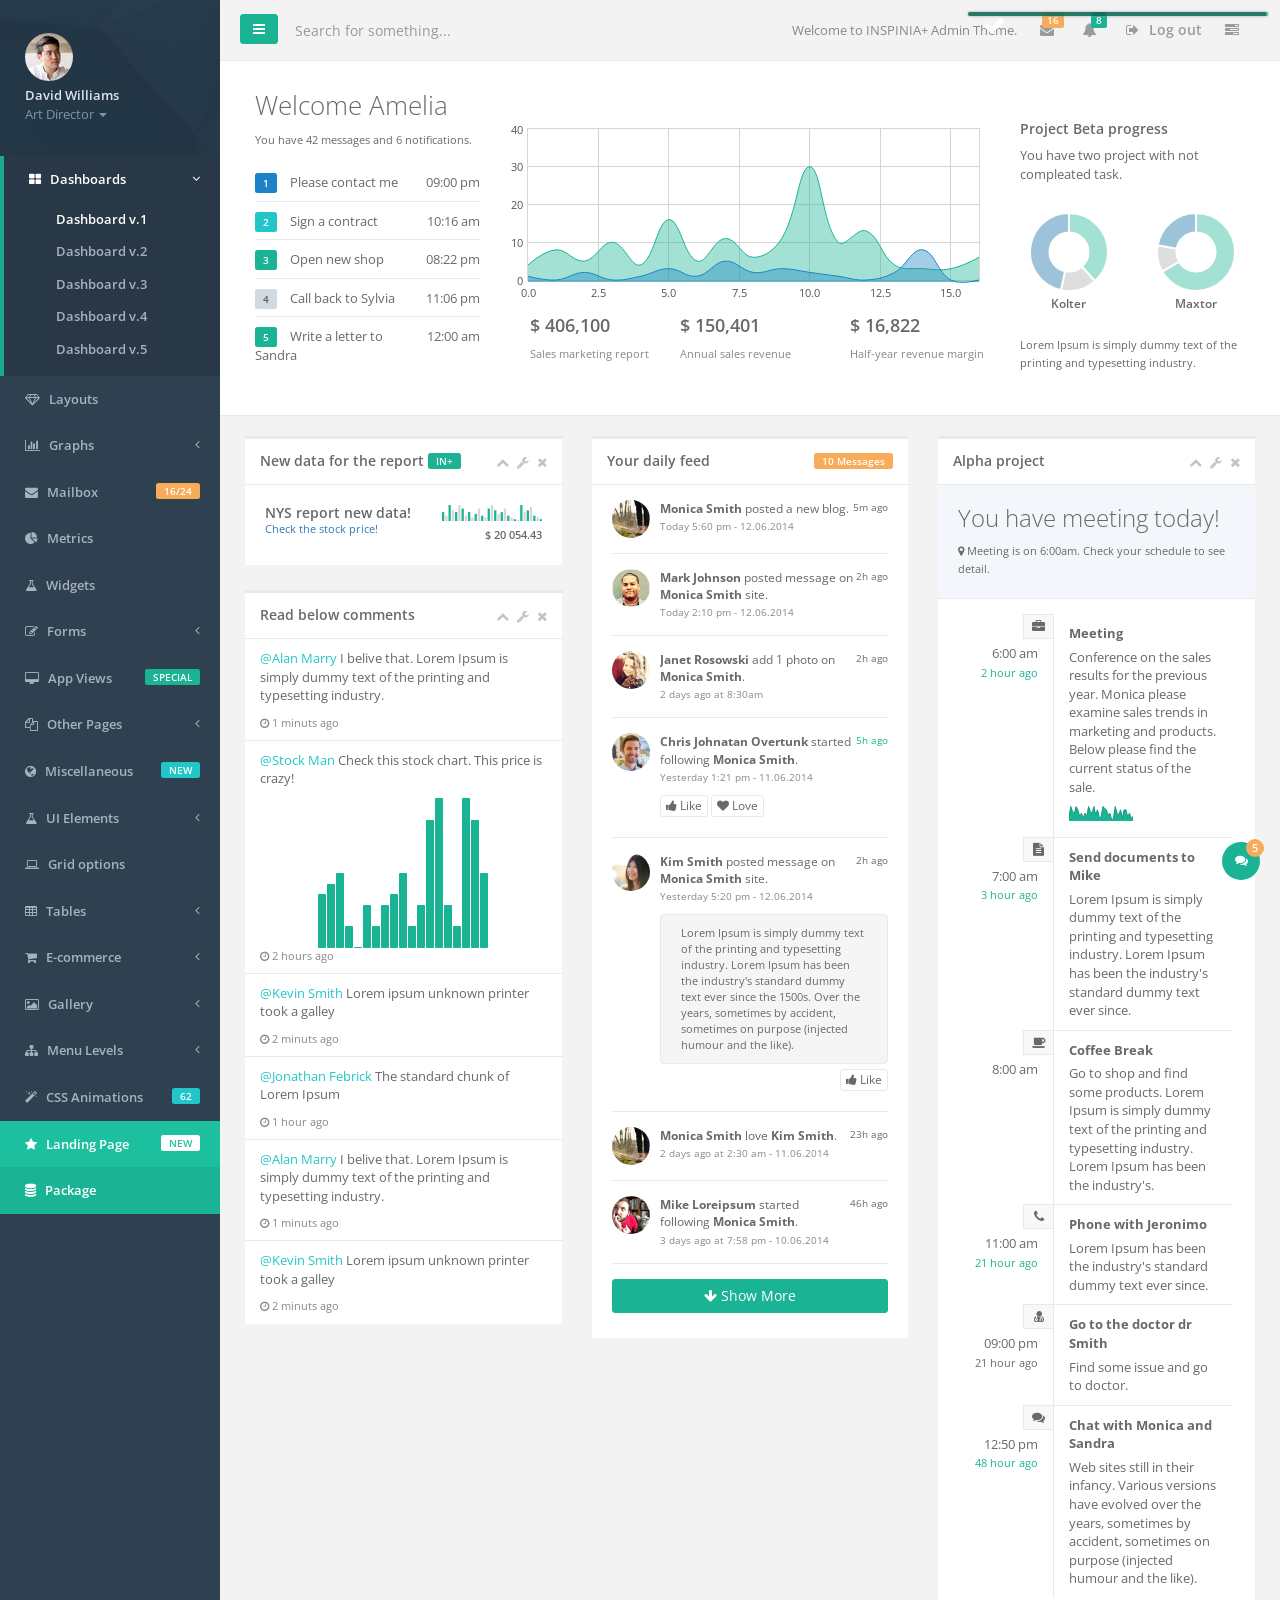
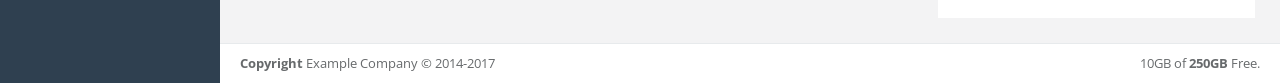
<file: src/static/index.html>
<!--
*
*  INSPINIA - Responsive Admin Theme
*  version 2.6
*
-->

<!DOCTYPE html>
<html>

<head>

    <meta charset="utf-8">
    <meta name="viewport" content="width=device-width, initial-scale=1.0">
    <meta http-equiv="X-UA-Compatible" content="IE=edge">

    <title>INSPINIA | Dashboard</title>

    <link href="css/bootstrap.min.css" rel="stylesheet">
    <link href="font-awesome/css/font-awesome.css" rel="stylesheet">

    <!-- Toastr style -->
    <link href="css/plugins/toastr/toastr.min.css" rel="stylesheet">

    <!-- Gritter -->
    <link href="js/plugins/gritter/jquery.gritter.css" rel="stylesheet">

    <link href="css/animate.css" rel="stylesheet">
    <link href="css/style.css" rel="stylesheet">

</head>

<body>
    <div id="wrapper">
        <nav class="navbar-default navbar-static-side" role="navigation">
            <div class="sidebar-collapse">
                <ul class="nav metismenu" id="side-menu">
                    <li class="nav-header">
                        <div class="dropdown profile-element"> <span>
                            <img alt="image" class="img-circle" src="img/profile_small.jpg" />
                             </span>
                            <a data-toggle="dropdown" class="dropdown-toggle" href="#">
                            <span class="clear"> <span class="block m-t-xs"> <strong class="font-bold">David Williams</strong>
                             </span> <span class="text-muted text-xs block">Art Director <b class="caret"></b></span> </span> </a>
                            <ul class="dropdown-menu animated fadeInRight m-t-xs">
                                <li><a href="profile.html">Profile</a></li>
                                <li><a href="contacts.html">Contacts</a></li>
                                <li><a href="mailbox.html">Mailbox</a></li>
                                <li class="divider"></li>
                                <li><a href="login.html">Logout</a></li>
                            </ul>
                        </div>
                        <div class="logo-element">
                            IN+
                        </div>
                    </li>
                    <li class="active">
                        <a href="index.html"><i class="fa fa-th-large"></i> <span class="nav-label">Dashboards</span> <span class="fa arrow"></span></a>
                        <ul class="nav nav-second-level">
                            <li class="active"><a href="index.html">Dashboard v.1</a></li>
                            <li><a href="dashboard_2.html">Dashboard v.2</a></li>
                            <li><a href="dashboard_3.html">Dashboard v.3</a></li>
                            <li><a href="dashboard_4_1.html">Dashboard v.4</a></li>
                            <li><a href="dashboard_5.html">Dashboard v.5 </a></li>
                        </ul>
                    </li>
                    <li>
                        <a href="layouts.html"><i class="fa fa-diamond"></i> <span class="nav-label">Layouts</span></a>
                    </li>
                    <li>
                        <a href="#"><i class="fa fa-bar-chart-o"></i> <span class="nav-label">Graphs</span><span class="fa arrow"></span></a>
                        <ul class="nav nav-second-level collapse">
                            <li><a href="graph_flot.html">Flot Charts</a></li>
                            <li><a href="graph_morris.html">Morris.js Charts</a></li>
                            <li><a href="graph_rickshaw.html">Rickshaw Charts</a></li>
                            <li><a href="graph_chartjs.html">Chart.js</a></li>
                            <li><a href="graph_chartist.html">Chartist</a></li>
                            <li><a href="c3.html">c3 charts</a></li>
                            <li><a href="graph_peity.html">Peity Charts</a></li>
                            <li><a href="graph_sparkline.html">Sparkline Charts</a></li>
                        </ul>
                    </li>
                    <li>
                        <a href="mailbox.html"><i class="fa fa-envelope"></i> <span class="nav-label">Mailbox </span><span class="label label-warning pull-right">16/24</span></a>
                        <ul class="nav nav-second-level collapse">
                            <li><a href="mailbox.html">Inbox</a></li>
                            <li><a href="mail_detail.html">Email view</a></li>
                            <li><a href="mail_compose.html">Compose email</a></li>
                            <li><a href="email_template.html">Email templates</a></li>
                        </ul>
                    </li>
                    <li>
                        <a href="metrics.html"><i class="fa fa-pie-chart"></i> <span class="nav-label">Metrics</span>  </a>
                    </li>
                    <li>
                        <a href="widgets.html"><i class="fa fa-flask"></i> <span class="nav-label">Widgets</span></a>
                    </li>
                    <li>
                        <a href="#"><i class="fa fa-edit"></i> <span class="nav-label">Forms</span><span class="fa arrow"></span></a>
                        <ul class="nav nav-second-level collapse">
                            <li><a href="form_basic.html">Basic form</a></li>
                            <li><a href="form_advanced.html">Advanced Plugins</a></li>
                            <li><a href="form_wizard.html">Wizard</a></li>
                            <li><a href="form_file_upload.html">File Upload</a></li>
                            <li><a href="form_editors.html">Text Editor</a></li>
                            <li><a href="form_autocomplete.html">Autocomplete</a></li>
                            <li><a href="form_markdown.html">Markdown</a></li>
                        </ul>
                    </li>
                    <li>
                        <a href="#"><i class="fa fa-desktop"></i> <span class="nav-label">App Views</span>  <span class="pull-right label label-primary">SPECIAL</span></a>
                        <ul class="nav nav-second-level collapse">
                            <li><a href="contacts.html">Contacts</a></li>
                            <li><a href="profile.html">Profile</a></li>
                            <li><a href="profile_2.html">Profile v.2</a></li>
                            <li><a href="contacts_2.html">Contacts v.2</a></li>
                            <li><a href="projects.html">Projects</a></li>
                            <li><a href="project_detail.html">Project detail</a></li>
                            <li><a href="teams_board.html">Teams board</a></li>
                            <li><a href="social_feed.html">Social feed</a></li>
                            <li><a href="clients.html">Clients</a></li>
                            <li><a href="full_height.html">Outlook view</a></li>
                            <li><a href="vote_list.html">Vote list</a></li>
                            <li><a href="file_manager.html">File manager</a></li>
                            <li><a href="calendar.html">Calendar</a></li>
                            <li><a href="issue_tracker.html">Issue tracker</a></li>
                            <li><a href="blog.html">Blog</a></li>
                            <li><a href="article.html">Article</a></li>
                            <li><a href="faq.html">FAQ</a></li>
                            <li><a href="timeline.html">Timeline</a></li>
                            <li><a href="pin_board.html">Pin board</a></li>
                        </ul>
                    </li>
                    <li>
                        <a href="#"><i class="fa fa-files-o"></i> <span class="nav-label">Other Pages</span><span class="fa arrow"></span></a>
                        <ul class="nav nav-second-level collapse">
                            <li><a href="search_results.html">Search results</a></li>
                            <li><a href="lockscreen.html">Lockscreen</a></li>
                            <li><a href="invoice.html">Invoice</a></li>
                            <li><a href="login.html">Login</a></li>
                            <li><a href="login_two_columns.html">Login v.2</a></li>
                            <li><a href="forgot_password.html">Forget password</a></li>
                            <li><a href="register.html">Register</a></li>
                            <li><a href="404.html">404 Page</a></li>
                            <li><a href="500.html">500 Page</a></li>
                            <li><a href="empty_page.html">Empty page</a></li>
                        </ul>
                    </li>
                    <li>
                        <a href="#"><i class="fa fa-globe"></i> <span class="nav-label">Miscellaneous</span><span class="label label-info pull-right">NEW</span></a>
                        <ul class="nav nav-second-level collapse">
                            <li><a href="toastr_notifications.html">Notification</a></li>
                            <li><a href="nestable_list.html">Nestable list</a></li>
                            <li><a href="agile_board.html">Agile board</a></li>
                            <li><a href="timeline_2.html">Timeline v.2</a></li>
                            <li><a href="diff.html">Diff</a></li>
                            <li><a href="pdf_viewer.html">PDF viewer</a></li>
                            <li><a href="i18support.html">i18 support</a></li>
                            <li><a href="sweetalert.html">Sweet alert</a></li>
                            <li><a href="idle_timer.html">Idle timer</a></li>
                            <li><a href="truncate.html">Truncate</a></li>
                            <li><a href="spinners.html">Spinners</a></li>
                            <li><a href="tinycon.html">Live favicon</a></li>
                            <li><a href="google_maps.html">Google maps</a></li>
                            <li><a href="datamaps.html">Datamaps</a></li>
                            <li><a href="social_buttons.html">Social buttons</a></li>
                            <li><a href="code_editor.html">Code editor</a></li>
                            <li><a href="modal_window.html">Modal window</a></li>
                            <li><a href="clipboard.html">Clipboard</a></li>
                            <li><a href="forum_main.html">Forum view</a></li>
                            <li><a href="validation.html">Validation</a></li>
                            <li><a href="tree_view.html">Tree view</a></li>
                            <li><a href="loading_buttons.html">Loading buttons</a></li>
                            <li><a href="chat_view.html">Chat view</a></li>
                            <li><a href="masonry.html">Masonry</a></li>
                            <li><a href="tour.html">Tour</a></li>
                        </ul>
                    </li>
                    <li>
                        <a href="#"><i class="fa fa-flask"></i> <span class="nav-label">UI Elements</span><span class="fa arrow"></span></a>
                        <ul class="nav nav-second-level collapse">
                            <li><a href="typography.html">Typography</a></li>
                            <li><a href="icons.html">Icons</a></li>
                            <li><a href="draggable_panels.html">Draggable Panels</a></li> <li><a href="resizeable_panels.html">Resizeable Panels</a></li>
                            <li><a href="buttons.html">Buttons</a></li>
                            <li><a href="video.html">Video</a></li>
                            <li><a href="tabs_panels.html">Panels</a></li>
                            <li><a href="tabs.html">Tabs</a></li>
                            <li><a href="notifications.html">Notifications & Tooltips</a></li>
                            <li><a href="helper_classes.html">Helper css classes</a></li>
                            <li><a href="badges_labels.html">Badges, Labels, Progress</a></li>
                        </ul>
                    </li>

                    <li>
                        <a href="grid_options.html"><i class="fa fa-laptop"></i> <span class="nav-label">Grid options</span></a>
                    </li>
                    <li>
                        <a href="#"><i class="fa fa-table"></i> <span class="nav-label">Tables</span><span class="fa arrow"></span></a>
                        <ul class="nav nav-second-level collapse">
                            <li><a href="table_basic.html">Static Tables</a></li>
                            <li><a href="table_data_tables.html">Data Tables</a></li>
                            <li><a href="table_foo_table.html">Foo Tables</a></li>
                            <li><a href="jq_grid.html">jqGrid</a></li>
                        </ul>
                    </li>
                    <li>
                        <a href="#"><i class="fa fa-shopping-cart"></i> <span class="nav-label">E-commerce</span><span class="fa arrow"></span></a>
                        <ul class="nav nav-second-level collapse">
                            <li><a href="ecommerce_products_grid.html">Products grid</a></li>
                            <li><a href="ecommerce_product_list.html">Products list</a></li>
                            <li><a href="ecommerce_product.html">Product edit</a></li>
                            <li><a href="ecommerce_product_detail.html">Product detail</a></li>
                            <li><a href="ecommerce-cart.html">Cart</a></li>
                            <li><a href="ecommerce-orders.html">Orders</a></li>
                            <li><a href="ecommerce_payments.html">Credit Card form</a></li>
                        </ul>
                    </li>
                    <li>
                        <a href="#"><i class="fa fa-picture-o"></i> <span class="nav-label">Gallery</span><span class="fa arrow"></span></a>
                        <ul class="nav nav-second-level collapse">
                            <li><a href="basic_gallery.html">Lightbox Gallery</a></li>
                            <li><a href="slick_carousel.html">Slick Carousel</a></li>
                            <li><a href="carousel.html">Bootstrap Carousel</a></li>

                        </ul>
                    </li>
                    <li>
                        <a href="#"><i class="fa fa-sitemap"></i> <span class="nav-label">Menu Levels </span><span class="fa arrow"></span></a>
                        <ul class="nav nav-second-level collapse">
                            <li>
                                <a href="#">Third Level <span class="fa arrow"></span></a>
                                <ul class="nav nav-third-level">
                                    <li>
                                        <a href="#">Third Level Item</a>
                                    </li>
                                    <li>
                                        <a href="#">Third Level Item</a>
                                    </li>
                                    <li>
                                        <a href="#">Third Level Item</a>
                                    </li>

                                </ul>
                            </li>
                            <li><a href="#">Second Level Item</a></li>
                            <li>
                                <a href="#">Second Level Item</a></li>
                            <li>
                                <a href="#">Second Level Item</a></li>
                        </ul>
                    </li>
                    <li>
                        <a href="css_animation.html"><i class="fa fa-magic"></i> <span class="nav-label">CSS Animations </span><span class="label label-info pull-right">62</span></a>
                    </li>
                    <li class="landing_link">
                        <a target="_blank" href="landing.html"><i class="fa fa-star"></i> <span class="nav-label">Landing Page</span> <span class="label label-warning pull-right">NEW</span></a>
                    </li>
                    <li class="special_link">
                        <a href="package.html"><i class="fa fa-database"></i> <span class="nav-label">Package</span></a>
                    </li>
                </ul>

            </div>
        </nav>

        <div id="page-wrapper" class="gray-bg dashbard-1">
        <div class="row border-bottom">
        <nav class="navbar navbar-static-top" role="navigation" style="margin-bottom: 0">
        <div class="navbar-header">
            <a class="navbar-minimalize minimalize-styl-2 btn btn-primary " href="#"><i class="fa fa-bars"></i> </a>
            <form role="search" class="navbar-form-custom" action="search_results.html">
                <div class="form-group">
                    <input type="text" placeholder="Search for something..." class="form-control" name="top-search" id="top-search">
                </div>
            </form>
        </div>
            <ul class="nav navbar-top-links navbar-right">
                <li>
                    <span class="m-r-sm text-muted welcome-message">Welcome to INSPINIA+ Admin Theme.</span>
                </li>
                <li class="dropdown">
                    <a class="dropdown-toggle count-info" data-toggle="dropdown" href="#">
                        <i class="fa fa-envelope"></i>  <span class="label label-warning">16</span>
                    </a>
                    <ul class="dropdown-menu dropdown-messages">
                        <li>
                            <div class="dropdown-messages-box">
                                <a href="profile.html" class="pull-left">
                                    <img alt="image" class="img-circle" src="img/a7.jpg">
                                </a>
                                <div class="media-body">
                                    <small class="pull-right">46h ago</small>
                                    <strong>Mike Loreipsum</strong> started following <strong>Monica Smith</strong>. <br>
                                    <small class="text-muted">3 days ago at 7:58 pm - 10.06.2014</small>
                                </div>
                            </div>
                        </li>
                        <li class="divider"></li>
                        <li>
                            <div class="dropdown-messages-box">
                                <a href="profile.html" class="pull-left">
                                    <img alt="image" class="img-circle" src="img/a4.jpg">
                                </a>
                                <div class="media-body ">
                                    <small class="pull-right text-navy">5h ago</small>
                                    <strong>Chris Johnatan Overtunk</strong> started following <strong>Monica Smith</strong>. <br>
                                    <small class="text-muted">Yesterday 1:21 pm - 11.06.2014</small>
                                </div>
                            </div>
                        </li>
                        <li class="divider"></li>
                        <li>
                            <div class="dropdown-messages-box">
                                <a href="profile.html" class="pull-left">
                                    <img alt="image" class="img-circle" src="img/profile.jpg">
                                </a>
                                <div class="media-body ">
                                    <small class="pull-right">23h ago</small>
                                    <strong>Monica Smith</strong> love <strong>Kim Smith</strong>. <br>
                                    <small class="text-muted">2 days ago at 2:30 am - 11.06.2014</small>
                                </div>
                            </div>
                        </li>
                        <li class="divider"></li>
                        <li>
                            <div class="text-center link-block">
                                <a href="mailbox.html">
                                    <i class="fa fa-envelope"></i> <strong>Read All Messages</strong>
                                </a>
                            </div>
                        </li>
                    </ul>
                </li>
                <li class="dropdown">
                    <a class="dropdown-toggle count-info" data-toggle="dropdown" href="#">
                        <i class="fa fa-bell"></i>  <span class="label label-primary">8</span>
                    </a>
                    <ul class="dropdown-menu dropdown-alerts">
                        <li>
                            <a href="mailbox.html">
                                <div>
                                    <i class="fa fa-envelope fa-fw"></i> You have 16 messages
                                    <span class="pull-right text-muted small">4 minutes ago</span>
                                </div>
                            </a>
                        </li>
                        <li class="divider"></li>
                        <li>
                            <a href="profile.html">
                                <div>
                                    <i class="fa fa-twitter fa-fw"></i> 3 New Followers
                                    <span class="pull-right text-muted small">12 minutes ago</span>
                                </div>
                            </a>
                        </li>
                        <li class="divider"></li>
                        <li>
                            <a href="grid_options.html">
                                <div>
                                    <i class="fa fa-upload fa-fw"></i> Server Rebooted
                                    <span class="pull-right text-muted small">4 minutes ago</span>
                                </div>
                            </a>
                        </li>
                        <li class="divider"></li>
                        <li>
                            <div class="text-center link-block">
                                <a href="notifications.html">
                                    <strong>See All Alerts</strong>
                                    <i class="fa fa-angle-right"></i>
                                </a>
                            </div>
                        </li>
                    </ul>
                </li>


                <li>
                    <a href="login.html">
                        <i class="fa fa-sign-out"></i> Log out
                    </a>
                </li>
                <li>
                    <a class="right-sidebar-toggle">
                        <i class="fa fa-tasks"></i>
                    </a>
                </li>
            </ul>

        </nav>
        </div>
                <div class="row  border-bottom white-bg dashboard-header">

                    <div class="col-sm-3">
                        <h2>Welcome Amelia</h2>
                        <small>You have 42 messages and 6 notifications.</small>
                        <ul class="list-group clear-list m-t">
                            <li class="list-group-item fist-item">
                                <span class="pull-right">
                                    09:00 pm
                                </span>
                                <span class="label label-success">1</span> Please contact me
                            </li>
                            <li class="list-group-item">
                                <span class="pull-right">
                                    10:16 am
                                </span>
                                <span class="label label-info">2</span> Sign a contract
                            </li>
                            <li class="list-group-item">
                                <span class="pull-right">
                                    08:22 pm
                                </span>
                                <span class="label label-primary">3</span> Open new shop
                            </li>
                            <li class="list-group-item">
                                <span class="pull-right">
                                    11:06 pm
                                </span>
                                <span class="label label-default">4</span> Call back to Sylvia
                            </li>
                            <li class="list-group-item">
                                <span class="pull-right">
                                    12:00 am
                                </span>
                                <span class="label label-primary">5</span> Write a letter to Sandra
                            </li>
                        </ul>
                    </div>
                    <div class="col-sm-6">
                        <div class="flot-chart dashboard-chart">
                            <div class="flot-chart-content" id="flot-dashboard-chart"></div>
                        </div>
                        <div class="row text-left">
                            <div class="col-xs-4">
                                <div class=" m-l-md">
                                <span class="h4 font-bold m-t block">$ 406,100</span>
                                <small class="text-muted m-b block">Sales marketing report</small>
                                </div>
                            </div>
                            <div class="col-xs-4">
                                <span class="h4 font-bold m-t block">$ 150,401</span>
                                <small class="text-muted m-b block">Annual sales revenue</small>
                            </div>
                            <div class="col-xs-4">
                                <span class="h4 font-bold m-t block">$ 16,822</span>
                                <small class="text-muted m-b block">Half-year revenue margin</small>
                            </div>

                        </div>
                    </div>
                    <div class="col-sm-3">
                        <div class="statistic-box">
                        <h4>
                            Project Beta progress
                        </h4>
                        <p>
                            You have two project with not compleated task.
                        </p>
                            <div class="row text-center">
                                <div class="col-lg-6">
                                    <canvas id="doughnutChart2" width="80" height="80" style="margin: 18px auto 0"></canvas>
                                    <h5 >Kolter</h5>
                                </div>
                                <div class="col-lg-6">
                                    <canvas id="doughnutChart" width="80" height="80" style="margin: 18px auto 0"></canvas>
                                    <h5 >Maxtor</h5>
                                </div>
                            </div>
                            <div class="m-t">
                                <small>Lorem Ipsum is simply dummy text of the printing and typesetting industry.</small>
                            </div>

                        </div>
                    </div>

            </div>
        <div class="row">
            <div class="col-lg-12">
                <div class="wrapper wrapper-content">
                        <div class="row">
                        <div class="col-lg-4">
                            <div class="ibox float-e-margins">
                                <div class="ibox-title">
                                    <h5>New data for the report</h5> <span class="label label-primary">IN+</span>
                                    <div class="ibox-tools">
                                        <a class="collapse-link">
                                            <i class="fa fa-chevron-up"></i>
                                        </a>
                                        <a class="dropdown-toggle" data-toggle="dropdown" href="#">
                                            <i class="fa fa-wrench"></i>
                                        </a>
                                        <ul class="dropdown-menu dropdown-user">
                                            <li><a href="#">Config option 1</a>
                                            </li>
                                            <li><a href="#">Config option 2</a>
                                            </li>
                                        </ul>
                                        <a class="close-link">
                                            <i class="fa fa-times"></i>
                                        </a>
                                    </div>
                                </div>
                                <div class="ibox-content">
                                    <div>

                                        <div class="pull-right text-right">

                                            <span class="bar_dashboard">5,3,9,6,5,9,7,3,5,2,4,7,3,2,7,9,6,4,5,7,3,2,1,0,9,5,6,8,3,2,1</span>
                                            <br/>
                                            <small class="font-bold">$ 20 054.43</small>
                                        </div>
                                        <h4>NYS report new data!
                                            <br/>
                                            <small class="m-r"><a href="graph_flot.html"> Check the stock price! </a> </small>
                                        </h4>
                                        </div>
                                    </div>
                                </div>
                            <div class="ibox float-e-margins">
                                <div class="ibox-title">
                                    <h5>Read below comments</h5>
                                    <div class="ibox-tools">
                                        <a class="collapse-link">
                                            <i class="fa fa-chevron-up"></i>
                                        </a>
                                        <a class="dropdown-toggle" data-toggle="dropdown" href="#">
                                            <i class="fa fa-wrench"></i>
                                        </a>
                                        <ul class="dropdown-menu dropdown-user">
                                            <li><a href="#">Config option 1</a>
                                            </li>
                                            <li><a href="#">Config option 2</a>
                                            </li>
                                        </ul>
                                        <a class="close-link">
                                            <i class="fa fa-times"></i>
                                        </a>
                                    </div>
                                </div>
                                <div class="ibox-content no-padding">
                                    <ul class="list-group">
                                        <li class="list-group-item">
                                            <p><a class="text-info" href="#">@Alan Marry</a> I belive that. Lorem Ipsum is simply dummy text of the printing and typesetting industry.</p>
                                            <small class="block text-muted"><i class="fa fa-clock-o"></i> 1 minuts ago</small>
                                        </li>
                                        <li class="list-group-item">
                                            <p><a class="text-info" href="#">@Stock Man</a> Check this stock chart. This price is crazy! </p>
                                            <div class="text-center m">
                                                <span id="sparkline8"></span>
                                            </div>
                                            <small class="block text-muted"><i class="fa fa-clock-o"></i> 2 hours ago</small>
                                        </li>
                                        <li class="list-group-item">
                                            <p><a class="text-info" href="#">@Kevin Smith</a> Lorem ipsum unknown printer took a galley </p>
                                            <small class="block text-muted"><i class="fa fa-clock-o"></i> 2 minuts ago</small>
                                        </li>
                                        <li class="list-group-item ">
                                            <p><a class="text-info" href="#">@Jonathan Febrick</a> The standard chunk of Lorem Ipsum</p>
                                            <small class="block text-muted"><i class="fa fa-clock-o"></i> 1 hour ago</small>
                                        </li>
                                        <li class="list-group-item">
                                            <p><a class="text-info" href="#">@Alan Marry</a> I belive that. Lorem Ipsum is simply dummy text of the printing and typesetting industry.</p>
                                            <small class="block text-muted"><i class="fa fa-clock-o"></i> 1 minuts ago</small>
                                        </li>
                                        <li class="list-group-item">
                                            <p><a class="text-info" href="#">@Kevin Smith</a> Lorem ipsum unknown printer took a galley </p>
                                            <small class="block text-muted"><i class="fa fa-clock-o"></i> 2 minuts ago</small>
                                        </li>
                                    </ul>
                                </div>
                            </div>
                        </div>
                            <div class="col-lg-4">
                                <div class="ibox float-e-margins">
                                    <div class="ibox-title">
                                        <h5>Your daily feed</h5>
                                        <div class="ibox-tools">
                                            <span class="label label-warning-light pull-right">10 Messages</span>
                                           </div>
                                    </div>
                                    <div class="ibox-content">

                                        <div>
                                            <div class="feed-activity-list">

                                                <div class="feed-element">
                                                    <a href="profile.html" class="pull-left">
                                                        <img alt="image" class="img-circle" src="img/profile.jpg">
                                                    </a>
                                                    <div class="media-body ">
                                                        <small class="pull-right">5m ago</small>
                                                        <strong>Monica Smith</strong> posted a new blog. <br>
                                                        <small class="text-muted">Today 5:60 pm - 12.06.2014</small>

                                                    </div>
                                                </div>

                                                <div class="feed-element">
                                                    <a href="profile.html" class="pull-left">
                                                        <img alt="image" class="img-circle" src="img/a2.jpg">
                                                    </a>
                                                    <div class="media-body ">
                                                        <small class="pull-right">2h ago</small>
                                                        <strong>Mark Johnson</strong> posted message on <strong>Monica Smith</strong> site. <br>
                                                        <small class="text-muted">Today 2:10 pm - 12.06.2014</small>
                                                    </div>
                                                </div>
                                                <div class="feed-element">
                                                    <a href="profile.html" class="pull-left">
                                                        <img alt="image" class="img-circle" src="img/a3.jpg">
                                                    </a>
                                                    <div class="media-body ">
                                                        <small class="pull-right">2h ago</small>
                                                        <strong>Janet Rosowski</strong> add 1 photo on <strong>Monica Smith</strong>. <br>
                                                        <small class="text-muted">2 days ago at 8:30am</small>
                                                    </div>
                                                </div>
                                                <div class="feed-element">
                                                    <a href="profile.html" class="pull-left">
                                                        <img alt="image" class="img-circle" src="img/a4.jpg">
                                                    </a>
                                                    <div class="media-body ">
                                                        <small class="pull-right text-navy">5h ago</small>
                                                        <strong>Chris Johnatan Overtunk</strong> started following <strong>Monica Smith</strong>. <br>
                                                        <small class="text-muted">Yesterday 1:21 pm - 11.06.2014</small>
                                                        <div class="actions">
                                                            <a class="btn btn-xs btn-white"><i class="fa fa-thumbs-up"></i> Like </a>
                                                            <a class="btn btn-xs btn-white"><i class="fa fa-heart"></i> Love</a>
                                                        </div>
                                                    </div>
                                                </div>
                                                <div class="feed-element">
                                                    <a href="profile.html" class="pull-left">
                                                        <img alt="image" class="img-circle" src="img/a5.jpg">
                                                    </a>
                                                    <div class="media-body ">
                                                        <small class="pull-right">2h ago</small>
                                                        <strong>Kim Smith</strong> posted message on <strong>Monica Smith</strong> site. <br>
                                                        <small class="text-muted">Yesterday 5:20 pm - 12.06.2014</small>
                                                        <div class="well">
                                                            Lorem Ipsum is simply dummy text of the printing and typesetting industry. Lorem Ipsum has been the industry's standard dummy text ever since the 1500s.
                                                            Over the years, sometimes by accident, sometimes on purpose (injected humour and the like).
                                                        </div>
                                                        <div class="pull-right">
                                                            <a class="btn btn-xs btn-white"><i class="fa fa-thumbs-up"></i> Like </a>
                                                        </div>
                                                    </div>
                                                </div>
                                                <div class="feed-element">
                                                    <a href="profile.html" class="pull-left">
                                                        <img alt="image" class="img-circle" src="img/profile.jpg">
                                                    </a>
                                                    <div class="media-body ">
                                                        <small class="pull-right">23h ago</small>
                                                        <strong>Monica Smith</strong> love <strong>Kim Smith</strong>. <br>
                                                        <small class="text-muted">2 days ago at 2:30 am - 11.06.2014</small>
                                                    </div>
                                                </div>
                                                <div class="feed-element">
                                                    <a href="profile.html" class="pull-left">
                                                        <img alt="image" class="img-circle" src="img/a7.jpg">
                                                    </a>
                                                    <div class="media-body ">
                                                        <small class="pull-right">46h ago</small>
                                                        <strong>Mike Loreipsum</strong> started following <strong>Monica Smith</strong>. <br>
                                                        <small class="text-muted">3 days ago at 7:58 pm - 10.06.2014</small>
                                                    </div>
                                                </div>
                                            </div>

                                            <button class="btn btn-primary btn-block m-t"><i class="fa fa-arrow-down"></i> Show More</button>

                                        </div>

                                    </div>
                                </div>

                            </div>
                        <div class="col-lg-4">
                            <div class="ibox float-e-margins">
                                <div class="ibox-title">
                                    <h5>Alpha project</h5>
                                    <div class="ibox-tools">
                                        <a class="collapse-link">
                                            <i class="fa fa-chevron-up"></i>
                                        </a>
                                        <a class="dropdown-toggle" data-toggle="dropdown" href="#">
                                            <i class="fa fa-wrench"></i>
                                        </a>
                                        <ul class="dropdown-menu dropdown-user">
                                            <li><a href="#">Config option 1</a>
                                            </li>
                                            <li><a href="#">Config option 2</a>
                                            </li>
                                        </ul>
                                        <a class="close-link">
                                            <i class="fa fa-times"></i>
                                        </a>
                                    </div>
                                </div>
                                <div class="ibox-content ibox-heading">
                                    <h3>You have meeting today!</h3>
                                    <small><i class="fa fa-map-marker"></i> Meeting is on 6:00am. Check your schedule to see detail.</small>
                                </div>
                                <div class="ibox-content inspinia-timeline">

                                    <div class="timeline-item">
                                        <div class="row">
                                            <div class="col-xs-3 date">
                                                <i class="fa fa-briefcase"></i>
                                                6:00 am
                                                <br/>
                                                <small class="text-navy">2 hour ago</small>
                                            </div>
                                            <div class="col-xs-7 content no-top-border">
                                                <p class="m-b-xs"><strong>Meeting</strong></p>

                                                <p>Conference on the sales results for the previous year. Monica please examine sales trends in marketing and products. Below please find the current status of the
                                                    sale.</p>

                                                <p><span data-diameter="40" class="updating-chart">5,3,9,6,5,9,7,3,5,2,5,3,9,6,5,9,4,7,3,2,9,8,7,4,5,1,2,9,5,4,7,2,7,7,3,5,2</span></p>
                                            </div>
                                        </div>
                                    </div>
                                    <div class="timeline-item">
                                        <div class="row">
                                            <div class="col-xs-3 date">
                                                <i class="fa fa-file-text"></i>
                                                7:00 am
                                                <br/>
                                                <small class="text-navy">3 hour ago</small>
                                            </div>
                                            <div class="col-xs-7 content">
                                                <p class="m-b-xs"><strong>Send documents to Mike</strong></p>
                                                <p>Lorem Ipsum is simply dummy text of the printing and typesetting industry. Lorem Ipsum has been the industry's standard dummy text ever since.</p>
                                            </div>
                                        </div>
                                    </div>
                                    <div class="timeline-item">
                                        <div class="row">
                                            <div class="col-xs-3 date">
                                                <i class="fa fa-coffee"></i>
                                                8:00 am
                                                <br/>
                                            </div>
                                            <div class="col-xs-7 content">
                                                <p class="m-b-xs"><strong>Coffee Break</strong></p>
                                                <p>
                                                    Go to shop and find some products.
                                                    Lorem Ipsum is simply dummy text of the printing and typesetting industry. Lorem Ipsum has been the industry's.
                                                </p>
                                            </div>
                                        </div>
                                    </div>
                                    <div class="timeline-item">
                                        <div class="row">
                                            <div class="col-xs-3 date">
                                                <i class="fa fa-phone"></i>
                                                11:00 am
                                                <br/>
                                                <small class="text-navy">21 hour ago</small>
                                            </div>
                                            <div class="col-xs-7 content">
                                                <p class="m-b-xs"><strong>Phone with Jeronimo</strong></p>
                                                <p>
                                                    Lorem Ipsum has been the industry's standard dummy text ever since.
                                                </p>
                                            </div>
                                        </div>
                                    </div>
                                    <div class="timeline-item">
                                        <div class="row">
                                            <div class="col-xs-3 date">
                                                <i class="fa fa-user-md"></i>
                                                09:00 pm
                                                <br/>
                                                <small>21 hour ago</small>
                                            </div>
                                            <div class="col-xs-7 content">
                                                <p class="m-b-xs"><strong>Go to the doctor dr Smith</strong></p>
                                                <p>
                                                    Find some issue and go to doctor.
                                                </p>
                                            </div>
                                        </div>
                                    </div>
                                    <div class="timeline-item">
                                        <div class="row">
                                            <div class="col-xs-3 date">
                                                <i class="fa fa-comments"></i>
                                                12:50 pm
                                                <br/>
                                                <small class="text-navy">48 hour ago</small>
                                            </div>
                                            <div class="col-xs-7 content">
                                                <p class="m-b-xs"><strong>Chat with Monica and Sandra</strong></p>
                                                <p>
                                                    Web sites still in their infancy. Various versions have evolved over the years, sometimes by accident, sometimes on purpose (injected humour and the like).
                                                </p>
                                            </div>
                                        </div>
                                    </div>

                                </div>
                            </div>
                        </div>

                        </div>
                </div>
                <div class="footer">
                    <div class="pull-right">
                        10GB of <strong>250GB</strong> Free.
                    </div>
                    <div>
                        <strong>Copyright</strong> Example Company &copy; 2014-2017
                    </div>
                </div>
            </div>
        </div>

        </div>
        <div class="small-chat-box fadeInRight animated">

            <div class="heading" draggable="true">
                <small class="chat-date pull-right">
                    02.19.2015
                </small>
                Small chat
            </div>

            <div class="content">

                <div class="left">
                    <div class="author-name">
                        Monica Jackson <small class="chat-date">
                        10:02 am
                    </small>
                    </div>
                    <div class="chat-message active">
                        Lorem Ipsum is simply dummy text input.
                    </div>

                </div>
                <div class="right">
                    <div class="author-name">
                        Mick Smith
                        <small class="chat-date">
                            11:24 am
                        </small>
                    </div>
                    <div class="chat-message">
                        Lorem Ipsum is simpl.
                    </div>
                </div>
                <div class="left">
                    <div class="author-name">
                        Alice Novak
                        <small class="chat-date">
                            08:45 pm
                        </small>
                    </div>
                    <div class="chat-message active">
                        Check this stock char.
                    </div>
                </div>
                <div class="right">
                    <div class="author-name">
                        Anna Lamson
                        <small class="chat-date">
                            11:24 am
                        </small>
                    </div>
                    <div class="chat-message">
                        The standard chunk of Lorem Ipsum
                    </div>
                </div>
                <div class="left">
                    <div class="author-name">
                        Mick Lane
                        <small class="chat-date">
                            08:45 pm
                        </small>
                    </div>
                    <div class="chat-message active">
                        I belive that. Lorem Ipsum is simply dummy text.
                    </div>
                </div>


            </div>
            <div class="form-chat">
                <div class="input-group input-group-sm">
                    <input type="text" class="form-control">
                    <span class="input-group-btn"> <button
                        class="btn btn-primary" type="button">Send
                </button> </span></div>
            </div>

        </div>
        <div id="small-chat">

            <span class="badge badge-warning pull-right">5</span>
            <a class="open-small-chat">
                <i class="fa fa-comments"></i>

            </a>
        </div>
        <div id="right-sidebar" class="animated">
            <div class="sidebar-container">

                <ul class="nav nav-tabs navs-3">

                    <li class="active"><a data-toggle="tab" href="#tab-1">
                        Notes
                    </a></li>
                    <li><a data-toggle="tab" href="#tab-2">
                        Projects
                    </a></li>
                    <li class=""><a data-toggle="tab" href="#tab-3">
                        <i class="fa fa-gear"></i>
                    </a></li>
                </ul>

                <div class="tab-content">


                    <div id="tab-1" class="tab-pane active">

                        <div class="sidebar-title">
                            <h3> <i class="fa fa-comments-o"></i> Latest Notes</h3>
                            <small><i class="fa fa-tim"></i> You have 10 new message.</small>
                        </div>

                        <div>

                            <div class="sidebar-message">
                                <a href="#">
                                    <div class="pull-left text-center">
                                        <img alt="image" class="img-circle message-avatar" src="img/a1.jpg">

                                        <div class="m-t-xs">
                                            <i class="fa fa-star text-warning"></i>
                                            <i class="fa fa-star text-warning"></i>
                                        </div>
                                    </div>
                                    <div class="media-body">

                                        There are many variations of passages of Lorem Ipsum available.
                                        <br>
                                        <small class="text-muted">Today 4:21 pm</small>
                                    </div>
                                </a>
                            </div>
                            <div class="sidebar-message">
                                <a href="#">
                                    <div class="pull-left text-center">
                                        <img alt="image" class="img-circle message-avatar" src="img/a2.jpg">
                                    </div>
                                    <div class="media-body">
                                        The point of using Lorem Ipsum is that it has a more-or-less normal.
                                        <br>
                                        <small class="text-muted">Yesterday 2:45 pm</small>
                                    </div>
                                </a>
                            </div>
                            <div class="sidebar-message">
                                <a href="#">
                                    <div class="pull-left text-center">
                                        <img alt="image" class="img-circle message-avatar" src="img/a3.jpg">

                                        <div class="m-t-xs">
                                            <i class="fa fa-star text-warning"></i>
                                            <i class="fa fa-star text-warning"></i>
                                            <i class="fa fa-star text-warning"></i>
                                        </div>
                                    </div>
                                    <div class="media-body">
                                        Mevolved over the years, sometimes by accident, sometimes on purpose (injected humour and the like).
                                        <br>
                                        <small class="text-muted">Yesterday 1:10 pm</small>
                                    </div>
                                </a>
                            </div>
                            <div class="sidebar-message">
                                <a href="#">
                                    <div class="pull-left text-center">
                                        <img alt="image" class="img-circle message-avatar" src="img/a4.jpg">
                                    </div>

                                    <div class="media-body">
                                        Lorem Ipsum, you need to be sure there isn't anything embarrassing hidden in the
                                        <br>
                                        <small class="text-muted">Monday 8:37 pm</small>
                                    </div>
                                </a>
                            </div>
                            <div class="sidebar-message">
                                <a href="#">
                                    <div class="pull-left text-center">
                                        <img alt="image" class="img-circle message-avatar" src="img/a8.jpg">
                                    </div>
                                    <div class="media-body">

                                        All the Lorem Ipsum generators on the Internet tend to repeat.
                                        <br>
                                        <small class="text-muted">Today 4:21 pm</small>
                                    </div>
                                </a>
                            </div>
                            <div class="sidebar-message">
                                <a href="#">
                                    <div class="pull-left text-center">
                                        <img alt="image" class="img-circle message-avatar" src="img/a7.jpg">
                                    </div>
                                    <div class="media-body">
                                        Renaissance. The first line of Lorem Ipsum, "Lorem ipsum dolor sit amet..", comes from a line in section 1.10.32.
                                        <br>
                                        <small class="text-muted">Yesterday 2:45 pm</small>
                                    </div>
                                </a>
                            </div>
                            <div class="sidebar-message">
                                <a href="#">
                                    <div class="pull-left text-center">
                                        <img alt="image" class="img-circle message-avatar" src="img/a3.jpg">

                                        <div class="m-t-xs">
                                            <i class="fa fa-star text-warning"></i>
                                            <i class="fa fa-star text-warning"></i>
                                            <i class="fa fa-star text-warning"></i>
                                        </div>
                                    </div>
                                    <div class="media-body">
                                        The standard chunk of Lorem Ipsum used since the 1500s is reproduced below.
                                        <br>
                                        <small class="text-muted">Yesterday 1:10 pm</small>
                                    </div>
                                </a>
                            </div>
                            <div class="sidebar-message">
                                <a href="#">
                                    <div class="pull-left text-center">
                                        <img alt="image" class="img-circle message-avatar" src="img/a4.jpg">
                                    </div>
                                    <div class="media-body">
                                        Uncover many web sites still in their infancy. Various versions have.
                                        <br>
                                        <small class="text-muted">Monday 8:37 pm</small>
                                    </div>
                                </a>
                            </div>
                        </div>

                    </div>

                    <div id="tab-2" class="tab-pane">

                        <div class="sidebar-title">
                            <h3> <i class="fa fa-cube"></i> Latest projects</h3>
                            <small><i class="fa fa-tim"></i> You have 14 projects. 10 not completed.</small>
                        </div>

                        <ul class="sidebar-list">
                            <li>
                                <a href="#">
                                    <div class="small pull-right m-t-xs">9 hours ago</div>
                                    <h4>Business valuation</h4>
                                    It is a long established fact that a reader will be distracted.

                                    <div class="small">Completion with: 22%</div>
                                    <div class="progress progress-mini">
                                        <div style="width: 22%;" class="progress-bar progress-bar-warning"></div>
                                    </div>
                                    <div class="small text-muted m-t-xs">Project end: 4:00 pm - 12.06.2014</div>
                                </a>
                            </li>
                            <li>
                                <a href="#">
                                    <div class="small pull-right m-t-xs">9 hours ago</div>
                                    <h4>Contract with Company </h4>
                                    Many desktop publishing packages and web page editors.

                                    <div class="small">Completion with: 48%</div>
                                    <div class="progress progress-mini">
                                        <div style="width: 48%;" class="progress-bar"></div>
                                    </div>
                                </a>
                            </li>
                            <li>
                                <a href="#">
                                    <div class="small pull-right m-t-xs">9 hours ago</div>
                                    <h4>Meeting</h4>
                                    By the readable content of a page when looking at its layout.

                                    <div class="small">Completion with: 14%</div>
                                    <div class="progress progress-mini">
                                        <div style="width: 14%;" class="progress-bar progress-bar-info"></div>
                                    </div>
                                </a>
                            </li>
                            <li>
                                <a href="#">
                                    <span class="label label-primary pull-right">NEW</span>
                                    <h4>The generated</h4>
                                    There are many variations of passages of Lorem Ipsum available.
                                    <div class="small">Completion with: 22%</div>
                                    <div class="small text-muted m-t-xs">Project end: 4:00 pm - 12.06.2014</div>
                                </a>
                            </li>
                            <li>
                                <a href="#">
                                    <div class="small pull-right m-t-xs">9 hours ago</div>
                                    <h4>Business valuation</h4>
                                    It is a long established fact that a reader will be distracted.

                                    <div class="small">Completion with: 22%</div>
                                    <div class="progress progress-mini">
                                        <div style="width: 22%;" class="progress-bar progress-bar-warning"></div>
                                    </div>
                                    <div class="small text-muted m-t-xs">Project end: 4:00 pm - 12.06.2014</div>
                                </a>
                            </li>
                            <li>
                                <a href="#">
                                    <div class="small pull-right m-t-xs">9 hours ago</div>
                                    <h4>Contract with Company </h4>
                                    Many desktop publishing packages and web page editors.

                                    <div class="small">Completion with: 48%</div>
                                    <div class="progress progress-mini">
                                        <div style="width: 48%;" class="progress-bar"></div>
                                    </div>
                                </a>
                            </li>
                            <li>
                                <a href="#">
                                    <div class="small pull-right m-t-xs">9 hours ago</div>
                                    <h4>Meeting</h4>
                                    By the readable content of a page when looking at its layout.

                                    <div class="small">Completion with: 14%</div>
                                    <div class="progress progress-mini">
                                        <div style="width: 14%;" class="progress-bar progress-bar-info"></div>
                                    </div>
                                </a>
                            </li>
                            <li>
                                <a href="#">
                                    <span class="label label-primary pull-right">NEW</span>
                                    <h4>The generated</h4>
                                    <!--<div class="small pull-right m-t-xs">9 hours ago</div>-->
                                    There are many variations of passages of Lorem Ipsum available.
                                    <div class="small">Completion with: 22%</div>
                                    <div class="small text-muted m-t-xs">Project end: 4:00 pm - 12.06.2014</div>
                                </a>
                            </li>

                        </ul>

                    </div>

                    <div id="tab-3" class="tab-pane">

                        <div class="sidebar-title">
                            <h3><i class="fa fa-gears"></i> Settings</h3>
                            <small><i class="fa fa-tim"></i> You have 14 projects. 10 not completed.</small>
                        </div>

                        <div class="setings-item">
                    <span>
                        Show notifications
                    </span>
                            <div class="switch">
                                <div class="onoffswitch">
                                    <input type="checkbox" name="collapsemenu" class="onoffswitch-checkbox" id="example">
                                    <label class="onoffswitch-label" for="example">
                                        <span class="onoffswitch-inner"></span>
                                        <span class="onoffswitch-switch"></span>
                                    </label>
                                </div>
                            </div>
                        </div>
                        <div class="setings-item">
                    <span>
                        Disable Chat
                    </span>
                            <div class="switch">
                                <div class="onoffswitch">
                                    <input type="checkbox" name="collapsemenu" checked class="onoffswitch-checkbox" id="example2">
                                    <label class="onoffswitch-label" for="example2">
                                        <span class="onoffswitch-inner"></span>
                                        <span class="onoffswitch-switch"></span>
                                    </label>
                                </div>
                            </div>
                        </div>
                        <div class="setings-item">
                    <span>
                        Enable history
                    </span>
                            <div class="switch">
                                <div class="onoffswitch">
                                    <input type="checkbox" name="collapsemenu" class="onoffswitch-checkbox" id="example3">
                                    <label class="onoffswitch-label" for="example3">
                                        <span class="onoffswitch-inner"></span>
                                        <span class="onoffswitch-switch"></span>
                                    </label>
                                </div>
                            </div>
                        </div>
                        <div class="setings-item">
                    <span>
                        Show charts
                    </span>
                            <div class="switch">
                                <div class="onoffswitch">
                                    <input type="checkbox" name="collapsemenu" class="onoffswitch-checkbox" id="example4">
                                    <label class="onoffswitch-label" for="example4">
                                        <span class="onoffswitch-inner"></span>
                                        <span class="onoffswitch-switch"></span>
                                    </label>
                                </div>
                            </div>
                        </div>
                        <div class="setings-item">
                    <span>
                        Offline users
                    </span>
                            <div class="switch">
                                <div class="onoffswitch">
                                    <input type="checkbox" checked name="collapsemenu" class="onoffswitch-checkbox" id="example5">
                                    <label class="onoffswitch-label" for="example5">
                                        <span class="onoffswitch-inner"></span>
                                        <span class="onoffswitch-switch"></span>
                                    </label>
                                </div>
                            </div>
                        </div>
                        <div class="setings-item">
                    <span>
                        Global search
                    </span>
                            <div class="switch">
                                <div class="onoffswitch">
                                    <input type="checkbox" checked name="collapsemenu" class="onoffswitch-checkbox" id="example6">
                                    <label class="onoffswitch-label" for="example6">
                                        <span class="onoffswitch-inner"></span>
                                        <span class="onoffswitch-switch"></span>
                                    </label>
                                </div>
                            </div>
                        </div>
                        <div class="setings-item">
                    <span>
                        Update everyday
                    </span>
                            <div class="switch">
                                <div class="onoffswitch">
                                    <input type="checkbox" name="collapsemenu" class="onoffswitch-checkbox" id="example7">
                                    <label class="onoffswitch-label" for="example7">
                                        <span class="onoffswitch-inner"></span>
                                        <span class="onoffswitch-switch"></span>
                                    </label>
                                </div>
                            </div>
                        </div>

                        <div class="sidebar-content">
                            <h4>Settings</h4>
                            <div class="small">
                                I belive that. Lorem Ipsum is simply dummy text of the printing and typesetting industry.
                                And typesetting industry. Lorem Ipsum has been the industry's standard dummy text ever since the 1500s.
                                Over the years, sometimes by accident, sometimes on purpose (injected humour and the like).
                            </div>
                        </div>

                    </div>
                </div>

            </div>



        </div>
    </div>

    <!-- Mainly scripts -->
    <script src="js/jquery-2.1.1.js"></script>
    <script src="js/bootstrap.min.js"></script>
    <script src="js/plugins/metisMenu/jquery.metisMenu.js"></script>
    <script src="js/plugins/slimscroll/jquery.slimscroll.min.js"></script>

    <!-- Flot -->
    <script src="js/plugins/flot/jquery.flot.js"></script>
    <script src="js/plugins/flot/jquery.flot.tooltip.min.js"></script>
    <script src="js/plugins/flot/jquery.flot.spline.js"></script>
    <script src="js/plugins/flot/jquery.flot.resize.js"></script>
    <script src="js/plugins/flot/jquery.flot.pie.js"></script>

    <!-- Peity -->
    <script src="js/plugins/peity/jquery.peity.min.js"></script>
    <script src="js/demo/peity-demo.js"></script>

    <!-- Custom and plugin javascript -->
    <script src="js/inspinia.js"></script>
    <script src="js/plugins/pace/pace.min.js"></script>

    <!-- jQuery UI -->
    <script src="js/plugins/jquery-ui/jquery-ui.min.js"></script>

    <!-- GITTER -->
    <script src="js/plugins/gritter/jquery.gritter.min.js"></script>

    <!-- Sparkline -->
    <script src="js/plugins/sparkline/jquery.sparkline.min.js"></script>

    <!-- Sparkline demo data  -->
    <script src="js/demo/sparkline-demo.js"></script>

    <!-- ChartJS-->
    <script src="js/plugins/chartJs/Chart.min.js"></script>

    <!-- Toastr -->
    <script src="js/plugins/toastr/toastr.min.js"></script>


    <script>
        $(document).ready(function() {
            setTimeout(function() {
                toastr.options = {
                    closeButton: true,
                    progressBar: true,
                    showMethod: 'slideDown',
                    timeOut: 4000
                };
                toastr.success('Responsive Admin Theme', 'Welcome to INSPINIA');

            }, 1300);


            var data1 = [
                [0,4],[1,8],[2,5],[3,10],[4,4],[5,16],[6,5],[7,11],[8,6],[9,11],[10,30],[11,10],[12,13],[13,4],[14,3],[15,3],[16,6]
            ];
            var data2 = [
                [0,1],[1,0],[2,2],[3,0],[4,1],[5,3],[6,1],[7,5],[8,2],[9,3],[10,2],[11,1],[12,0],[13,2],[14,8],[15,0],[16,0]
            ];
            $("#flot-dashboard-chart").length && $.plot($("#flot-dashboard-chart"), [
                data1, data2
            ],
                    {
                        series: {
                            lines: {
                                show: false,
                                fill: true
                            },
                            splines: {
                                show: true,
                                tension: 0.4,
                                lineWidth: 1,
                                fill: 0.4
                            },
                            points: {
                                radius: 0,
                                show: true
                            },
                            shadowSize: 2
                        },
                        grid: {
                            hoverable: true,
                            clickable: true,
                            tickColor: "#d5d5d5",
                            borderWidth: 1,
                            color: '#d5d5d5'
                        },
                        colors: ["#1ab394", "#1C84C6"],
                        xaxis:{
                        },
                        yaxis: {
                            ticks: 4
                        },
                        tooltip: false
                    }
            );

            var doughnutData = {
                labels: ["App","Software","Laptop" ],
                datasets: [{
                    data: [300,50,100],
                    backgroundColor: ["#a3e1d4","#dedede","#9CC3DA"]
                }]
            } ;


            var doughnutOptions = {
                responsive: false,
                legend: {
                    display: false
                }
            };


            var ctx4 = document.getElementById("doughnutChart").getContext("2d");
            new Chart(ctx4, {type: 'doughnut', data: doughnutData, options:doughnutOptions});

            var doughnutData = {
                labels: ["App","Software","Laptop" ],
                datasets: [{
                    data: [70,27,85],
                    backgroundColor: ["#a3e1d4","#dedede","#9CC3DA"]
                }]
            } ;


            var doughnutOptions = {
                responsive: false,
                legend: {
                    display: false
                }
            };


            var ctx4 = document.getElementById("doughnutChart2").getContext("2d");
            new Chart(ctx4, {type: 'doughnut', data: doughnutData, options:doughnutOptions});

        });
    </script>
</body>
</html>
</file>
<file: src/static/css/style.css>
@import url("https://fonts.googleapis.com/css?family=Open+Sans:300,400,600,700");
@import url("https://fonts.googleapis.com/css?family=Roboto:400,300,500,700");
/*
 *
 *   INSPINIA - Responsive Admin Theme
 *   version 2.6
 *
*/
h1,
h2,
h3,
h4,
h5,
h6 {
  font-weight: 100;
}
h1 {
  font-size: 30px;
}
h2 {
  font-size: 24px;
}
h3 {
  font-size: 16px;
}
h4 {
  font-size: 14px;
}
h5 {
  font-size: 12px;
}
h6 {
  font-size: 10px;
}
h3,
h4,
h5 {
  margin-top: 5px;
  font-weight: 600;
}
.nav > li > a {
  color: #a7b1c2;
  font-weight: 600;
  padding: 14px 20px 14px 25px;
}
.nav.navbar-right > li > a {
  color: #999c9e;
}
.nav > li.active > a {
  color: #ffffff;
}
.navbar-default .nav > li > a:hover,
.navbar-default .nav > li > a:focus {
  background-color: #293846;
  color: white;
}
.nav .open > a,
.nav .open > a:hover,
.nav .open > a:focus {
  background: #fff;
}
.nav.navbar-top-links > li > a:hover,
.nav.navbar-top-links > li > a:focus {
  background-color: transparent;
}
.nav > li > a i {
  margin-right: 6px;
}
.navbar {
  border: 0;
}
.navbar-default {
  background-color: transparent;
  border-color: #2f4050;
}
.navbar-top-links li {
  display: inline-block;
}
.navbar-top-links li:last-child {
  margin-right: 40px;
}
.body-small .navbar-top-links li:last-child {
  margin-right: 0;
}
.navbar-top-links li a {
  padding: 20px 10px;
  min-height: 50px;
}
.dropdown-menu {
  border: medium none;
  border-radius: 3px;
  box-shadow: 0 0 3px rgba(86, 96, 117, 0.7);
  display: none;
  float: left;
  font-size: 12px;
  left: 0;
  list-style: none outside none;
  padding: 0;
  position: absolute;
  text-shadow: none;
  top: 100%;
  z-index: 1000;
}
.dropdown-menu > li > a {
  border-radius: 3px;
  color: inherit;
  line-height: 25px;
  margin: 4px;
  text-align: left;
  font-weight: normal;
}
.dropdown-menu > .active > a,
.dropdown-menu > .active > a:focus,
.dropdown-menu > .active > a:hover {
  color: #fff;
  text-decoration: none;
  background-color: #1ab394;
  outline: 0;
}
.dropdown-menu > li > a.font-bold {
  font-weight: 600;
}
.navbar-top-links .dropdown-menu li {
  display: block;
}
.navbar-top-links .dropdown-menu li:last-child {
  margin-right: 0;
}
.navbar-top-links .dropdown-menu li a {
  padding: 3px 20px;
  min-height: 0;
}
.navbar-top-links .dropdown-menu li a div {
  white-space: normal;
}
.navbar-top-links .dropdown-messages,
.navbar-top-links .dropdown-tasks,
.navbar-top-links .dropdown-alerts {
  width: 310px;
  min-width: 0;
}
.navbar-top-links .dropdown-messages {
  margin-left: 5px;
}
.navbar-top-links .dropdown-tasks {
  margin-left: -59px;
}
.navbar-top-links .dropdown-alerts {
  margin-left: -123px;
}
.navbar-top-links .dropdown-user {
  right: 0;
  left: auto;
}
.dropdown-messages,
.dropdown-alerts {
  padding: 10px 10px 10px 10px;
}
.dropdown-messages li a,
.dropdown-alerts li a {
  font-size: 12px;
}
.dropdown-messages li em,
.dropdown-alerts li em {
  font-size: 10px;
}
.nav.navbar-top-links .dropdown-alerts a {
  font-size: 12px;
}
.nav-header {
  padding: 33px 25px;
  background-color: #2f4050;
  background-image: url("patterns/header-profile.png");
}
.pace-done .nav-header {
  transition: all 0.4s;
}
.nav > li.active {
  border-left: 4px solid #19aa8d;
  background: #293846;
}
.nav.nav-second-level > li.active {
  border: none;
}
.nav.nav-second-level.collapse[style] {
  height: auto !important;
}
.nav-header a {
  color: #DFE4ED;
}
.nav-header .text-muted {
  color: #8095a8;
}
.minimalize-styl-2 {
  padding: 4px 12px;
  margin: 14px 5px 5px 20px;
  font-size: 14px;
  float: left;
}
.navbar-form-custom {
  float: left;
  height: 50px;
  padding: 0;
  width: 200px;
  display: inline-table;
}
.navbar-form-custom .form-group {
  margin-bottom: 0;
}
.nav.navbar-top-links a {
  font-size: 14px;
}
.navbar-form-custom .form-control {
  background: none repeat scroll 0 0 rgba(0, 0, 0, 0);
  border: medium none;
  font-size: 14px;
  height: 60px;
  margin: 0;
  z-index: 2000;
}
.count-info .label {
  line-height: 12px;
  padding: 2px 5px;
  position: absolute;
  right: 6px;
  top: 12px;
}
.arrow {
  float: right;
}
.fa.arrow:before {
  content: "\f104";
}
.active > a > .fa.arrow:before {
  content: "\f107";
}
.nav-second-level li,
.nav-third-level li {
  border-bottom: none !important;
}
.nav-second-level li a {
  padding: 7px 10px 7px 10px;
  padding-left: 52px;
}
.nav-third-level li a {
  padding-left: 62px;
}
.nav-second-level li:last-child {
  margin-bottom: 10px;
}
body:not(.fixed-sidebar):not(.canvas-menu).mini-navbar .nav li:hover > .nav-second-level,
.mini-navbar .nav li:focus > .nav-second-level {
  display: block;
  border-radius: 0 2px 2px 0;
  min-width: 140px;
  height: auto;
}
body.mini-navbar .navbar-default .nav > li > .nav-second-level li a {
  font-size: 12px;
  border-radius: 3px;
}
.fixed-nav .slimScrollDiv #side-menu {
  padding-bottom: 60px;
}
.mini-navbar .nav-second-level li a {
  padding: 10px 10px 10px 15px;
}
.mini-navbar .nav .nav-second-level {
  position: absolute;
  left: 70px;
  top: 0;
  background-color: #2f4050;
  padding: 10px 10px 10px 10px;
  font-size: 12px;
}
.canvas-menu.mini-navbar .nav-second-level {
  background: #293846;
}
.mini-navbar li.active .nav-second-level {
  left: 65px;
}
.navbar-default .special_link a {
  background: #1ab394;
  color: white;
}
.navbar-default .special_link a:hover {
  background: #17987e !important;
  color: white;
}
.navbar-default .special_link a span.label {
  background: #fff;
  color: #1ab394;
}
.navbar-default .landing_link a {
  background: #1cc09f;
  color: white;
}
.navbar-default .landing_link a:hover {
  background: #1ab394 !important;
  color: white;
}
.navbar-default .landing_link a span.label {
  background: #fff;
  color: #1cc09f;
}
.logo-element {
  text-align: center;
  font-size: 18px;
  font-weight: 600;
  color: white;
  display: none;
  padding: 18px 0;
}
.pace-done .navbar-static-side,
.pace-done .nav-header,
.pace-done li.active,
.pace-done #page-wrapper,
.pace-done .footer {
  -webkit-transition: all 0.4s;
  -moz-transition: all 0.4s;
  -o-transition: all 0.4s;
  transition: all 0.4s;
}
.navbar-fixed-top {
  background: #fff;
  transition-duration: 0.4s;
  border-bottom: 1px solid #e7eaec !important;
  z-index: 2030;
}
.navbar-fixed-top,
.navbar-static-top {
  background: #f3f3f4;
}
.fixed-nav #wrapper {
  margin-top: 0;
}
.nav-tabs > li.active > a,
.nav-tabs > li.active > a:hover,
.nav-tabs > li.active > a:focus {
  -moz-border-bottom-colors: none;
  -moz-border-left-colors: none;
  -moz-border-right-colors: none;
  -moz-border-top-colors: none;
  background: none;
  border-color: #dddddd #dddddd rgba(0, 0, 0, 0);
  border-bottom: #f3f3f4;
  border-image: none;
  border-style: solid;
  border-width: 1px;
  color: #555555;
  cursor: default;
}
.nav.nav-tabs li {
  background: none;
  border: none;
}
body.fixed-nav #wrapper .navbar-static-side,
body.fixed-nav #wrapper #page-wrapper {
  margin-top: 60px;
}
body.top-navigation.fixed-nav #wrapper #page-wrapper {
  margin-top: 0;
}
body.fixed-nav.fixed-nav-basic .navbar-fixed-top {
  left: 220px;
}
body.fixed-nav.fixed-nav-basic.mini-navbar .navbar-fixed-top {
  left: 70px;
}
body.fixed-nav.fixed-nav-basic.fixed-sidebar.mini-navbar .navbar-fixed-top {
  left: 0;
}
body.fixed-nav.fixed-nav-basic #wrapper .navbar-static-side {
  margin-top: 0;
}
body.fixed-nav.fixed-nav-basic.body-small .navbar-fixed-top {
  left: 0;
}
body.fixed-nav.fixed-nav-basic.fixed-sidebar.mini-navbar.body-small .navbar-fixed-top {
  left: 220px;
}
.fixed-nav .minimalize-styl-2 {
  margin: 14px 5px 5px 15px;
}
.body-small .navbar-fixed-top {
  margin-left: 0;
}
body.mini-navbar .navbar-static-side {
  width: 70px;
}
body.mini-navbar .profile-element,
body.mini-navbar .nav-label,
body.mini-navbar .navbar-default .nav li a span {
  display: none;
}
body.canvas-menu .profile-element {
  display: block;
}
body:not(.fixed-sidebar):not(.canvas-menu).mini-navbar .nav-second-level {
  display: none;
}
body.mini-navbar .navbar-default .nav > li > a {
  font-size: 16px;
}
body.mini-navbar .logo-element {
  display: block;
}
body.canvas-menu .logo-element {
  display: none;
}
body.mini-navbar .nav-header {
  padding: 0;
  background-color: #1ab394;
}
body.canvas-menu .nav-header {
  padding: 33px 25px;
}
body.mini-navbar #page-wrapper {
  margin: 0 0 0 70px;
}
body.fixed-sidebar.mini-navbar .footer,
body.canvas-menu.mini-navbar .footer {
  margin: 0 0 0 0 !important;
}
body.canvas-menu.mini-navbar #page-wrapper,
body.canvas-menu.mini-navbar .footer {
  margin: 0 0 0 0;
}
body.fixed-sidebar .navbar-static-side,
body.canvas-menu .navbar-static-side {
  position: fixed;
  width: 220px;
  z-index: 2001;
  height: 100%;
}
body.fixed-sidebar.mini-navbar .navbar-static-side {
  width: 0;
}
body.fixed-sidebar.mini-navbar #page-wrapper {
  margin: 0 0 0 0;
}
body.body-small.fixed-sidebar.mini-navbar #page-wrapper {
  margin: 0 0 0 220px;
}
body.body-small.fixed-sidebar.mini-navbar .navbar-static-side {
  width: 220px;
}
.fixed-sidebar.mini-navbar .nav li:focus > .nav-second-level,
.canvas-menu.mini-navbar .nav li:focus > .nav-second-level {
  display: block;
  height: auto;
}
body.fixed-sidebar.mini-navbar .navbar-default .nav > li > .nav-second-level li a {
  font-size: 12px;
  border-radius: 3px;
}
body.canvas-menu.mini-navbar .navbar-default .nav > li > .nav-second-level li a {
  font-size: 13px;
  border-radius: 3px;
}
.fixed-sidebar.mini-navbar .nav-second-level li a,
.canvas-menu.mini-navbar .nav-second-level li a {
  padding: 10px 10px 10px 15px;
}
.fixed-sidebar.mini-navbar .nav-second-level,
.canvas-menu.mini-navbar .nav-second-level {
  position: relative;
  padding: 0;
  font-size: 13px;
}
.fixed-sidebar.mini-navbar li.active .nav-second-level,
.canvas-menu.mini-navbar li.active .nav-second-level {
  left: 0;
}
body.fixed-sidebar.mini-navbar .navbar-default .nav > li > a,
body.canvas-menu.mini-navbar .navbar-default .nav > li > a {
  font-size: 13px;
}
body.fixed-sidebar.mini-navbar .nav-label,
body.fixed-sidebar.mini-navbar .navbar-default .nav li a span,
body.canvas-menu.mini-navbar .nav-label,
body.canvas-menu.mini-navbar .navbar-default .nav li a span {
  display: inline;
}
body.canvas-menu.mini-navbar .navbar-default .nav li .profile-element a span {
  display: block;
}
.canvas-menu.mini-navbar .nav-second-level li a,
.fixed-sidebar.mini-navbar .nav-second-level li a {
  padding: 7px 10px 7px 52px;
}
.fixed-sidebar.mini-navbar .nav-second-level,
.canvas-menu.mini-navbar .nav-second-level {
  left: 0;
}
body.canvas-menu nav.navbar-static-side {
  z-index: 2001;
  background: #2f4050;
  height: 100%;
  position: fixed;
  display: none;
}
body.canvas-menu.mini-navbar nav.navbar-static-side {
  display: block;
  width: 220px;
}
.top-navigation #page-wrapper {
  margin-left: 0;
}
.top-navigation .navbar-nav .dropdown-menu > .active > a {
  background: white;
  color: #1ab394;
  font-weight: bold;
}
.white-bg .navbar-fixed-top,
.white-bg .navbar-static-top {
  background: #fff;
}
.top-navigation .navbar {
  margin-bottom: 0;
}
.top-navigation .nav > li > a {
  padding: 15px 20px;
  color: #676a6c;
}
.top-navigation .nav > li a:hover,
.top-navigation .nav > li a:focus {
  background: #fff;
  color: #1ab394;
}
.top-navigation .nav > li.active {
  background: #fff;
  border: none;
}
.top-navigation .nav > li.active > a {
  color: #1ab394;
}
.top-navigation .navbar-right {
  margin-right: 10px;
}
.top-navigation .navbar-nav .dropdown-menu {
  box-shadow: none;
  border: 1px solid #e7eaec;
}
.top-navigation .dropdown-menu > li > a {
  margin: 0;
  padding: 7px 20px;
}
.navbar .dropdown-menu {
  margin-top: 0;
}
.top-navigation .navbar-brand {
  background: #1ab394;
  color: #fff;
  padding: 15px 25px;
}
.top-navigation .navbar-top-links li:last-child {
  margin-right: 0;
}
.top-navigation.mini-navbar #page-wrapper,
.top-navigation.body-small.fixed-sidebar.mini-navbar #page-wrapper,
.mini-navbar .top-navigation #page-wrapper,
.body-small.fixed-sidebar.mini-navbar .top-navigation #page-wrapper,
.canvas-menu #page-wrapper {
  margin: 0;
}
.top-navigation.fixed-nav #wrapper,
.fixed-nav #wrapper.top-navigation {
  margin-top: 50px;
}
.top-navigation .footer.fixed {
  margin-left: 0 !important;
}
.top-navigation .wrapper.wrapper-content {
  padding: 40px;
}
.top-navigation.body-small .wrapper.wrapper-content,
.body-small .top-navigation .wrapper.wrapper-content {
  padding: 40px 0 40px 0;
}
.navbar-toggle {
  background-color: #1ab394;
  color: #fff;
  padding: 6px 12px;
  font-size: 14px;
}
.top-navigation .navbar-nav .open .dropdown-menu > li > a,
.top-navigation .navbar-nav .open .dropdown-menu .dropdown-header {
  padding: 10px 15px 10px 20px;
}
@media (max-width: 768px) {
  .top-navigation .navbar-header {
    display: block;
    float: none;
  }
}
.menu-visible-lg,
.menu-visible-md {
  display: none !important;
}
@media (min-width: 1200px) {
  .menu-visible-lg {
    display: block !important;
  }
}
@media (min-width: 992px) {
  .menu-visible-md {
    display: block !important;
  }
}
@media (max-width: 767px) {
  .menu-visible-md {
    display: block !important;
  }
  .menu-visible-lg {
    display: block !important;
  }
}
.btn {
  border-radius: 3px;
}
.float-e-margins .btn {
  margin-bottom: 5px;
}
.btn-w-m {
  min-width: 120px;
}
.btn-primary.btn-outline {
  color: #1ab394;
}
.btn-success.btn-outline {
  color: #1c84c6;
}
.btn-info.btn-outline {
  color: #23c6c8;
}
.btn-warning.btn-outline {
  color: #f8ac59;
}
.btn-danger.btn-outline {
  color: #ed5565;
}
.btn-primary.btn-outline:hover,
.btn-success.btn-outline:hover,
.btn-info.btn-outline:hover,
.btn-warning.btn-outline:hover,
.btn-danger.btn-outline:hover {
  color: #fff;
}
.btn-primary {
  background-color: #1ab394;
  border-color: #1ab394;
  color: #FFFFFF;
}
.btn-primary:hover,
.btn-primary:focus,
.btn-primary:active,
.btn-primary.active,
.open .dropdown-toggle.btn-primary,
.btn-primary:active:focus,
.btn-primary:active:hover,
.btn-primary.active:hover,
.btn-primary.active:focus {
  background-color: #18a689;
  border-color: #18a689;
  color: #FFFFFF;
}
.btn-primary:active,
.btn-primary.active,
.open .dropdown-toggle.btn-primary {
  background-image: none;
}
.btn-primary.disabled,
.btn-primary.disabled:hover,
.btn-primary.disabled:focus,
.btn-primary.disabled:active,
.btn-primary.disabled.active,
.btn-primary[disabled],
.btn-primary[disabled]:hover,
.btn-primary[disabled]:focus,
.btn-primary[disabled]:active,
.btn-primary.active[disabled],
fieldset[disabled] .btn-primary,
fieldset[disabled] .btn-primary:hover,
fieldset[disabled] .btn-primary:focus,
fieldset[disabled] .btn-primary:active,
fieldset[disabled] .btn-primary.active {
  background-color: #1dc5a3;
  border-color: #1dc5a3;
}
.btn-success {
  background-color: #1c84c6;
  border-color: #1c84c6;
  color: #FFFFFF;
}
.btn-success:hover,
.btn-success:focus,
.btn-success:active,
.btn-success.active,
.open .dropdown-toggle.btn-success,
.btn-success:active:focus,
.btn-success:active:hover,
.btn-success.active:hover,
.btn-success.active:focus {
  background-color: #1a7bb9;
  border-color: #1a7bb9;
  color: #FFFFFF;
}
.btn-success:active,
.btn-success.active,
.open .dropdown-toggle.btn-success {
  background-image: none;
}
.btn-success.disabled,
.btn-success.disabled:hover,
.btn-success.disabled:focus,
.btn-success.disabled:active,
.btn-success.disabled.active,
.btn-success[disabled],
.btn-success[disabled]:hover,
.btn-success[disabled]:focus,
.btn-success[disabled]:active,
.btn-success.active[disabled],
fieldset[disabled] .btn-success,
fieldset[disabled] .btn-success:hover,
fieldset[disabled] .btn-success:focus,
fieldset[disabled] .btn-success:active,
fieldset[disabled] .btn-success.active {
  background-color: #1f90d8;
  border-color: #1f90d8;
}
.btn-info {
  background-color: #23c6c8;
  border-color: #23c6c8;
  color: #FFFFFF;
}
.btn-info:hover,
.btn-info:focus,
.btn-info:active,
.btn-info.active,
.open .dropdown-toggle.btn-info,
.btn-info:active:focus,
.btn-info:active:hover,
.btn-info.active:hover,
.btn-info.active:focus {
  background-color: #21b9bb;
  border-color: #21b9bb;
  color: #FFFFFF;
}
.btn-info:active,
.btn-info.active,
.open .dropdown-toggle.btn-info {
  background-image: none;
}
.btn-info.disabled,
.btn-info.disabled:hover,
.btn-info.disabled:focus,
.btn-info.disabled:active,
.btn-info.disabled.active,
.btn-info[disabled],
.btn-info[disabled]:hover,
.btn-info[disabled]:focus,
.btn-info[disabled]:active,
.btn-info.active[disabled],
fieldset[disabled] .btn-info,
fieldset[disabled] .btn-info:hover,
fieldset[disabled] .btn-info:focus,
fieldset[disabled] .btn-info:active,
fieldset[disabled] .btn-info.active {
  background-color: #26d7d9;
  border-color: #26d7d9;
}
.btn-default {
  color: inherit;
  background: white;
  border: 1px solid #e7eaec;
}
.btn-default:hover,
.btn-default:focus,
.btn-default:active,
.btn-default.active,
.open .dropdown-toggle.btn-default,
.btn-default:active:focus,
.btn-default:active:hover,
.btn-default.active:hover,
.btn-default.active:focus {
  color: inherit;
  border: 1px solid #d2d2d2;
}
.btn-default:active,
.btn-default.active,
.open .dropdown-toggle.btn-default {
  box-shadow: 0 2px 5px rgba(0, 0, 0, 0.15) inset;
}
.btn-default.disabled,
.btn-default.disabled:hover,
.btn-default.disabled:focus,
.btn-default.disabled:active,
.btn-default.disabled.active,
.btn-default[disabled],
.btn-default[disabled]:hover,
.btn-default[disabled]:focus,
.btn-default[disabled]:active,
.btn-default.active[disabled],
fieldset[disabled] .btn-default,
fieldset[disabled] .btn-default:hover,
fieldset[disabled] .btn-default:focus,
fieldset[disabled] .btn-default:active,
fieldset[disabled] .btn-default.active {
  color: #cacaca;
}
.btn-warning {
  background-color: #f8ac59;
  border-color: #f8ac59;
  color: #FFFFFF;
}
.btn-warning:hover,
.btn-warning:focus,
.btn-warning:active,
.btn-warning.active,
.open .dropdown-toggle.btn-warning,
.btn-warning:active:focus,
.btn-warning:active:hover,
.btn-warning.active:hover,
.btn-warning.active:focus {
  background-color: #f7a54a;
  border-color: #f7a54a;
  color: #FFFFFF;
}
.btn-warning:active,
.btn-warning.active,
.open .dropdown-toggle.btn-warning {
  background-image: none;
}
.btn-warning.disabled,
.btn-warning.disabled:hover,
.btn-warning.disabled:focus,
.btn-warning.disabled:active,
.btn-warning.disabled.active,
.btn-warning[disabled],
.btn-warning[disabled]:hover,
.btn-warning[disabled]:focus,
.btn-warning[disabled]:active,
.btn-warning.active[disabled],
fieldset[disabled] .btn-warning,
fieldset[disabled] .btn-warning:hover,
fieldset[disabled] .btn-warning:focus,
fieldset[disabled] .btn-warning:active,
fieldset[disabled] .btn-warning.active {
  background-color: #f9b66d;
  border-color: #f9b66d;
}
.btn-danger {
  background-color: #ed5565;
  border-color: #ed5565;
  color: #FFFFFF;
}
.btn-danger:hover,
.btn-danger:focus,
.btn-danger:active,
.btn-danger.active,
.open .dropdown-toggle.btn-danger,
.btn-danger:active:focus,
.btn-danger:active:hover,
.btn-danger.active:hover,
.btn-danger.active:focus {
  background-color: #ec4758;
  border-color: #ec4758;
  color: #FFFFFF;
}
.btn-danger:active,
.btn-danger.active,
.open .dropdown-toggle.btn-danger {
  background-image: none;
}
.btn-danger.disabled,
.btn-danger.disabled:hover,
.btn-danger.disabled:focus,
.btn-danger.disabled:active,
.btn-danger.disabled.active,
.btn-danger[disabled],
.btn-danger[disabled]:hover,
.btn-danger[disabled]:focus,
.btn-danger[disabled]:active,
.btn-danger.active[disabled],
fieldset[disabled] .btn-danger,
fieldset[disabled] .btn-danger:hover,
fieldset[disabled] .btn-danger:focus,
fieldset[disabled] .btn-danger:active,
fieldset[disabled] .btn-danger.active {
  background-color: #ef6776;
  border-color: #ef6776;
}
.btn-link {
  color: inherit;
}
.btn-link:hover,
.btn-link:focus,
.btn-link:active,
.btn-link.active,
.open .dropdown-toggle.btn-link {
  color: #1ab394;
  text-decoration: none;
}
.btn-link:active,
.btn-link.active,
.open .dropdown-toggle.btn-link {
  background-image: none;
}
.btn-link.disabled,
.btn-link.disabled:hover,
.btn-link.disabled:focus,
.btn-link.disabled:active,
.btn-link.disabled.active,
.btn-link[disabled],
.btn-link[disabled]:hover,
.btn-link[disabled]:focus,
.btn-link[disabled]:active,
.btn-link.active[disabled],
fieldset[disabled] .btn-link,
fieldset[disabled] .btn-link:hover,
fieldset[disabled] .btn-link:focus,
fieldset[disabled] .btn-link:active,
fieldset[disabled] .btn-link.active {
  color: #cacaca;
}
.btn-white {
  color: inherit;
  background: white;
  border: 1px solid #e7eaec;
}
.btn-white:hover,
.btn-white:focus,
.btn-white:active,
.btn-white.active,
.open .dropdown-toggle.btn-white,
.btn-white:active:focus,
.btn-white:active:hover,
.btn-white.active:hover,
.btn-white.active:focus {
  color: inherit;
  border: 1px solid #d2d2d2;
}
.btn-white:active,
.btn-white.active {
  box-shadow: 0 2px 5px rgba(0, 0, 0, 0.15) inset;
}
.btn-white:active,
.btn-white.active,
.open .dropdown-toggle.btn-white {
  background-image: none;
}
.btn-white.disabled,
.btn-white.disabled:hover,
.btn-white.disabled:focus,
.btn-white.disabled:active,
.btn-white.disabled.active,
.btn-white[disabled],
.btn-white[disabled]:hover,
.btn-white[disabled]:focus,
.btn-white[disabled]:active,
.btn-white.active[disabled],
fieldset[disabled] .btn-white,
fieldset[disabled] .btn-white:hover,
fieldset[disabled] .btn-white:focus,
fieldset[disabled] .btn-white:active,
fieldset[disabled] .btn-white.active {
  color: #cacaca;
}
.form-control,
.form-control:focus,
.has-error .form-control:focus,
.has-success .form-control:focus,
.has-warning .form-control:focus,
.navbar-collapse,
.navbar-form,
.navbar-form-custom .form-control:focus,
.navbar-form-custom .form-control:hover,
.open .btn.dropdown-toggle,
.panel,
.popover,
.progress,
.progress-bar {
  box-shadow: none;
}
.btn-outline {
  color: inherit;
  background-color: transparent;
  transition: all .5s;
}
.btn-rounded {
  border-radius: 50px;
}
.btn-large-dim {
  width: 90px;
  height: 90px;
  font-size: 42px;
}
button.dim {
  display: inline-block;
  text-decoration: none;
  text-transform: uppercase;
  text-align: center;
  padding-top: 6px;
  margin-right: 10px;
  position: relative;
  cursor: pointer;
  border-radius: 5px;
  font-weight: 600;
  margin-bottom: 20px !important;
}
button.dim:active {
  top: 3px;
}
button.btn-primary.dim {
  box-shadow: inset 0 0 0 #16987e, 0 5px 0 0 #16987e, 0 10px 5px #999999;
}
button.btn-primary.dim:active {
  box-shadow: inset 0 0 0 #16987e, 0 2px 0 0 #16987e, 0 5px 3px #999999;
}
button.btn-default.dim {
  box-shadow: inset 0 0 0 #b3b3b3, 0 5px 0 0 #b3b3b3, 0 10px 5px #999999;
}
button.btn-default.dim:active {
  box-shadow: inset 0 0 0 #b3b3b3, 0 2px 0 0 #b3b3b3, 0 5px 3px #999999;
}
button.btn-warning.dim {
  box-shadow: inset 0 0 0 #f79d3c, 0 5px 0 0 #f79d3c, 0 10px 5px #999999;
}
button.btn-warning.dim:active {
  box-shadow: inset 0 0 0 #f79d3c, 0 2px 0 0 #f79d3c, 0 5px 3px #999999;
}
button.btn-info.dim {
  box-shadow: inset 0 0 0 #1eacae, 0 5px 0 0 #1eacae, 0 10px 5px #999999;
}
button.btn-info.dim:active {
  box-shadow: inset 0 0 0 #1eacae, 0 2px 0 0 #1eacae, 0 5px 3px #999999;
}
button.btn-success.dim {
  box-shadow: inset 0 0 0 #1872ab, 0 5px 0 0 #1872ab, 0 10px 5px #999999;
}
button.btn-success.dim:active {
  box-shadow: inset 0 0 0 #1872ab, 0 2px 0 0 #1872ab, 0 5px 3px #999999;
}
button.btn-danger.dim {
  box-shadow: inset 0 0 0 #ea394c, 0 5px 0 0 #ea394c, 0 10px 5px #999999;
}
button.btn-danger.dim:active {
  box-shadow: inset 0 0 0 #ea394c, 0 2px 0 0 #ea394c, 0 5px 3px #999999;
}
button.dim:before {
  font-size: 50px;
  line-height: 1em;
  font-weight: normal;
  color: #fff;
  display: block;
  padding-top: 10px;
}
button.dim:active:before {
  top: 7px;
  font-size: 50px;
}
.btn:focus {
  outline: none !important;
}
.label {
  background-color: #d1dade;
  color: #5e5e5e;
  font-family: 'Open Sans', 'Helvetica Neue', Helvetica, Arial, sans-serif;
  font-size: 10px;
  font-weight: 600;
  padding: 3px 8px;
  text-shadow: none;
}
.badge {
  background-color: #d1dade;
  color: #5e5e5e;
  font-family: 'Open Sans', 'Helvetica Neue', Helvetica, Arial, sans-serif;
  font-size: 11px;
  font-weight: 600;
  padding-bottom: 4px;
  padding-left: 6px;
  padding-right: 6px;
  text-shadow: none;
}
.label-primary,
.badge-primary {
  background-color: #1ab394;
  color: #FFFFFF;
}
.label-success,
.badge-success {
  background-color: #1c84c6;
  color: #FFFFFF;
}
.label-warning,
.badge-warning {
  background-color: #f8ac59;
  color: #FFFFFF;
}
.label-warning-light,
.badge-warning-light {
  background-color: #f8ac59;
  color: #ffffff;
}
.label-danger,
.badge-danger {
  background-color: #ed5565;
  color: #FFFFFF;
}
.label-info,
.badge-info {
  background-color: #23c6c8;
  color: #FFFFFF;
}
.label-inverse,
.badge-inverse {
  background-color: #262626;
  color: #FFFFFF;
}
.label-white,
.badge-white {
  background-color: #FFFFFF;
  color: #5E5E5E;
}
.label-white,
.badge-disable {
  background-color: #2A2E36;
  color: #8B91A0;
}
/* TOOGLE SWICH */
.onoffswitch {
  position: relative;
  width: 64px;
  -webkit-user-select: none;
  -moz-user-select: none;
  -ms-user-select: none;
}
.onoffswitch-checkbox {
  display: none;
}
.onoffswitch-label {
  display: block;
  overflow: hidden;
  cursor: pointer;
  border: 2px solid #1ab394;
  border-radius: 2px;
}
.onoffswitch-inner {
  width: 200%;
  margin-left: -100%;
  -moz-transition: margin 0.3s ease-in 0s;
  -webkit-transition: margin 0.3s ease-in 0s;
  -o-transition: margin 0.3s ease-in 0s;
  transition: margin 0.3s ease-in 0s;
}
.onoffswitch-inner:before,
.onoffswitch-inner:after {
  float: left;
  width: 50%;
  height: 20px;
  padding: 0;
  line-height: 20px;
  font-size: 12px;
  color: white;
  font-family: Trebuchet, Arial, sans-serif;
  font-weight: bold;
  -moz-box-sizing: border-box;
  -webkit-box-sizing: border-box;
  box-sizing: border-box;
}
.onoffswitch-inner:before {
  content: "ON";
  padding-left: 10px;
  background-color: #1ab394;
  color: #FFFFFF;
}
.onoffswitch-inner:after {
  content: "OFF";
  padding-right: 10px;
  background-color: #FFFFFF;
  color: #999999;
  text-align: right;
}
.onoffswitch-switch {
  width: 20px;
  margin: 0;
  background: #FFFFFF;
  border: 2px solid #1ab394;
  border-radius: 2px;
  position: absolute;
  top: 0;
  bottom: 0;
  right: 44px;
  -moz-transition: all 0.3s ease-in 0s;
  -webkit-transition: all 0.3s ease-in 0s;
  -o-transition: all 0.3s ease-in 0s;
  transition: all 0.3s ease-in 0s;
}
.onoffswitch-checkbox:checked + .onoffswitch-label .onoffswitch-inner {
  margin-left: 0;
}
.onoffswitch-checkbox:checked + .onoffswitch-label .onoffswitch-switch {
  right: 0;
}
.onoffswitch-checkbox:disabled + .onoffswitch-label .onoffswitch-inner:before {
  background-color: #919191;
}
.onoffswitch-checkbox:disabled + .onoffswitch-label,
.onoffswitch-checkbox:disabled + .onoffswitch-label .onoffswitch-switch {
  border-color: #919191;
}
/* CHOSEN PLUGIN */
.chosen-container-single .chosen-single {
  background: #ffffff;
  box-shadow: none;
  -moz-box-sizing: border-box;
  border-radius: 2px;
  cursor: text;
  height: auto !important;
  margin: 0;
  min-height: 30px;
  overflow: hidden;
  padding: 4px 12px;
  position: relative;
  width: 100%;
}
.chosen-container-multi .chosen-choices li.search-choice {
  background: #f1f1f1;
  border: 1px solid #e5e6e7;
  border-radius: 2px;
  box-shadow: none;
  color: #333333;
  cursor: default;
  line-height: 13px;
  margin: 3px 0 3px 5px;
  padding: 3px 20px 3px 5px;
  position: relative;
}
/* Tags Input Plugin */
.bootstrap-tagsinput {
  border: 1px solid #e5e6e7;
  box-shadow: none;
}
/* PAGINATIN */
.pagination > .active > a,
.pagination > .active > span,
.pagination > .active > a:hover,
.pagination > .active > span:hover,
.pagination > .active > a:focus,
.pagination > .active > span:focus {
  background-color: #f4f4f4;
  border-color: #DDDDDD;
  color: inherit;
  cursor: default;
  z-index: 2;
}
.pagination > li > a,
.pagination > li > span {
  background-color: #FFFFFF;
  border: 1px solid #DDDDDD;
  color: inherit;
  float: left;
  line-height: 1.42857;
  margin-left: -1px;
  padding: 4px 10px;
  position: relative;
  text-decoration: none;
}
/* TOOLTIPS */
.tooltip-inner {
  background-color: #2F4050;
}
.tooltip.top .tooltip-arrow {
  border-top-color: #2F4050;
}
.tooltip.right .tooltip-arrow {
  border-right-color: #2F4050;
}
.tooltip.bottom .tooltip-arrow {
  border-bottom-color: #2F4050;
}
.tooltip.left .tooltip-arrow {
  border-left-color: #2F4050;
}
/* EASY PIE CHART*/
.easypiechart {
  position: relative;
  text-align: center;
}
.easypiechart .h2 {
  margin-left: 10px;
  margin-top: 10px;
  display: inline-block;
}
.easypiechart canvas {
  top: 0;
  left: 0;
}
.easypiechart .easypie-text {
  line-height: 1;
  position: absolute;
  top: 33px;
  width: 100%;
  z-index: 1;
}
.easypiechart img {
  margin-top: -4px;
}
.jqstooltip {
  -webkit-box-sizing: content-box;
  -moz-box-sizing: content-box;
  box-sizing: content-box;
}
/* FULLCALENDAR */
.fc-state-default {
  background-color: #ffffff;
  background-image: none;
  background-repeat: repeat-x;
  box-shadow: none;
  color: #333333;
  text-shadow: none;
}
.fc-state-default {
  border: 1px solid;
}
.fc-button {
  color: inherit;
  border: 1px solid #e7eaec;
  cursor: pointer;
  display: inline-block;
  height: 1.9em;
  line-height: 1.9em;
  overflow: hidden;
  padding: 0 0.6em;
  position: relative;
  white-space: nowrap;
}
.fc-state-active {
  background-color: #1ab394;
  border-color: #1ab394;
  color: #ffffff;
}
.fc-header-title h2 {
  font-size: 16px;
  font-weight: 600;
  color: inherit;
}
.fc-content .fc-widget-header,
.fc-content .fc-widget-content {
  border-color: #e7eaec;
  font-weight: normal;
}
.fc-border-separate tbody {
  background-color: #F8F8F8;
}
.fc-state-highlight {
  background: none repeat scroll 0 0 #FCF8E3;
}
.external-event {
  padding: 5px 10px;
  border-radius: 2px;
  cursor: pointer;
  margin-bottom: 5px;
}
.fc-ltr .fc-event-hori.fc-event-end,
.fc-rtl .fc-event-hori.fc-event-start {
  border-radius: 2px;
}
.fc-event,
.fc-agenda .fc-event-time,
.fc-event a {
  padding: 4px 6px;
  background-color: #1ab394;
  /* background color */
  border-color: #1ab394;
  /* border color */
}
.fc-event-time,
.fc-event-title {
  color: #717171;
  padding: 0 1px;
}
.ui-calendar .fc-event-time,
.ui-calendar .fc-event-title {
  color: #fff;
}
/* Chat */
.chat-activity-list .chat-element {
  border-bottom: 1px solid #e7eaec;
}
.chat-element:first-child {
  margin-top: 0;
}
.chat-element {
  padding-bottom: 15px;
}
.chat-element,
.chat-element .media {
  margin-top: 15px;
}
.chat-element,
.media-body {
  overflow: hidden;
}
.media-body {
  display: block;
  width: auto;
}
.chat-element > .pull-left {
  margin-right: 10px;
}
.chat-element img.img-circle,
.dropdown-messages-box img.img-circle {
  width: 38px;
  height: 38px;
}
.chat-element .well {
  border: 1px solid #e7eaec;
  box-shadow: none;
  margin-top: 10px;
  margin-bottom: 5px;
  padding: 10px 20px;
  font-size: 11px;
  line-height: 16px;
}
.chat-element .actions {
  margin-top: 10px;
}
.chat-element .photos {
  margin: 10px 0;
}
.right.chat-element > .pull-right {
  margin-left: 10px;
}
.chat-photo {
  max-height: 180px;
  border-radius: 4px;
  overflow: hidden;
  margin-right: 10px;
  margin-bottom: 10px;
}
.chat {
  margin: 0;
  padding: 0;
  list-style: none;
}
.chat li {
  margin-bottom: 10px;
  padding-bottom: 5px;
  border-bottom: 1px dotted #B3A9A9;
}
.chat li.left .chat-body {
  margin-left: 60px;
}
.chat li.right .chat-body {
  margin-right: 60px;
}
.chat li .chat-body p {
  margin: 0;
  color: #777777;
}
.panel .slidedown .glyphicon,
.chat .glyphicon {
  margin-right: 5px;
}
.chat-panel .panel-body {
  height: 350px;
  overflow-y: scroll;
}
/* LIST GROUP */
a.list-group-item.active,
a.list-group-item.active:hover,
a.list-group-item.active:focus {
  background-color: #1ab394;
  border-color: #1ab394;
  color: #FFFFFF;
  z-index: 2;
}
.list-group-item-heading {
  margin-top: 10px;
}
.list-group-item-text {
  margin: 0 0 10px;
  color: inherit;
  font-size: 12px;
  line-height: inherit;
}
.no-padding .list-group-item {
  border-left: none;
  border-right: none;
  border-bottom: none;
}
.no-padding .list-group-item:first-child {
  border-left: none;
  border-right: none;
  border-bottom: none;
  border-top: none;
}
.no-padding .list-group {
  margin-bottom: 0;
}
.list-group-item {
  background-color: inherit;
  border: 1px solid #e7eaec;
  display: block;
  margin-bottom: -1px;
  padding: 10px 15px;
  position: relative;
}
.elements-list .list-group-item {
  border-left: none;
  border-right: none;
  padding: 15px 25px;
}
.elements-list .list-group-item:first-child {
  border-left: none;
  border-right: none;
  border-top: none !important;
}
.elements-list .list-group {
  margin-bottom: 0;
}
.elements-list a {
  color: inherit;
}
.elements-list .list-group-item.active,
.elements-list .list-group-item:hover {
  background: #f3f3f4;
  color: inherit;
  border-color: #e7eaec;
  /*border-bottom: 1px solid #e7eaec;*/
  /*border-top: 1px solid #e7eaec;*/
  border-radius: 0;
}
.elements-list li.active {
  transition: none;
}
.element-detail-box {
  padding: 25px;
}
/* FLOT CHART  */
.flot-chart {
  display: block;
  height: 200px;
}
.widget .flot-chart.dashboard-chart {
  display: block;
  height: 120px;
  margin-top: 40px;
}
.flot-chart.dashboard-chart {
  display: block;
  height: 180px;
  margin-top: 40px;
}
.flot-chart-content {
  width: 100%;
  height: 100%;
}
.flot-chart-pie-content {
  width: 200px;
  height: 200px;
  margin: auto;
}
.jqstooltip {
  position: absolute;
  display: block;
  left: 0;
  top: 0;
  visibility: hidden;
  background: #2b303a;
  background-color: rgba(43, 48, 58, 0.8);
  color: white;
  text-align: left;
  white-space: nowrap;
  z-index: 10000;
  padding: 5px 5px 5px 5px;
  min-height: 22px;
  border-radius: 3px;
}
.jqsfield {
  color: white;
  text-align: left;
}
.fh-150 {
  height: 150px;
}
.fh-200 {
  height: 200px;
}
.h-150 {
  min-height: 150px;
}
.h-200 {
  min-height: 200px;
}
.h-300 {
  min-height: 300px;
}
.w-150 {
  min-height: 150px;
}
.w-200 {
  min-height: 200px;
}
.w-300 {
  min-height: 300px;
}
.legendLabel {
  padding-left: 5px;
}
.stat-list li:first-child {
  margin-top: 0;
}
.stat-list {
  list-style: none;
  padding: 0;
  margin: 0;
}
.stat-percent {
  float: right;
}
.stat-list li {
  margin-top: 15px;
  position: relative;
}
/* DATATABLES */
table.dataTable thead .sorting,
table.dataTable thead .sorting_asc:after,
table.dataTable thead .sorting_desc,
table.dataTable thead .sorting_asc_disabled,
table.dataTable thead .sorting_desc_disabled {
  background: transparent;
}
.dataTables_wrapper {
  padding-bottom: 30px;
}
.dataTables_length {
  float: left;
}
.dataTables_filter label {
  margin-right: 5px;
}
.html5buttons {
  float: right;
}
.html5buttons a {
  border: 1px solid #e7eaec;
  background: #fff;
  color: #676a6c;
  box-shadow: none;
  padding: 6px 8px;
  font-size: 12px;
}
.html5buttons a:hover,
.html5buttons a:focus:active {
  background-color: #eee;
  color: inherit;
  border-color: #d2d2d2;
}
div.dt-button-info {
  z-index: 100;
}
@media (max-width: 768px) {
  .html5buttons {
    float: none;
    margin-top: 10px;
  }
  .dataTables_length {
    float: none;
  }
}
/* CIRCLE */
.img-circle {
  border-radius: 50%;
}
.btn-circle {
  width: 30px;
  height: 30px;
  padding: 6px 0;
  border-radius: 15px;
  text-align: center;
  font-size: 12px;
  line-height: 1.428571429;
}
.btn-circle.btn-lg {
  width: 50px;
  height: 50px;
  padding: 10px 16px;
  border-radius: 25px;
  font-size: 18px;
  line-height: 1.33;
}
.btn-circle.btn-xl {
  width: 70px;
  height: 70px;
  padding: 10px 16px;
  border-radius: 35px;
  font-size: 24px;
  line-height: 1.33;
}
.show-grid [class^="col-"] {
  padding-top: 10px;
  padding-bottom: 10px;
  border: 1px solid #ddd;
  background-color: #eee !important;
}
.show-grid {
  margin: 15px 0;
}
/* ANIMATION */
.css-animation-box h1 {
  font-size: 44px;
}
.animation-efect-links a {
  padding: 4px 6px;
  font-size: 12px;
}
#animation_box {
  background-color: #f9f8f8;
  border-radius: 16px;
  width: 80%;
  margin: 0 auto;
  padding-top: 80px;
}
.animation-text-box {
  position: absolute;
  margin-top: 40px;
  left: 50%;
  margin-left: -100px;
  width: 200px;
}
.animation-text-info {
  position: absolute;
  margin-top: -60px;
  left: 50%;
  margin-left: -100px;
  width: 200px;
  font-size: 10px;
}
.animation-text-box h2 {
  font-size: 54px;
  font-weight: 600;
  margin-bottom: 5px;
}
.animation-text-box p {
  font-size: 12px;
  text-transform: uppercase;
}
/* PEACE */
.pace {
  -webkit-pointer-events: none;
  pointer-events: none;
  -webkit-user-select: none;
  -moz-user-select: none;
  user-select: none;
}
.pace-inactive {
  display: none;
}
.pace .pace-progress {
  background: #1ab394;
  position: fixed;
  z-index: 2040;
  top: 0;
  right: 100%;
  width: 100%;
  height: 2px;
}
.pace-inactive {
  display: none;
}
/* WIDGETS */
.widget {
  border-radius: 5px;
  padding: 15px 20px;
  margin-bottom: 10px;
  margin-top: 10px;
}
.widget.style1 h2 {
  font-size: 30px;
}
.widget h2,
.widget h3 {
  margin-top: 5px;
  margin-bottom: 0;
}
.widget-text-box {
  padding: 20px;
  border: 1px solid #e7eaec;
  background: #ffffff;
}
.widget-head-color-box {
  border-radius: 5px 5px 0 0;
  margin-top: 10px;
}
.widget .flot-chart {
  height: 100px;
}
.vertical-align div {
  display: inline-block;
  vertical-align: middle;
}
.vertical-align h2,
.vertical-align h3 {
  margin: 0;
}
.todo-list {
  list-style: none outside none;
  margin: 0;
  padding: 0;
  font-size: 14px;
}
.todo-list.small-list {
  font-size: 12px;
}
.todo-list.small-list > li {
  background: #f3f3f4;
  border-left: none;
  border-right: none;
  border-radius: 4px;
  color: inherit;
  margin-bottom: 2px;
  padding: 6px 6px 6px 12px;
}
.todo-list.small-list .btn-xs,
.todo-list.small-list .btn-group-xs > .btn {
  border-radius: 5px;
  font-size: 10px;
  line-height: 1.5;
  padding: 1px 2px 1px 5px;
}
.todo-list > li {
  background: #f3f3f4;
  border-left: 6px solid #e7eaec;
  border-right: 6px solid #e7eaec;
  border-radius: 4px;
  color: inherit;
  margin-bottom: 2px;
  padding: 10px;
}
.todo-list .handle {
  cursor: move;
  display: inline-block;
  font-size: 16px;
  margin: 0 5px;
}
.todo-list > li .label {
  font-size: 9px;
  margin-left: 10px;
}
.check-link {
  font-size: 16px;
}
.todo-completed {
  text-decoration: line-through;
}
.geo-statistic h1 {
  font-size: 36px;
  margin-bottom: 0;
}
.glyphicon.fa {
  font-family: "FontAwesome";
}
/* INPUTS */
.inline {
  display: inline-block !important;
}
.input-s-sm {
  width: 120px;
}
.input-s {
  width: 200px;
}
.input-s-lg {
  width: 250px;
}
.i-checks {
  padding-left: 0;
}
.form-control,
.single-line {
  background-color: #FFFFFF;
  background-image: none;
  border: 1px solid #e5e6e7;
  border-radius: 1px;
  color: inherit;
  display: block;
  padding: 6px 12px;
  transition: border-color 0.15s ease-in-out 0s, box-shadow 0.15s ease-in-out 0s;
  width: 100%;
  font-size: 14px;
}
.form-control:focus,
.single-line:focus {
  border-color: #1ab394 !important;
}
.has-success .form-control {
  border-color: #1ab394;
}
.has-warning .form-control {
  border-color: #f8ac59;
}
.has-error .form-control {
  border-color: #ed5565;
}
.has-success .control-label {
  color: #1ab394;
}
.has-warning .control-label {
  color: #f8ac59;
}
.has-error .control-label {
  color: #ed5565;
}
.input-group-addon {
  background-color: #fff;
  border: 1px solid #E5E6E7;
  border-radius: 1px;
  color: inherit;
  font-size: 14px;
  font-weight: 400;
  line-height: 1;
  padding: 6px 12px;
  text-align: center;
}
.spinner-buttons.input-group-btn .btn-xs {
  line-height: 1.13;
}
.spinner-buttons.input-group-btn {
  width: 20%;
}
.noUi-connect {
  background: none repeat scroll 0 0 #1ab394;
  box-shadow: none;
}
.slider_red .noUi-connect {
  background: none repeat scroll 0 0 #ed5565;
  box-shadow: none;
}
/* UI Sortable */
.ui-sortable .ibox-title {
  cursor: move;
}
.ui-sortable-placeholder {
  border: 1px dashed #cecece !important;
  visibility: visible !important;
  background: #e7eaec;
}
.ibox.ui-sortable-placeholder {
  margin: 0 0 23px !important;
}
/* SWITCHES */
.onoffswitch {
  position: relative;
  width: 54px;
  -webkit-user-select: none;
  -moz-user-select: none;
  -ms-user-select: none;
}
.onoffswitch-checkbox {
  display: none;
}
.onoffswitch-label {
  display: block;
  overflow: hidden;
  cursor: pointer;
  border: 2px solid #1AB394;
  border-radius: 3px;
}
.onoffswitch-inner {
  display: block;
  width: 200%;
  margin-left: -100%;
  -moz-transition: margin 0.3s ease-in 0s;
  -webkit-transition: margin 0.3s ease-in 0s;
  -o-transition: margin 0.3s ease-in 0s;
  transition: margin 0.3s ease-in 0s;
}
.onoffswitch-inner:before,
.onoffswitch-inner:after {
  display: block;
  float: left;
  width: 50%;
  height: 16px;
  padding: 0;
  line-height: 16px;
  font-size: 10px;
  color: white;
  font-family: Trebuchet, Arial, sans-serif;
  font-weight: bold;
  -moz-box-sizing: border-box;
  -webkit-box-sizing: border-box;
  box-sizing: border-box;
}
.onoffswitch-inner:before {
  content: "ON";
  padding-left: 7px;
  background-color: #1AB394;
  color: #FFFFFF;
}
.onoffswitch-inner:after {
  content: "OFF";
  padding-right: 7px;
  background-color: #FFFFFF;
  color: #919191;
  text-align: right;
}
.onoffswitch-switch {
  display: block;
  width: 18px;
  margin: 0;
  background: #FFFFFF;
  border: 2px solid #1AB394;
  border-radius: 3px;
  position: absolute;
  top: 0;
  bottom: 0;
  right: 36px;
  -moz-transition: all 0.3s ease-in 0s;
  -webkit-transition: all 0.3s ease-in 0s;
  -o-transition: all 0.3s ease-in 0s;
  transition: all 0.3s ease-in 0s;
}
.onoffswitch-checkbox:checked + .onoffswitch-label .onoffswitch-inner {
  margin-left: 0;
}
.onoffswitch-checkbox:checked + .onoffswitch-label .onoffswitch-switch {
  right: 0;
}
/* jqGrid */
.ui-jqgrid {
  -moz-box-sizing: content-box;
}
.ui-jqgrid-btable {
  border-collapse: separate;
}
.ui-jqgrid-htable {
  border-collapse: separate;
}
.ui-jqgrid-titlebar {
  height: 40px;
  line-height: 15px;
  color: #676a6c;
  background-color: #F9F9F9;
  text-shadow: 0 1px 0 rgba(255, 255, 255, 0.5);
}
.ui-jqgrid .ui-jqgrid-title {
  float: left;
  margin: 1.1em 1em 0.2em;
}
.ui-jqgrid .ui-jqgrid-titlebar {
  position: relative;
  border-left: 0 solid;
  border-right: 0 solid;
  border-top: 0 solid;
}
.ui-widget-header {
  background: none;
  background-image: none;
  background-color: #f5f5f6;
  text-transform: uppercase;
  border-top-left-radius: 0;
  border-top-right-radius: 0;
}
.ui-jqgrid tr.ui-row-ltr td {
  border-right-color: inherit;
  border-right-style: solid;
  border-right-width: 1px;
  text-align: left;
  border-color: #DDDDDD;
  background-color: inherit;
}
.ui-search-toolbar input[type="text"] {
  font-size: 12px;
  height: 15px;
  border: 1px solid #CCCCCC;
  border-radius: 0;
}
.ui-state-default,
.ui-widget-content .ui-state-default,
.ui-widget-header .ui-state-default {
  background: #F9F9F9;
  border: 1px solid #DDDDDD;
  line-height: 15px;
  font-weight: bold;
  color: #676a6c;
  text-shadow: 0 1px 0 rgba(255, 255, 255, 0.5);
}
.ui-widget-content {
  box-sizing: content-box;
}
.ui-icon-triangle-1-n {
  background-position: 1px -16px;
}
.ui-jqgrid tr.ui-search-toolbar th {
  border-top-width: 0 !important;
  border-top-color: inherit !important;
  border-top-style: ridge !important;
}
.ui-state-hover,
.ui-widget-content .ui-state-hover,
.ui-state-focus,
.ui-widget-content .ui-state-focus,
.ui-widget-header .ui-state-focus {
  background: #f5f5f5;
  border-collapse: separate;
}
.ui-state-highlight,
.ui-widget-content .ui-state-highlight,
.ui-widget-header .ui-state-highlight {
  background: #f2fbff;
}
.ui-state-active,
.ui-widget-content .ui-state-active,
.ui-widget-header .ui-state-active {
  border: 1px solid #dddddd;
  background: #ffffff;
  font-weight: normal;
  color: #212121;
}
.ui-jqgrid .ui-pg-input {
  font-size: inherit;
  width: 50px;
  border: 1px solid #CCCCCC;
  height: 15px;
}
.ui-jqgrid .ui-pg-selbox {
  display: block;
  font-size: 1em;
  height: 25px;
  line-height: 18px;
  margin: 0;
  width: auto;
}
.ui-jqgrid .ui-pager-control {
  position: relative;
}
.ui-jqgrid .ui-jqgrid-pager {
  height: 32px;
  position: relative;
}
.ui-pg-table .navtable .ui-corner-all {
  border-radius: 0;
}
.ui-jqgrid .ui-pg-button:hover {
  padding: 1px;
  border: 0;
}
.ui-jqgrid .loading {
  position: absolute;
  top: 45%;
  left: 45%;
  width: auto;
  height: auto;
  z-index: 101;
  padding: 6px;
  margin: 5px;
  text-align: center;
  font-weight: bold;
  display: none;
  border-width: 2px !important;
  font-size: 11px;
}
.ui-jqgrid .form-control {
  height: 10px;
  width: auto;
  display: inline;
  padding: 10px 12px;
}
.ui-jqgrid-pager {
  height: 32px;
}
.ui-corner-all,
.ui-corner-top,
.ui-corner-left,
.ui-corner-tl {
  border-top-left-radius: 0;
}
.ui-corner-all,
.ui-corner-top,
.ui-corner-right,
.ui-corner-tr {
  border-top-right-radius: 0;
}
.ui-corner-all,
.ui-corner-bottom,
.ui-corner-left,
.ui-corner-bl {
  border-bottom-left-radius: 0;
}
.ui-corner-all,
.ui-corner-bottom,
.ui-corner-right,
.ui-corner-br {
  border-bottom-right-radius: 0;
}
.ui-widget-content {
  border: 1px solid #ddd;
}
.ui-jqgrid .ui-jqgrid-titlebar {
  padding: 0;
}
.ui-jqgrid .ui-jqgrid-titlebar {
  border-bottom: 1px solid #ddd;
}
.ui-jqgrid tr.jqgrow td {
  padding: 6px;
}
.ui-jqdialog .ui-jqdialog-titlebar {
  padding: 10px 10px;
}
.ui-jqdialog .ui-jqdialog-title {
  float: none !important;
}
.ui-jqdialog > .ui-resizable-se {
  position: absolute;
}
/* Nestable list */
.dd {
  position: relative;
  display: block;
  margin: 0;
  padding: 0;
  list-style: none;
  font-size: 13px;
  line-height: 20px;
}
.dd-list {
  display: block;
  position: relative;
  margin: 0;
  padding: 0;
  list-style: none;
}
.dd-list .dd-list {
  padding-left: 30px;
}
.dd-collapsed .dd-list {
  display: none;
}
.dd-item,
.dd-empty,
.dd-placeholder {
  display: block;
  position: relative;
  margin: 0;
  padding: 0;
  min-height: 20px;
  font-size: 13px;
  line-height: 20px;
}
.dd-handle {
  display: block;
  margin: 5px 0;
  padding: 5px 10px;
  color: #333;
  text-decoration: none;
  border: 1px solid #e7eaec;
  background: #f5f5f5;
  -webkit-border-radius: 3px;
  border-radius: 3px;
  box-sizing: border-box;
  -moz-box-sizing: border-box;
}
.dd-handle span {
  font-weight: bold;
}
.dd-handle:hover {
  background: #f0f0f0;
  cursor: pointer;
  font-weight: bold;
}
.dd-item > button {
  display: block;
  position: relative;
  cursor: pointer;
  float: left;
  width: 25px;
  height: 20px;
  margin: 5px 0;
  padding: 0;
  text-indent: 100%;
  white-space: nowrap;
  overflow: hidden;
  border: 0;
  background: transparent;
  font-size: 12px;
  line-height: 1;
  text-align: center;
  font-weight: bold;
}
.dd-item > button:before {
  content: '+';
  display: block;
  position: absolute;
  width: 100%;
  text-align: center;
  text-indent: 0;
}
.dd-item > button[data-action="collapse"]:before {
  content: '-';
}
#nestable2 .dd-item > button {
  font-family: FontAwesome;
  height: 34px;
  width: 33px;
  color: #c1c1c1;
}
#nestable2 .dd-item > button:before {
  content: "\f067";
}
#nestable2 .dd-item > button[data-action="collapse"]:before {
  content: "\f068";
}
.dd-placeholder,
.dd-empty {
  margin: 5px 0;
  padding: 0;
  min-height: 30px;
  background: #f2fbff;
  border: 1px dashed #b6bcbf;
  box-sizing: border-box;
  -moz-box-sizing: border-box;
}
.dd-empty {
  border: 1px dashed #bbb;
  min-height: 100px;
  background-color: #e5e5e5;
  background-image: -webkit-linear-gradient(45deg, #ffffff 25%, transparent 25%, transparent 75%, #ffffff 75%, #ffffff), -webkit-linear-gradient(45deg, #ffffff 25%, transparent 25%, transparent 75%, #ffffff 75%, #ffffff);
  background-image: -moz-linear-gradient(45deg, #ffffff 25%, transparent 25%, transparent 75%, #ffffff 75%, #ffffff), -moz-linear-gradient(45deg, #ffffff 25%, transparent 25%, transparent 75%, #ffffff 75%, #ffffff);
  background-image: linear-gradient(45deg, #ffffff 25%, transparent 25%, transparent 75%, #ffffff 75%, #ffffff), linear-gradient(45deg, #ffffff 25%, transparent 25%, transparent 75%, #ffffff 75%, #ffffff);
  background-size: 60px 60px;
  background-position: 0 0, 30px 30px;
}
.dd-dragel {
  position: absolute;
  z-index: 9999;
  pointer-events: none;
}
.dd-dragel > .dd-item .dd-handle {
  margin-top: 0;
}
.dd-dragel .dd-handle {
  -webkit-box-shadow: 2px 4px 6px 0 rgba(0, 0, 0, 0.1);
  box-shadow: 2px 4px 6px 0 rgba(0, 0, 0, 0.1);
}
/**
* Nestable Extras
*/
.nestable-lists {
  display: block;
  clear: both;
  padding: 30px 0;
  width: 100%;
  border: 0;
  border-top: 2px solid #ddd;
  border-bottom: 2px solid #ddd;
}
#nestable-menu {
  padding: 0;
  margin: 10px 0 20px 0;
}
#nestable-output,
#nestable2-output {
  width: 100%;
  font-size: 0.75em;
  line-height: 1.333333em;
  font-family: open sans, lucida grande, lucida sans unicode, helvetica, arial, sans-serif;
  padding: 5px;
  box-sizing: border-box;
  -moz-box-sizing: border-box;
}
#nestable2 .dd-handle {
  color: inherit;
  border: 1px dashed #e7eaec;
  background: #f3f3f4;
  padding: 10px;
}
#nestable2 .dd-handle:hover {
  /*background: #bbb;*/
}
#nestable2 span.label {
  margin-right: 10px;
}
#nestable-output,
#nestable2-output {
  font-size: 12px;
  padding: 25px;
  box-sizing: border-box;
  -moz-box-sizing: border-box;
}
/* CodeMirror */
.CodeMirror {
  border: 1px solid #eee;
  height: auto;
}
.CodeMirror-scroll {
  overflow-y: hidden;
  overflow-x: auto;
}
/* Google Maps */
.google-map {
  height: 300px;
}
/* Validation */
label.error {
  color: #cc5965;
  display: inline-block;
  margin-left: 5px;
}
.form-control.error {
  border: 1px dotted #cc5965;
}
/* ngGrid */
.gridStyle {
  border: 1px solid #d4d4d4;
  width: 100%;
  height: 400px;
}
.gridStyle2 {
  border: 1px solid #d4d4d4;
  width: 500px;
  height: 300px;
}
.ngH eaderCell {
  border-right: none;
  border-bottom: 1px solid #e7eaec;
}
.ngCell {
  border-right: none;
}
.ngTopPanel {
  background: #F5F5F6;
}
.ngRow.even {
  background: #f9f9f9;
}
.ngRow.selected {
  background: #EBF2F1;
}
.ngRow {
  border-bottom: 1px solid #e7eaec;
}
.ngCell {
  background-color: transparent;
}
.ngHeaderCell {
  border-right: none;
}
/* Toastr custom style */
#toast-container > .toast {
  background-image: none !important;
}
#toast-container > .toast:before {
  position: fixed;
  font-family: FontAwesome;
  font-size: 24px;
  line-height: 24px;
  float: left;
  color: #FFF;
  padding-right: 0.5em;
  margin: auto 0.5em auto -1.5em;
}
#toast-container > .toast-warning:before {
  content: "\f0e7";
}
#toast-container > .toast-error:before {
  content: "\f071";
}
#toast-container > .toast-info:before {
  content: "\f005";
}
#toast-container > .toast-success:before {
  content: "\f00C";
}
#toast-container > div {
  -moz-box-shadow: 0 0 3px #999;
  -webkit-box-shadow: 0 0 3px #999;
  box-shadow: 0 0 3px #999;
  opacity: .9;
  -ms-filter: alpha(opacity=90);
  filter: alpha(opacity=90);
}
#toast-container > :hover {
  -moz-box-shadow: 0 0 4px #999;
  -webkit-box-shadow: 0 0 4px #999;
  box-shadow: 0 0 4px #999;
  opacity: 1;
  -ms-filter: alpha(opacity=100);
  filter: alpha(opacity=100);
  cursor: pointer;
}
.toast {
  background-color: #1ab394;
}
.toast-success {
  background-color: #1ab394;
}
.toast-error {
  background-color: #ed5565;
}
.toast-info {
  background-color: #23c6c8;
}
.toast-warning {
  background-color: #f8ac59;
}
.toast-top-full-width {
  margin-top: 20px;
}
.toast-bottom-full-width {
  margin-bottom: 20px;
}
/* Notifie */
.cg-notify-message.inspinia-notify {
  background: #fff;
  padding: 0;
  box-shadow: 0 0 1px rgba(0, 0, 0, 0.1), 0 2px 4px rgba(0, 0, 0, 0.2);
  -webkit-box-shadow: 0 0 1px rgba(0, 0, 0, 0.1), 0 2px 4px rgba(0, 0, 0, 0.2);
  -moz-box-shadow: 0 0 1px rgba(0, 0, 0, 0.1), 0 2px 4px rgba(0, 0, 0, 0.2);
  border: none;
  margin-top: 30px;
  color: inherit;
}
.inspinia-notify.alert-warning {
  border-left: 6px solid #f8ac59;
}
.inspinia-notify.alert-success {
  border-left: 6px solid #1c84c6;
}
.inspinia-notify.alert-danger {
  border-left: 6px solid #ed5565;
}
.inspinia-notify.alert-info {
  border-left: 6px solid #1ab394;
}
/* Image cropper style */
.img-container,
.img-preview {
  overflow: hidden;
  text-align: center;
  width: 100%;
}
.img-preview-sm {
  height: 130px;
  width: 200px;
}
/* Forum styles  */
.forum-post-container .media {
  margin: 10px 10px 10px 10px;
  padding: 20px 10px 20px 10px;
  border-bottom: 1px solid #f1f1f1;
}
.forum-avatar {
  float: left;
  margin-right: 20px;
  text-align: center;
  width: 110px;
}
.forum-avatar .img-circle {
  height: 48px;
  width: 48px;
}
.author-info {
  color: #676a6c;
  font-size: 11px;
  margin-top: 5px;
  text-align: center;
}
.forum-post-info {
  padding: 9px 12px 6px 12px;
  background: #f9f9f9;
  border: 1px solid #f1f1f1;
}
.media-body > .media {
  background: #f9f9f9;
  border-radius: 3px;
  border: 1px solid #f1f1f1;
}
.forum-post-container .media-body .photos {
  margin: 10px 0;
}
.forum-photo {
  max-width: 140px;
  border-radius: 3px;
}
.media-body > .media .forum-avatar {
  width: 70px;
  margin-right: 10px;
}
.media-body > .media .forum-avatar .img-circle {
  height: 38px;
  width: 38px;
}
.mid-icon {
  font-size: 66px;
}
.forum-item {
  margin: 10px 0;
  padding: 10px 0 20px;
  border-bottom: 1px solid #f1f1f1;
}
.views-number {
  font-size: 24px;
  line-height: 18px;
  font-weight: 400;
}
.forum-container,
.forum-post-container {
  padding: 30px !important;
}
.forum-item small {
  color: #999;
}
.forum-item .forum-sub-title {
  color: #999;
  margin-left: 50px;
}
.forum-title {
  margin: 15px 0 15px 0;
}
.forum-info {
  text-align: center;
}
.forum-desc {
  color: #999;
}
.forum-icon {
  float: left;
  width: 30px;
  margin-right: 20px;
  text-align: center;
}
a.forum-item-title {
  color: inherit;
  display: block;
  font-size: 18px;
  font-weight: 600;
}
a.forum-item-title:hover {
  color: inherit;
}
.forum-icon .fa {
  font-size: 30px;
  margin-top: 8px;
  color: #9b9b9b;
}
.forum-item.active .fa {
  color: #1ab394;
}
.forum-item.active a.forum-item-title {
  color: #1ab394;
}
@media (max-width: 992px) {
  .forum-info {
    margin: 15px 0 10px 0;
    /* Comment this is you want to show forum info in small devices */
    display: none;
  }
  .forum-desc {
    float: none !important;
  }
}
/* New Timeline style */
.vertical-container {
  /* this class is used to give a max-width to the element it is applied to, and center it horizontally when it reaches that max-width */
  width: 90%;
  max-width: 1170px;
  margin: 0 auto;
}
.vertical-container::after {
  /* clearfix */
  content: '';
  display: table;
  clear: both;
}
#vertical-timeline {
  position: relative;
  padding: 0;
  margin-top: 2em;
  margin-bottom: 2em;
}
#vertical-timeline::before {
  content: '';
  position: absolute;
  top: 0;
  left: 18px;
  height: 100%;
  width: 4px;
  background: #f1f1f1;
}
.vertical-timeline-content .btn {
  float: right;
}
#vertical-timeline.light-timeline:before {
  background: #e7eaec;
}
.dark-timeline .vertical-timeline-content:before {
  border-color: transparent #f5f5f5 transparent transparent;
}
.dark-timeline.center-orientation .vertical-timeline-content:before {
  border-color: transparent transparent transparent #f5f5f5;
}
.dark-timeline .vertical-timeline-block:nth-child(2n) .vertical-timeline-content:before,
.dark-timeline.center-orientation .vertical-timeline-block:nth-child(2n) .vertical-timeline-content:before {
  border-color: transparent #f5f5f5 transparent transparent;
}
.dark-timeline .vertical-timeline-content,
.dark-timeline.center-orientation .vertical-timeline-content {
  background: #f5f5f5;
}
@media only screen and (min-width: 1170px) {
  #vertical-timeline.center-orientation {
    margin-top: 3em;
    margin-bottom: 3em;
  }
  #vertical-timeline.center-orientation:before {
    left: 50%;
    margin-left: -2px;
  }
}
@media only screen and (max-width: 1170px) {
  .center-orientation.dark-timeline .vertical-timeline-content:before {
    border-color: transparent #f5f5f5 transparent transparent;
  }
}
.vertical-timeline-block {
  position: relative;
  margin: 2em 0;
}
.vertical-timeline-block:after {
  content: "";
  display: table;
  clear: both;
}
.vertical-timeline-block:first-child {
  margin-top: 0;
}
.vertical-timeline-block:last-child {
  margin-bottom: 0;
}
@media only screen and (min-width: 1170px) {
  .center-orientation .vertical-timeline-block {
    margin: 4em 0;
  }
  .center-orientation .vertical-timeline-block:first-child {
    margin-top: 0;
  }
  .center-orientation .vertical-timeline-block:last-child {
    margin-bottom: 0;
  }
}
.vertical-timeline-icon {
  position: absolute;
  top: 0;
  left: 0;
  width: 40px;
  height: 40px;
  border-radius: 50%;
  font-size: 16px;
  border: 3px solid #f1f1f1;
  text-align: center;
}
.vertical-timeline-icon i {
  display: block;
  width: 24px;
  height: 24px;
  position: relative;
  left: 50%;
  top: 50%;
  margin-left: -12px;
  margin-top: -9px;
}
@media only screen and (min-width: 1170px) {
  .center-orientation .vertical-timeline-icon {
    width: 50px;
    height: 50px;
    left: 50%;
    margin-left: -25px;
    -webkit-transform: translateZ(0);
    -webkit-backface-visibility: hidden;
    font-size: 19px;
  }
  .center-orientation .vertical-timeline-icon i {
    margin-left: -12px;
    margin-top: -10px;
  }
  .center-orientation .cssanimations .vertical-timeline-icon.is-hidden {
    visibility: hidden;
  }
}
.vertical-timeline-content {
  position: relative;
  margin-left: 60px;
  background: white;
  border-radius: 0.25em;
  padding: 1em;
}
.vertical-timeline-content:after {
  content: "";
  display: table;
  clear: both;
}
.vertical-timeline-content h2 {
  font-weight: 400;
  margin-top: 4px;
}
.vertical-timeline-content p {
  margin: 1em 0;
  line-height: 1.6;
}
.vertical-timeline-content .vertical-date {
  float: left;
  font-weight: 500;
}
.vertical-date small {
  color: #1ab394;
  font-weight: 400;
}
.vertical-timeline-content::before {
  content: '';
  position: absolute;
  top: 16px;
  right: 100%;
  height: 0;
  width: 0;
  border: 7px solid transparent;
  border-right: 7px solid white;
}
@media only screen and (min-width: 768px) {
  .vertical-timeline-content h2 {
    font-size: 18px;
  }
  .vertical-timeline-content p {
    font-size: 13px;
  }
}
@media only screen and (min-width: 1170px) {
  .center-orientation .vertical-timeline-content {
    margin-left: 0;
    padding: 1.6em;
    width: 45%;
  }
  .center-orientation .vertical-timeline-content::before {
    top: 24px;
    left: 100%;
    border-color: transparent;
    border-left-color: white;
  }
  .center-orientation .vertical-timeline-content .btn {
    float: left;
  }
  .center-orientation .vertical-timeline-content .vertical-date {
    position: absolute;
    width: 100%;
    left: 122%;
    top: 2px;
    font-size: 14px;
  }
  .center-orientation .vertical-timeline-block:nth-child(even) .vertical-timeline-content {
    float: right;
  }
  .center-orientation .vertical-timeline-block:nth-child(even) .vertical-timeline-content::before {
    top: 24px;
    left: auto;
    right: 100%;
    border-color: transparent;
    border-right-color: white;
  }
  .center-orientation .vertical-timeline-block:nth-child(even) .vertical-timeline-content .btn {
    float: right;
  }
  .center-orientation .vertical-timeline-block:nth-child(even) .vertical-timeline-content .vertical-date {
    left: auto;
    right: 122%;
    text-align: right;
  }
  .center-orientation .cssanimations .vertical-timeline-content.is-hidden {
    visibility: hidden;
  }
}
/* Tabs */
.tabs-container .panel-body {
  background: #fff;
  border: 1px solid #e7eaec;
  border-radius: 2px;
  padding: 20px;
  position: relative;
}
.tabs-container .nav-tabs > li.active > a,
.tabs-container .nav-tabs > li.active > a:hover,
.tabs-container .nav-tabs > li.active > a:focus {
  border: 1px solid #e7eaec;
  border-bottom-color: transparent;
  background-color: #fff;
}
.tabs-container .nav-tabs > li {
  float: left;
  margin-bottom: -1px;
}
.tabs-container .tab-pane .panel-body {
  border-top: none;
}
.tabs-container .nav-tabs > li.active > a,
.tabs-container .nav-tabs > li.active > a:hover,
.tabs-container .nav-tabs > li.active > a:focus {
  border: 1px solid #e7eaec;
  border-bottom-color: transparent;
}
.tabs-container .nav-tabs {
  border-bottom: 1px solid #e7eaec;
}
.tabs-container .tab-pane .panel-body {
  border-top: none;
}
.tabs-container .tabs-left .tab-pane .panel-body,
.tabs-container .tabs-right .tab-pane .panel-body {
  border-top: 1px solid #e7eaec;
}
.tabs-container .nav-tabs > li a:hover {
  background: transparent;
  border-color: transparent;
}
.tabs-container .tabs-below > .nav-tabs,
.tabs-container .tabs-right > .nav-tabs,
.tabs-container .tabs-left > .nav-tabs {
  border-bottom: 0;
}
.tabs-container .tabs-left .panel-body {
  position: static;
}
.tabs-container .tabs-left > .nav-tabs,
.tabs-container .tabs-right > .nav-tabs {
  width: 20%;
}
.tabs-container .tabs-left .panel-body {
  width: 80%;
  margin-left: 20%;
}
.tabs-container .tabs-right .panel-body {
  width: 80%;
  margin-right: 20%;
}
.tabs-container .tab-content > .tab-pane,
.tabs-container .pill-content > .pill-pane {
  display: none;
}
.tabs-container .tab-content > .active,
.tabs-container .pill-content > .active {
  display: block;
}
.tabs-container .tabs-below > .nav-tabs {
  border-top: 1px solid #e7eaec;
}
.tabs-container .tabs-below > .nav-tabs > li {
  margin-top: -1px;
  margin-bottom: 0;
}
.tabs-container .tabs-below > .nav-tabs > li > a {
  -webkit-border-radius: 0 0 4px 4px;
  -moz-border-radius: 0 0 4px 4px;
  border-radius: 0 0 4px 4px;
}
.tabs-container .tabs-below > .nav-tabs > li > a:hover,
.tabs-container .tabs-below > .nav-tabs > li > a:focus {
  border-top-color: #e7eaec;
  border-bottom-color: transparent;
}
.tabs-container .tabs-left > .nav-tabs > li,
.tabs-container .tabs-right > .nav-tabs > li {
  float: none;
}
.tabs-container .tabs-left > .nav-tabs > li > a,
.tabs-container .tabs-right > .nav-tabs > li > a {
  min-width: 74px;
  margin-right: 0;
  margin-bottom: 3px;
}
.tabs-container .tabs-left > .nav-tabs {
  float: left;
  margin-right: 19px;
}
.tabs-container .tabs-left > .nav-tabs > li > a {
  margin-right: -1px;
  -webkit-border-radius: 4px 0 0 4px;
  -moz-border-radius: 4px 0 0 4px;
  border-radius: 4px 0 0 4px;
}
.tabs-container .tabs-left > .nav-tabs .active > a,
.tabs-container .tabs-left > .nav-tabs .active > a:hover,
.tabs-container .tabs-left > .nav-tabs .active > a:focus {
  border-color: #e7eaec transparent #e7eaec #e7eaec;
  *border-right-color: #ffffff;
}
.tabs-container .tabs-right > .nav-tabs {
  float: right;
  margin-left: 19px;
}
.tabs-container .tabs-right > .nav-tabs > li > a {
  margin-left: -1px;
  -webkit-border-radius: 0 4px 4px 0;
  -moz-border-radius: 0 4px 4px 0;
  border-radius: 0 4px 4px 0;
}
.tabs-container .tabs-right > .nav-tabs .active > a,
.tabs-container .tabs-right > .nav-tabs .active > a:hover,
.tabs-container .tabs-right > .nav-tabs .active > a:focus {
  border-color: #e7eaec #e7eaec #e7eaec transparent;
  *border-left-color: #ffffff;
  z-index: 1;
}
@media (max-width: 767px) {
  .tabs-container .nav-tabs > li {
    float: none !important;
  }
  .tabs-container .nav-tabs > li.active > a {
    border-bottom: 1px solid #e7eaec !important;
    margin: 0;
  }
}
/* jsvectormap */
.jvectormap-container {
  width: 100%;
  height: 100%;
  position: relative;
  overflow: hidden;
}
.jvectormap-tip {
  position: absolute;
  display: none;
  border: solid 1px #CDCDCD;
  border-radius: 3px;
  background: #292929;
  color: white;
  font-family: sans-serif, Verdana;
  font-size: smaller;
  padding: 5px;
}
.jvectormap-zoomin,
.jvectormap-zoomout,
.jvectormap-goback {
  position: absolute;
  left: 10px;
  border-radius: 3px;
  background: #1ab394;
  padding: 3px;
  color: white;
  cursor: pointer;
  line-height: 10px;
  text-align: center;
  box-sizing: content-box;
}
.jvectormap-zoomin,
.jvectormap-zoomout {
  width: 10px;
  height: 10px;
}
.jvectormap-zoomin {
  top: 10px;
}
.jvectormap-zoomout {
  top: 30px;
}
.jvectormap-goback {
  bottom: 10px;
  z-index: 1000;
  padding: 6px;
}
.jvectormap-spinner {
  position: absolute;
  left: 0;
  top: 0;
  right: 0;
  bottom: 0;
  background: center no-repeat url([data-uri]);
}
.jvectormap-legend-title {
  font-weight: bold;
  font-size: 14px;
  text-align: center;
}
.jvectormap-legend-cnt {
  position: absolute;
}
.jvectormap-legend-cnt-h {
  bottom: 0;
  right: 0;
}
.jvectormap-legend-cnt-v {
  top: 0;
  right: 0;
}
.jvectormap-legend {
  background: black;
  color: white;
  border-radius: 3px;
}
.jvectormap-legend-cnt-h .jvectormap-legend {
  float: left;
  margin: 0 10px 10px 0;
  padding: 3px 3px 1px 3px;
}
.jvectormap-legend-cnt-h .jvectormap-legend .jvectormap-legend-tick {
  float: left;
}
.jvectormap-legend-cnt-v .jvectormap-legend {
  margin: 10px 10px 0 0;
  padding: 3px;
}
.jvectormap-legend-cnt-h .jvectormap-legend-tick {
  width: 40px;
}
.jvectormap-legend-cnt-h .jvectormap-legend-tick-sample {
  height: 15px;
}
.jvectormap-legend-cnt-v .jvectormap-legend-tick-sample {
  height: 20px;
  width: 20px;
  display: inline-block;
  vertical-align: middle;
}
.jvectormap-legend-tick-text {
  font-size: 12px;
}
.jvectormap-legend-cnt-h .jvectormap-legend-tick-text {
  text-align: center;
}
.jvectormap-legend-cnt-v .jvectormap-legend-tick-text {
  display: inline-block;
  vertical-align: middle;
  line-height: 20px;
  padding-left: 3px;
}
/*Slick Carousel */
.slick-prev:before,
.slick-next:before {
  color: #1ab394 !important;
}
/* Payments */
.payment-card {
  background: #ffffff;
  padding: 20px;
  margin-bottom: 25px;
  border: 1px solid #e7eaec;
}
.payment-icon-big {
  font-size: 60px;
  color: #d1dade;
}
.payments-method.panel-group .panel + .panel {
  margin-top: -1px;
}
.payments-method .panel-heading {
  padding: 15px;
}
.payments-method .panel {
  border-radius: 0;
}
.payments-method .panel-heading h5 {
  margin-bottom: 5px;
}
.payments-method .panel-heading i {
  font-size: 26px;
}
/* Select2 custom styles */
.select2-container--default .select2-selection--single,
.select2-container--default .select2-selection--multiple {
  border-color: #e7eaec;
}
/* Tour */
.tour-tour .btn.btn-default {
  background-color: #ffffff;
  border: 1px solid #d2d2d2;
  color: inherit;
}
.tour-step-backdrop {
  z-index: 2101;
}
.tour-backdrop {
  z-index: 2100;
  opacity: .7;
}
.popover[class*=tour-] {
  z-index: 2100;
}
body.tour-open .animated {
  animation-fill-mode: initial;
}
/* Resizable */
.resizable-panels .ibox {
  clear: none;
  margin: 10px;
  float: left;
  overflow: hidden;
  min-height: 150px;
  min-width: 150px;
}
.resizable-panels .ibox .ibox-content {
  height: calc(100% - 49px);
}
.ui-resizable-helper {
  background: rgba(211, 211, 211, 0.4);
}
/* Wizard step fix */
.wizard > .content > .body {
  position: relative;
}
/* PDF js style */
.pdf-toolbar {
  max-width: 600px;
  margin: 0 auto;
}
/* Dropzone */
.dropzone {
  min-height: 140px;
  border: 1px dashed #1ab394;
  background: white;
  padding: 20px 20px;
}
.dropzone .dz-message {
  font-size: 16px;
}
.sidebard-panel {
  width: 220px;
  background: #ebebed;
  padding: 10px 20px;
  position: absolute;
  right: 0;
}
.sidebard-panel .feed-element img.img-circle {
  width: 32px;
  height: 32px;
}
.sidebard-panel .feed-element,
.media-body,
.sidebard-panel p {
  font-size: 12px;
}
.sidebard-panel .feed-element {
  margin-top: 20px;
  padding-bottom: 0;
}
.sidebard-panel .list-group {
  margin-bottom: 10px;
}
.sidebard-panel .list-group .list-group-item {
  padding: 5px 0;
  font-size: 12px;
  border: 0;
}
.sidebar-content .wrapper,
.wrapper.sidebar-content {
  padding-right: 230px !important;
}
.body-small .sidebar-content .wrapper,
.body-small .wrapper.sidebar-content {
  padding-right: 20px !important;
}
#right-sidebar {
  background-color: #fff;
  border-left: 1px solid #e7eaec;
  border-top: 1px solid #e7eaec;
  overflow: hidden;
  position: fixed;
  top: 60px;
  width: 260px !important;
  z-index: 1009;
  bottom: 0;
  right: -260px;
}
#right-sidebar.sidebar-open {
  right: 0;
}
#right-sidebar.sidebar-open.sidebar-top {
  top: 0;
  border-top: none;
}
.sidebar-container ul.nav-tabs {
  border: none;
}
.sidebar-container ul.nav-tabs.navs-4 li {
  width: 25%;
}
.sidebar-container ul.nav-tabs.navs-3 li {
  width: 33.3333%;
}
.sidebar-container ul.nav-tabs.navs-2 li {
  width: 50%;
}
.sidebar-container ul.nav-tabs li {
  border: none;
}
.sidebar-container ul.nav-tabs li a {
  border: none;
  padding: 12px 10px;
  margin: 0;
  border-radius: 0;
  background: #2f4050;
  color: #fff;
  text-align: center;
  border-right: 1px solid #334556;
}
.sidebar-container ul.nav-tabs li.active a {
  border: none;
  background: #f9f9f9;
  color: #676a6c;
  font-weight: bold;
}
.sidebar-container .nav-tabs > li.active > a:hover,
.sidebar-container .nav-tabs > li.active > a:focus {
  border: none;
}
.sidebar-container ul.sidebar-list {
  margin: 0;
  padding: 0;
}
.sidebar-container ul.sidebar-list li {
  border-bottom: 1px solid #e7eaec;
  padding: 15px 20px;
  list-style: none;
  font-size: 12px;
}
.sidebar-container .sidebar-message:nth-child(2n+2) {
  background: #f9f9f9;
}
.sidebar-container ul.sidebar-list li a {
  text-decoration: none;
  color: inherit;
}
.sidebar-container .sidebar-content {
  padding: 15px 20px;
  font-size: 12px;
}
.sidebar-container .sidebar-title {
  background: #f9f9f9;
  padding: 20px;
  border-bottom: 1px solid #e7eaec;
}
.sidebar-container .sidebar-title h3 {
  margin-bottom: 3px;
  padding-left: 2px;
}
.sidebar-container .tab-content h4 {
  margin-bottom: 5px;
}
.sidebar-container .sidebar-message > a > .pull-left {
  margin-right: 10px;
}
.sidebar-container .sidebar-message > a {
  text-decoration: none;
  color: inherit;
}
.sidebar-container .sidebar-message {
  padding: 15px 20px;
}
.sidebar-container .sidebar-message .message-avatar {
  height: 38px;
  width: 38px;
  border-radius: 50%;
}
.sidebar-container .setings-item {
  padding: 15px 20px;
  border-bottom: 1px solid #e7eaec;
}
body {
  font-family: "open sans", "Helvetica Neue", Helvetica, Arial, sans-serif;
  background-color: #2f4050;
  font-size: 13px;
  color: #676a6c;
  overflow-x: hidden;
}
html,
body {
  height: 100%;
}
body.full-height-layout #wrapper,
body.full-height-layout #page-wrapper {
  height: 100%;
}
#page-wrapper {
  min-height: auto;
}
body.boxed-layout {
  background: url('patterns/shattered.png');
}
body.boxed-layout #wrapper {
  background-color: #2f4050;
  max-width: 1200px;
  margin: 0 auto;
  -webkit-box-shadow: 0 0 5px 0 rgba(0, 0, 0, 0.75);
  -moz-box-shadow: 0 0 5px 0 rgba(0, 0, 0, 0.75);
  box-shadow: 0 0 5px 0 rgba(0, 0, 0, 0.75);
}
.top-navigation.boxed-layout #wrapper,
.boxed-layout #wrapper.top-navigation {
  max-width: 1300px !important;
}
.block {
  display: block;
}
.clear {
  display: block;
  overflow: hidden;
}
a {
  cursor: pointer;
}
a:hover,
a:focus {
  text-decoration: none;
}
.border-bottom {
  border-bottom: 1px solid #e7eaec !important;
}
.font-bold {
  font-weight: 600;
}
.font-noraml {
  font-weight: 400;
}
.text-uppercase {
  text-transform: uppercase;
}
.font-italic {
  font-style: italic;
}
.b-r {
  border-right: 1px solid #e7eaec;
}
.hr-line-dashed {
  border-top: 1px dashed #e7eaec;
  color: #ffffff;
  background-color: #ffffff;
  height: 1px;
  margin: 20px 0;
}
.hr-line-solid {
  border-bottom: 1px solid #e7eaec;
  background-color: rgba(0, 0, 0, 0);
  border-style: solid !important;
  margin-top: 15px;
  margin-bottom: 15px;
}
video {
  width: 100% !important;
  height: auto !important;
}
/* GALLERY */
.gallery > .row > div {
  margin-bottom: 15px;
}
.fancybox img {
  margin-bottom: 5px;
  /* Only for demo */
  width: 24%;
}
/* Summernote text editor  */
.note-editor {
  height: auto !important;
}
.note-editor.fullscreen {
  z-index: 2050;
}
.note-editor.note-frame {
  border: none;
}
.note-editor.panel {
  margin-bottom: 0;
}
/* MODAL */
.modal-content {
  background-clip: padding-box;
  background-color: #FFFFFF;
  border: 1px solid rgba(0, 0, 0, 0);
  border-radius: 4px;
  box-shadow: 0 1px 3px rgba(0, 0, 0, 0.3);
  outline: 0 none;
  position: relative;
}
.modal-dialog {
  z-index: 2200;
}
.modal-body {
  padding: 20px 30px 30px 30px;
}
.inmodal .modal-body {
  background: #f8fafb;
}
.inmodal .modal-header {
  padding: 30px 15px;
  text-align: center;
}
.animated.modal.fade .modal-dialog {
  -webkit-transform: none;
  -ms-transform: none;
  -o-transform: none;
  transform: none;
}
.inmodal .modal-title {
  font-size: 26px;
}
.inmodal .modal-icon {
  font-size: 84px;
  color: #e2e3e3;
}
.modal-footer {
  margin-top: 0;
}
/* WRAPPERS */
#wrapper {
  width: 100%;
  overflow-x: hidden;
}
.wrapper {
  padding: 0 20px;
}
.wrapper-content {
  padding: 20px 10px 40px;
}
#page-wrapper {
  padding: 0 15px;
  min-height: 568px;
  position: relative !important;
}
@media (min-width: 768px) {
  #page-wrapper {
    position: inherit;
    margin: 0 0 0 240px;
    min-height: 2002px;
  }
}
.title-action {
  text-align: right;
  padding-top: 30px;
}
.ibox-content h1,
.ibox-content h2,
.ibox-content h3,
.ibox-content h4,
.ibox-content h5,
.ibox-title h1,
.ibox-title h2,
.ibox-title h3,
.ibox-title h4,
.ibox-title h5 {
  margin-top: 5px;
}
ul.unstyled,
ol.unstyled {
  list-style: none outside none;
  margin-left: 0;
}
.big-icon {
  font-size: 160px !important;
  color: #e5e6e7;
}
/* FOOTER */
.footer {
  background: none repeat scroll 0 0 white;
  border-top: 1px solid #e7eaec;
  bottom: 0;
  left: 0;
  padding: 10px 20px;
  position: absolute;
  right: 0;
}
.footer.fixed_full {
  position: fixed;
  bottom: 0;
  left: 0;
  right: 0;
  z-index: 1000;
  padding: 10px 20px;
  background: white;
  border-top: 1px solid #e7eaec;
}
.footer.fixed {
  position: fixed;
  bottom: 0;
  left: 0;
  right: 0;
  z-index: 1000;
  padding: 10px 20px;
  background: white;
  border-top: 1px solid #e7eaec;
  margin-left: 220px;
}
body.mini-navbar .footer.fixed,
body.body-small.mini-navbar .footer.fixed {
  margin: 0 0 0 70px;
}
body.mini-navbar.canvas-menu .footer.fixed,
body.canvas-menu .footer.fixed {
  margin: 0 !important;
}
body.fixed-sidebar.body-small.mini-navbar .footer.fixed {
  margin: 0 0 0 220px;
}
body.body-small .footer.fixed {
  margin-left: 0;
}
/* PANELS */
.page-heading {
  border-top: 0;
  padding: 0 10px 20px 10px;
}
.panel-heading h1,
.panel-heading h2 {
  margin-bottom: 5px;
}
/* TABLES */
.table-bordered {
  border: 1px solid #EBEBEB;
}
.table-bordered > thead > tr > th,
.table-bordered > thead > tr > td {
  background-color: #F5F5F6;
  border-bottom-width: 1px;
}
.table-bordered > thead > tr > th,
.table-bordered > tbody > tr > th,
.table-bordered > tfoot > tr > th,
.table-bordered > thead > tr > td,
.table-bordered > tbody > tr > td,
.table-bordered > tfoot > tr > td {
  border: 1px solid #e7e7e7;
}
.table > thead > tr > th {
  border-bottom: 1px solid #DDDDDD;
  vertical-align: bottom;
}
.table > thead > tr > th,
.table > tbody > tr > th,
.table > tfoot > tr > th,
.table > thead > tr > td,
.table > tbody > tr > td,
.table > tfoot > tr > td {
  border-top: 1px solid #e7eaec;
  line-height: 1.42857;
  padding: 8px;
  vertical-align: top;
}
/* PANELS */
.panel.blank-panel {
  background: none;
  margin: 0;
}
.blank-panel .panel-heading {
  padding-bottom: 0;
}
.nav-tabs > li > a {
  color: #A7B1C2;
  font-weight: 600;
  padding: 10px 20px 10px 25px;
}
.nav-tabs > li > a:hover,
.nav-tabs > li > a:focus {
  background-color: #e6e6e6;
  color: #676a6c;
}
.ui-tab .tab-content {
  padding: 20px 0;
}
/* GLOBAL  */
.no-padding {
  padding: 0 !important;
}
.no-borders {
  border: none !important;
}
.no-margins {
  margin: 0 !important;
}
.no-top-border {
  border-top: 0 !important;
}
.ibox-content.text-box {
  padding-bottom: 0;
  padding-top: 15px;
}
.border-left-right {
  border-left: 1px solid #e7eaec;
  border-right: 1px solid #e7eaec;
}
.border-top-bottom {
  border-top: 1px solid #e7eaec;
  border-bottom: 1px solid #e7eaec;
}
.border-left {
  border-left: 1px solid #e7eaec;
}
.border-right {
  border-right: 1px solid #e7eaec;
}
.border-top {
  border-top: 1px solid #e7eaec;
}
.border-bottom {
  border-bottom: 1px solid #e7eaec;
}
.border-size-sm {
  border-width: 3px;
}
.border-size-md {
  border-width: 6px;
}
.border-size-lg {
  border-width: 9px;
}
.border-size-xl {
  border-width: 12px;
}
.full-width {
  width: 100% !important;
}
.link-block {
  font-size: 12px;
  padding: 10px;
}
.nav.navbar-top-links .link-block a {
  font-size: 12px;
}
.link-block a {
  font-size: 10px;
  color: inherit;
}
body.mini-navbar .branding {
  display: none;
}
img.circle-border {
  border: 6px solid #FFFFFF;
  border-radius: 50%;
}
.branding {
  float: left;
  color: #FFFFFF;
  font-size: 18px;
  font-weight: 600;
  padding: 17px 20px;
  text-align: center;
  background-color: #1ab394;
}
.login-panel {
  margin-top: 25%;
}
.icons-box h3 {
  margin-top: 10px;
  margin-bottom: 10px;
}
.icons-box .infont a i {
  font-size: 25px;
  display: block;
  color: #676a6c;
}
.icons-box .infont a {
  color: #a6a8a9;
}
.icons-box .infont a {
  padding: 10px;
  margin: 1px;
  display: block;
}
.ui-draggable .ibox-title {
  cursor: move;
}
.breadcrumb {
  background-color: #ffffff;
  padding: 0;
  margin-bottom: 0;
}
.breadcrumb > li a {
  color: inherit;
}
.breadcrumb > .active {
  color: inherit;
}
code {
  background-color: #F9F2F4;
  border-radius: 4px;
  color: #ca4440;
  font-size: 90%;
  padding: 2px 4px;
  white-space: nowrap;
}
.ibox {
  clear: both;
  margin-bottom: 25px;
  margin-top: 0;
  padding: 0;
}
.ibox.collapsed .ibox-content {
  display: none;
}
.ibox.collapsed .fa.fa-chevron-up:before {
  content: "\f078";
}
.ibox.collapsed .fa.fa-chevron-down:before {
  content: "\f077";
}
.ibox:after,
.ibox:before {
  display: table;
}
.ibox-title {
  -moz-border-bottom-colors: none;
  -moz-border-left-colors: none;
  -moz-border-right-colors: none;
  -moz-border-top-colors: none;
  background-color: #ffffff;
  border-color: #e7eaec;
  border-image: none;
  border-style: solid solid none;
  border-width: 3px 0 0;
  color: inherit;
  margin-bottom: 0;
  padding: 14px 15px 7px;
  min-height: 48px;
}
.ibox-content {
  background-color: #ffffff;
  color: inherit;
  padding: 15px 20px 20px 20px;
  border-color: #e7eaec;
  border-image: none;
  border-style: solid solid none;
  border-width: 1px 0;
}
.ibox-footer {
  color: inherit;
  border-top: 1px solid #e7eaec;
  font-size: 90%;
  background: #ffffff;
  padding: 10px 15px;
}
table.table-mail tr td {
  padding: 12px;
}
.table-mail .check-mail {
  padding-left: 20px;
}
.table-mail .mail-date {
  padding-right: 20px;
}
.star-mail,
.check-mail {
  width: 40px;
}
.unread td a,
.unread td {
  font-weight: 600;
  color: inherit;
}
.read td a,
.read td {
  font-weight: normal;
  color: inherit;
}
.unread td {
  background-color: #f9f8f8;
}
.ibox-content {
  clear: both;
}
.ibox-heading {
  background-color: #f3f6fb;
  border-bottom: none;
}
.ibox-heading h3 {
  font-weight: 200;
  font-size: 24px;
}
.ibox-title h5 {
  display: inline-block;
  font-size: 14px;
  margin: 0 0 7px;
  padding: 0;
  text-overflow: ellipsis;
  float: left;
}
.ibox-title .label {
  float: left;
  margin-left: 4px;
}
.ibox-tools {
  display: block;
  float: none;
  margin-top: 0;
  position: relative;
  padding: 0;
  text-align: right;
}
.ibox-tools a {
  cursor: pointer;
  margin-left: 5px;
  color: #c4c4c4;
}
.ibox-tools a.btn-primary {
  color: #fff;
}
.ibox-tools .dropdown-menu > li > a {
  padding: 4px 10px;
  font-size: 12px;
}
.ibox .ibox-tools.open > .dropdown-menu {
  left: auto;
  right: 0;
}
/* BACKGROUNDS */
.gray-bg,
.bg-muted {
  background-color: #f3f3f4;
}
.white-bg {
  background-color: #ffffff;
}
.navy-bg,
.bg-success {
  background-color: #1ab394;
  color: #ffffff;
}
.blue-bg,
.bg-primary {
  background-color: #1c84c6;
  color: #ffffff;
}
.lazur-bg,
.bg-info {
  background-color: #23c6c8;
  color: #ffffff;
}
.yellow-bg,
.bg-warning {
  background-color: #f8ac59;
  color: #ffffff;
}
.red-bg,
.bg-danger {
  background-color: #ed5565;
  color: #ffffff;
}
.black-bg {
  background-color: #262626;
}
.panel-primary {
  border-color: #1ab394;
}
.panel-primary > .panel-heading {
  background-color: #1ab394;
  border-color: #1ab394;
}
.panel-success {
  border-color: #1c84c6;
}
.panel-success > .panel-heading {
  background-color: #1c84c6;
  border-color: #1c84c6;
  color: #ffffff;
}
.panel-info {
  border-color: #23c6c8;
}
.panel-info > .panel-heading {
  background-color: #23c6c8;
  border-color: #23c6c8;
  color: #ffffff;
}
.panel-warning {
  border-color: #f8ac59;
}
.panel-warning > .panel-heading {
  background-color: #f8ac59;
  border-color: #f8ac59;
  color: #ffffff;
}
.panel-danger {
  border-color: #ed5565;
}
.panel-danger > .panel-heading {
  background-color: #ed5565;
  border-color: #ed5565;
  color: #ffffff;
}
.progress-bar {
  background-color: #1ab394;
}
.progress-small,
.progress-small .progress-bar {
  height: 10px;
}
.progress-small,
.progress-mini {
  margin-top: 5px;
}
.progress-mini,
.progress-mini .progress-bar {
  height: 5px;
  margin-bottom: 0;
}
.progress-bar-navy-light {
  background-color: #3dc7ab;
}
.progress-bar-success {
  background-color: #1c84c6;
}
.progress-bar-info {
  background-color: #23c6c8;
}
.progress-bar-warning {
  background-color: #f8ac59;
}
.progress-bar-danger {
  background-color: #ed5565;
}
.panel-title {
  font-size: inherit;
}
.jumbotron {
  border-radius: 6px;
  padding: 40px;
}
.jumbotron h1 {
  margin-top: 0;
}
/* COLORS */
.text-navy {
  color: #1ab394;
}
.text-primary {
  color: inherit;
}
.text-success {
  color: #1c84c6;
}
.text-info {
  color: #23c6c8;
}
.text-warning {
  color: #f8ac59;
}
.text-danger {
  color: #ed5565;
}
.text-muted {
  color: #888888;
}
.text-white {
  color: #ffffff;
}
.simple_tag {
  background-color: #f3f3f4;
  border: 1px solid #e7eaec;
  border-radius: 2px;
  color: inherit;
  font-size: 10px;
  margin-right: 5px;
  margin-top: 5px;
  padding: 5px 12px;
  display: inline-block;
}
.img-shadow {
  -webkit-box-shadow: 0 0 3px 0 #919191;
  -moz-box-shadow: 0 0 3px 0 #919191;
  box-shadow: 0 0 3px 0 #919191;
}
/* For handle diferent bg color in AngularJS version */
.dashboards\.dashboard_2 nav.navbar,
.dashboards\.dashboard_3 nav.navbar,
.mailbox\.inbox nav.navbar,
.mailbox\.email_view nav.navbar,
.mailbox\.email_compose nav.navbar,
.dashboards\.dashboard_4_1 nav.navbar,
.metrics nav.navbar,
.metrics\.index nav.navbar,
.dashboards\.dashboard_5 nav.navbar {
  background: #fff;
}
/* For handle diferent bg color in MVC version */
.Dashboard_2 .navbar.navbar-static-top,
.Dashboard_3 .navbar.navbar-static-top,
.Dashboard_4_1 .navbar.navbar-static-top,
.ComposeEmail .navbar.navbar-static-top,
.EmailView .navbar.navbar-static-top,
.Inbox .navbar.navbar-static-top,
.Metrics .navbar.navbar-static-top,
.Dashboard_5 .navbar.navbar-static-top {
  background: #fff;
}
a.close-canvas-menu {
  position: absolute;
  top: 10px;
  right: 15px;
  z-index: 1011;
  color: #a7b1c2;
}
a.close-canvas-menu:hover {
  color: #fff;
}
.close-canvas-menu {
  display: none;
}
.canvas-menu .close-canvas-menu {
  display: block;
}
.light-navbar .navbar.navbar-static-top {
  background-color: #ffffff;
}
/* FULL HEIGHT */
.full-height {
  height: 100%;
}
.fh-breadcrumb {
  height: calc(100% - 196px);
  margin: 0 -15px;
  position: relative;
}
.fh-no-breadcrumb {
  height: calc(100% - 99px);
  margin: 0 -15px;
  position: relative;
}
.fh-column {
  background: #fff;
  height: 100%;
  width: 240px;
  float: left;
}
.modal-backdrop {
  z-index: 2040 !important;
}
.modal {
  z-index: 2050 !important;
}
.spiner-example {
  height: 200px;
  padding-top: 70px;
}
/* MARGINS & PADDINGS */
.p-xxs {
  padding: 5px;
}
.p-xs {
  padding: 10px;
}
.p-sm {
  padding: 15px;
}
.p-m {
  padding: 20px;
}
.p-md {
  padding: 25px;
}
.p-lg {
  padding: 30px;
}
.p-xl {
  padding: 40px;
}
.p-w-xs {
  padding: 0 10px;
}
.p-w-sm {
  padding: 0 15px;
}
.p-w-m {
  padding: 0 20px;
}
.p-w-md {
  padding: 0 25px;
}
.p-w-lg {
  padding: 0 30px;
}
.p-w-xl {
  padding: 0 40px;
}
.p-h-xs {
  padding: 10px 0;
}
.p-h-sm {
  padding: 15px 0;
}
.p-h-m {
  padding: 20px 0;
}
.p-h-md {
  padding: 25px 0;
}
.p-h-lg {
  padding: 30px 0;
}
.p-h-xl {
  padding: 40px 0;
}
.m-xxs {
  margin: 2px 4px;
}
.m-xs {
  margin: 5px;
}
.m-sm {
  margin: 10px;
}
.m-md {
  margin: 20px;
}
.m-lg {
  margin: 30px;
}
.m-xl {
  margin: 50px;
}
.m-n {
  margin: 0 !important;
}
.m-l-none {
  margin-left: 0;
}
.m-l-xs {
  margin-left: 5px;
}
.m-l-sm {
  margin-left: 10px;
}
.m-l {
  margin-left: 15px;
}
.m-l-md {
  margin-left: 20px;
}
.m-l-lg {
  margin-left: 30px;
}
.m-l-xl {
  margin-left: 40px;
}
.m-l-n-xxs {
  margin-left: -1px;
}
.m-l-n-xs {
  margin-left: -5px;
}
.m-l-n-sm {
  margin-left: -10px;
}
.m-l-n {
  margin-left: -15px;
}
.m-l-n-md {
  margin-left: -20px;
}
.m-l-n-lg {
  margin-left: -30px;
}
.m-l-n-xl {
  margin-left: -40px;
}
.m-t-none {
  margin-top: 0;
}
.m-t-xxs {
  margin-top: 1px;
}
.m-t-xs {
  margin-top: 5px;
}
.m-t-sm {
  margin-top: 10px;
}
.m-t {
  margin-top: 15px;
}
.m-t-md {
  margin-top: 20px;
}
.m-t-lg {
  margin-top: 30px;
}
.m-t-xl {
  margin-top: 40px;
}
.m-t-n-xxs {
  margin-top: -1px;
}
.m-t-n-xs {
  margin-top: -5px;
}
.m-t-n-sm {
  margin-top: -10px;
}
.m-t-n {
  margin-top: -15px;
}
.m-t-n-md {
  margin-top: -20px;
}
.m-t-n-lg {
  margin-top: -30px;
}
.m-t-n-xl {
  margin-top: -40px;
}
.m-r-none {
  margin-right: 0;
}
.m-r-xxs {
  margin-right: 1px;
}
.m-r-xs {
  margin-right: 5px;
}
.m-r-sm {
  margin-right: 10px;
}
.m-r {
  margin-right: 15px;
}
.m-r-md {
  margin-right: 20px;
}
.m-r-lg {
  margin-right: 30px;
}
.m-r-xl {
  margin-right: 40px;
}
.m-r-n-xxs {
  margin-right: -1px;
}
.m-r-n-xs {
  margin-right: -5px;
}
.m-r-n-sm {
  margin-right: -10px;
}
.m-r-n {
  margin-right: -15px;
}
.m-r-n-md {
  margin-right: -20px;
}
.m-r-n-lg {
  margin-right: -30px;
}
.m-r-n-xl {
  margin-right: -40px;
}
.m-b-none {
  margin-bottom: 0;
}
.m-b-xxs {
  margin-bottom: 1px;
}
.m-b-xs {
  margin-bottom: 5px;
}
.m-b-sm {
  margin-bottom: 10px;
}
.m-b {
  margin-bottom: 15px;
}
.m-b-md {
  margin-bottom: 20px;
}
.m-b-lg {
  margin-bottom: 30px;
}
.m-b-xl {
  margin-bottom: 40px;
}
.m-b-n-xxs {
  margin-bottom: -1px;
}
.m-b-n-xs {
  margin-bottom: -5px;
}
.m-b-n-sm {
  margin-bottom: -10px;
}
.m-b-n {
  margin-bottom: -15px;
}
.m-b-n-md {
  margin-bottom: -20px;
}
.m-b-n-lg {
  margin-bottom: -30px;
}
.m-b-n-xl {
  margin-bottom: -40px;
}
.space-15 {
  margin: 15px 0;
}
.space-20 {
  margin: 20px 0;
}
.space-25 {
  margin: 25px 0;
}
.space-30 {
  margin: 30px 0;
}
.img-sm {
  width: 32px;
  height: 32px;
}
.img-md {
  width: 64px;
  height: 64px;
}
.img-lg {
  width: 96px;
  height: 96px;
}
.b-r-xs {
  -webkit-border-radius: 1px;
  -moz-border-radius: 1px;
  border-radius: 1px;
}
.b-r-sm {
  -webkit-border-radius: 3px;
  -moz-border-radius: 3px;
  border-radius: 3px;
}
.b-r-md {
  -webkit-border-radius: 6px;
  -moz-border-radius: 6px;
  border-radius: 6px;
}
.b-r-lg {
  -webkit-border-radius: 12px;
  -moz-border-radius: 12px;
  border-radius: 12px;
}
.b-r-xl {
  -webkit-border-radius: 24px;
  -moz-border-radius: 24px;
  border-radius: 24px;
}
.fullscreen-ibox-mode .animated {
  animation: none;
}
body.fullscreen-ibox-mode {
  overflow-y: hidden;
}
.ibox.fullscreen {
  z-index: 2030;
  position: fixed;
  top: 0;
  left: 0;
  right: 0;
  bottom: 0;
  overflow: auto;
  margin-bottom: 0;
}
.ibox.fullscreen .collapse-link {
  display: none;
}
.ibox.fullscreen .ibox-content {
  min-height: calc(100% - 48px);
}
body.modal-open {
  padding-right: inherit !important;
}
body.modal-open .animated {
  animation-fill-mode: initial;
  z-index: inherit;
}
/* Show profile dropdown on fixed sidebar */
body.mini-navbar.fixed-sidebar .profile-element,
.block {
  display: block !important;
}
body.mini-navbar.fixed-sidebar .nav-header {
  padding: 33px 25px;
}
body.mini-navbar.fixed-sidebar .logo-element {
  display: none;
}
.fullscreen-video .animated {
  animation: none;
}
/* SEARCH PAGE */
.search-form {
  margin-top: 10px;
}
.search-result h3 {
  margin-bottom: 0;
  color: #1E0FBE;
}
.search-result .search-link {
  color: #006621;
}
.search-result p {
  font-size: 12px;
  margin-top: 5px;
}
/* CONTACTS */
.contact-box {
  background-color: #ffffff;
  border: 1px solid #e7eaec;
  padding: 20px;
  margin-bottom: 20px;
}
.contact-box > a {
  color: inherit;
}
.contact-box.center-version {
  border: 1px solid #e7eaec;
  padding: 0;
}
.contact-box.center-version > a {
  display: block;
  background-color: #ffffff;
  padding: 20px;
  text-align: center;
}
.contact-box.center-version > a img {
  width: 80px;
  height: 80px;
  margin-top: 10px;
  margin-bottom: 10px;
}
.contact-box.center-version address {
  margin-bottom: 0;
}
.contact-box .contact-box-footer {
  text-align: center;
  background-color: #ffffff;
  border-top: 1px solid #e7eaec;
  padding: 15px 20px;
}
/* INVOICE */
.invoice-table tbody > tr > td:last-child,
.invoice-table tbody > tr > td:nth-child(4),
.invoice-table tbody > tr > td:nth-child(3),
.invoice-table tbody > tr > td:nth-child(2) {
  text-align: right;
}
.invoice-table thead > tr > th:last-child,
.invoice-table thead > tr > th:nth-child(4),
.invoice-table thead > tr > th:nth-child(3),
.invoice-table thead > tr > th:nth-child(2) {
  text-align: right;
}
.invoice-total > tbody > tr > td:first-child {
  text-align: right;
}
.invoice-total > tbody > tr > td {
  border: 0 none;
}
.invoice-total > tbody > tr > td:last-child {
  border-bottom: 1px solid #DDDDDD;
  text-align: right;
  width: 15%;
}
/* ERROR & LOGIN & LOCKSCREEN*/
.middle-box {
  max-width: 400px;
  z-index: 100;
  margin: 0 auto;
  padding-top: 40px;
}
.lockscreen.middle-box {
  width: 200px;
  padding-top: 110px;
}
.loginscreen.middle-box {
  width: 300px;
}
.loginColumns {
  max-width: 800px;
  margin: 0 auto;
  padding: 100px 20px 20px 20px;
}
.passwordBox {
  max-width: 460px;
  margin: 0 auto;
  padding: 100px 20px 20px 20px;
}
.logo-name {
  color: #e6e6e6;
  font-size: 180px;
  font-weight: 800;
  letter-spacing: -10px;
  margin-bottom: 0;
}
.middle-box h1 {
  font-size: 170px;
}
.wrapper .middle-box {
  margin-top: 140px;
}
.lock-word {
  z-index: 10;
  position: absolute;
  top: 110px;
  left: 50%;
  margin-left: -470px;
}
.lock-word span {
  font-size: 100px;
  font-weight: 600;
  color: #e9e9e9;
  display: inline-block;
}
.lock-word .first-word {
  margin-right: 160px;
}
/* DASBOARD */
.dashboard-header {
  border-top: 0;
  padding: 20px 20px 20px 20px;
}
.dashboard-header h2 {
  margin-top: 10px;
  font-size: 26px;
}
.fist-item {
  border-top: none !important;
}
.statistic-box {
  margin-top: 40px;
}
.dashboard-header .list-group-item span.label {
  margin-right: 10px;
}
.list-group.clear-list .list-group-item {
  border-top: 1px solid #e7eaec;
  border-bottom: 0;
  border-right: 0;
  border-left: 0;
  padding: 10px 0;
}
ul.clear-list:first-child {
  border-top: none !important;
}
/* Intimeline */
.timeline-item .date i {
  position: absolute;
  top: 0;
  right: 0;
  padding: 5px;
  width: 30px;
  text-align: center;
  border-top: 1px solid #e7eaec;
  border-bottom: 1px solid #e7eaec;
  border-left: 1px solid #e7eaec;
  background: #f8f8f8;
}
.timeline-item .date {
  text-align: right;
  width: 110px;
  position: relative;
  padding-top: 30px;
}
.timeline-item .content {
  border-left: 1px solid #e7eaec;
  border-top: 1px solid #e7eaec;
  padding-top: 10px;
  min-height: 100px;
}
.timeline-item .content:hover {
  background: #f6f6f6;
}
/* PIN BOARD */
ul.notes li,
ul.tag-list li {
  list-style: none;
}
ul.notes li h4 {
  margin-top: 20px;
  font-size: 16px;
}
ul.notes li div {
  text-decoration: none;
  color: #000;
  background: #ffc;
  display: block;
  height: 140px;
  width: 140px;
  padding: 1em;
  position: relative;
}
ul.notes li div small {
  position: absolute;
  top: 5px;
  right: 5px;
  font-size: 10px;
}
ul.notes li div a {
  position: absolute;
  right: 10px;
  bottom: 10px;
  color: inherit;
}
ul.notes li {
  margin: 10px 40px 50px 0;
  float: left;
}
ul.notes li div p {
  font-size: 12px;
}
ul.notes li div {
  text-decoration: none;
  color: #000;
  background: #ffc;
  display: block;
  height: 140px;
  width: 140px;
  padding: 1em;
  /* Firefox */
  -moz-box-shadow: 5px 5px 2px #212121;
  /* Safari+Chrome */
  -webkit-box-shadow: 5px 5px 2px rgba(33, 33, 33, 0.7);
  /* Opera */
  box-shadow: 5px 5px 2px rgba(33, 33, 33, 0.7);
}
ul.notes li div {
  -webkit-transform: rotate(-6deg);
  -o-transform: rotate(-6deg);
  -moz-transform: rotate(-6deg);
}
ul.notes li:nth-child(even) div {
  -o-transform: rotate(4deg);
  -webkit-transform: rotate(4deg);
  -moz-transform: rotate(4deg);
  position: relative;
  top: 5px;
}
ul.notes li:nth-child(3n) div {
  -o-transform: rotate(-3deg);
  -webkit-transform: rotate(-3deg);
  -moz-transform: rotate(-3deg);
  position: relative;
  top: -5px;
}
ul.notes li:nth-child(5n) div {
  -o-transform: rotate(5deg);
  -webkit-transform: rotate(5deg);
  -moz-transform: rotate(5deg);
  position: relative;
  top: -10px;
}
ul.notes li div:hover,
ul.notes li div:focus {
  -webkit-transform: scale(1.1);
  -moz-transform: scale(1.1);
  -o-transform: scale(1.1);
  position: relative;
  z-index: 5;
}
ul.notes li div {
  text-decoration: none;
  color: #000;
  background: #ffc;
  display: block;
  height: 210px;
  width: 210px;
  padding: 1em;
  -moz-box-shadow: 5px 5px 7px #212121;
  -webkit-box-shadow: 5px 5px 7px rgba(33, 33, 33, 0.7);
  box-shadow: 5px 5px 7px rgba(33, 33, 33, 0.7);
  -moz-transition: -moz-transform 0.15s linear;
  -o-transition: -o-transform 0.15s linear;
  -webkit-transition: -webkit-transform 0.15s linear;
}
/* FILE MANAGER */
.file-box {
  float: left;
  width: 220px;
}
.file-manager h5 {
  text-transform: uppercase;
}
.file-manager {
  list-style: none outside none;
  margin: 0;
  padding: 0;
}
.folder-list li a {
  color: #666666;
  display: block;
  padding: 5px 0;
}
.folder-list li {
  border-bottom: 1px solid #e7eaec;
  display: block;
}
.folder-list li i {
  margin-right: 8px;
  color: #3d4d5d;
}
.category-list li a {
  color: #666666;
  display: block;
  padding: 5px 0;
}
.category-list li {
  display: block;
}
.category-list li i {
  margin-right: 8px;
  color: #3d4d5d;
}
.category-list li a .text-navy {
  color: #1ab394;
}
.category-list li a .text-primary {
  color: #1c84c6;
}
.category-list li a .text-info {
  color: #23c6c8;
}
.category-list li a .text-danger {
  color: #EF5352;
}
.category-list li a .text-warning {
  color: #F8AC59;
}
.file-manager h5.tag-title {
  margin-top: 20px;
}
.tag-list li {
  float: left;
}
.tag-list li a {
  font-size: 10px;
  background-color: #f3f3f4;
  padding: 5px 12px;
  color: inherit;
  border-radius: 2px;
  border: 1px solid #e7eaec;
  margin-right: 5px;
  margin-top: 5px;
  display: block;
}
.file {
  border: 1px solid #e7eaec;
  padding: 0;
  background-color: #ffffff;
  position: relative;
  margin-bottom: 20px;
  margin-right: 20px;
}
.file-manager .hr-line-dashed {
  margin: 15px 0;
}
.file .icon,
.file .image {
  height: 100px;
  overflow: hidden;
}
.file .icon {
  padding: 15px 10px;
  text-align: center;
}
.file-control {
  color: inherit;
  font-size: 11px;
  margin-right: 10px;
}
.file-control.active {
  text-decoration: underline;
}
.file .icon i {
  font-size: 70px;
  color: #dadada;
}
.file .file-name {
  padding: 10px;
  background-color: #f8f8f8;
  border-top: 1px solid #e7eaec;
}
.file-name small {
  color: #676a6c;
}
.corner {
  position: absolute;
  display: inline-block;
  width: 0;
  height: 0;
  line-height: 0;
  border: 0.6em solid transparent;
  border-right: 0.6em solid #f1f1f1;
  border-bottom: 0.6em solid #f1f1f1;
  right: 0em;
  bottom: 0em;
}
a.compose-mail {
  padding: 8px 10px;
}
.mail-search {
  max-width: 300px;
}
/* PROFILE */
.profile-content {
  border-top: none !important;
}
.profile-stats {
  margin-right: 10px;
}
.profile-image {
  width: 120px;
  float: left;
}
.profile-image img {
  width: 96px;
  height: 96px;
}
.profile-info {
  margin-left: 120px;
}
.feed-activity-list .feed-element {
  border-bottom: 1px solid #e7eaec;
}
.feed-element:first-child {
  margin-top: 0;
}
.feed-element {
  padding-bottom: 15px;
}
.feed-element,
.feed-element .media {
  margin-top: 15px;
}
.feed-element,
.media-body {
  overflow: hidden;
}
.feed-element > .pull-left {
  margin-right: 10px;
}
.feed-element img.img-circle,
.dropdown-messages-box img.img-circle {
  width: 38px;
  height: 38px;
}
.feed-element .well {
  border: 1px solid #e7eaec;
  box-shadow: none;
  margin-top: 10px;
  margin-bottom: 5px;
  padding: 10px 20px;
  font-size: 11px;
  line-height: 16px;
}
.feed-element .actions {
  margin-top: 10px;
}
.feed-element .photos {
  margin: 10px 0;
}
.feed-photo {
  max-height: 180px;
  border-radius: 4px;
  overflow: hidden;
  margin-right: 10px;
  margin-bottom: 10px;
}
.file-list li {
  padding: 5px 10px;
  font-size: 11px;
  border-radius: 2px;
  border: 1px solid #e7eaec;
  margin-bottom: 5px;
}
.file-list li a {
  color: inherit;
}
.file-list li a:hover {
  color: #1ab394;
}
.user-friends img {
  width: 42px;
  height: 42px;
  margin-bottom: 5px;
  margin-right: 5px;
}
/* MAILBOX */
.mail-box {
  background-color: #ffffff;
  border: 1px solid #e7eaec;
  border-top: 0;
  padding: 0;
  margin-bottom: 20px;
}
.mail-box-header {
  background-color: #ffffff;
  border: 1px solid #e7eaec;
  border-bottom: 0;
  padding: 30px 20px 20px 20px;
}
.mail-box-header h2 {
  margin-top: 0;
}
.mailbox-content .tag-list li a {
  background: #ffffff;
}
.mail-body {
  border-top: 1px solid #e7eaec;
  padding: 20px;
}
.mail-text {
  border-top: 1px solid #e7eaec;
}
.mail-text .note-toolbar {
  padding: 10px 15px;
}
.mail-body .form-group {
  margin-bottom: 5px;
}
.mail-text .note-editor .note-toolbar {
  background-color: #F9F8F8;
}
.mail-attachment {
  border-top: 1px solid #e7eaec;
  padding: 20px;
  font-size: 12px;
}
.mailbox-content {
  background: none;
  border: none;
  padding: 10px;
}
.mail-ontact {
  width: 23%;
}
/* PROJECTS */
.project-people,
.project-actions {
  text-align: right;
  vertical-align: middle;
}
dd.project-people {
  text-align: left;
  margin-top: 5px;
}
.project-people img {
  width: 32px;
  height: 32px;
}
.project-title a {
  font-size: 14px;
  color: #676a6c;
  font-weight: 600;
}
.project-list table tr td {
  border-top: none;
  border-bottom: 1px solid #e7eaec;
  padding: 15px 10px;
  vertical-align: middle;
}
.project-manager .tag-list li a {
  font-size: 10px;
  background-color: white;
  padding: 5px 12px;
  color: inherit;
  border-radius: 2px;
  border: 1px solid #e7eaec;
  margin-right: 5px;
  margin-top: 5px;
  display: block;
}
.project-files li a {
  font-size: 11px;
  color: #676a6c;
  margin-left: 10px;
  line-height: 22px;
}
/* FAQ */
.faq-item {
  padding: 20px;
  margin-bottom: 2px;
  background: #fff;
}
.faq-question {
  font-size: 18px;
  font-weight: 600;
  color: #1ab394;
  display: block;
}
.faq-question:hover {
  color: #179d82;
}
.faq-answer {
  margin-top: 10px;
  background: #f3f3f4;
  border: 1px solid #e7eaec;
  border-radius: 3px;
  padding: 15px;
}
.faq-item .tag-item {
  background: #f3f3f4;
  padding: 2px 6px;
  font-size: 10px;
  text-transform: uppercase;
}
/* Chat view */
.message-input {
  height: 90px !important;
}
.chat-avatar {
  white: 36px;
  height: 36px;
  float: left;
  margin-right: 10px;
}
.chat-user-name {
  padding: 10px;
}
.chat-user {
  padding: 8px 10px;
  border-bottom: 1px solid #e7eaec;
}
.chat-user a {
  color: inherit;
}
.chat-view {
  z-index: 20012;
}
.chat-users,
.chat-statistic {
  margin-left: -30px;
}
@media (max-width: 992px) {
  .chat-users,
  .chat-statistic {
    margin-left: 0;
  }
}
.chat-view .ibox-content {
  padding: 0;
}
.chat-message {
  padding: 10px 20px;
}
.message-avatar {
  height: 48px;
  width: 48px;
  border: 1px solid #e7eaec;
  border-radius: 4px;
  margin-top: 1px;
}
.chat-discussion .chat-message.left .message-avatar {
  float: left;
  margin-right: 10px;
}
.chat-discussion .chat-message.right .message-avatar {
  float: right;
  margin-left: 10px;
}
.message {
  background-color: #fff;
  border: 1px solid #e7eaec;
  text-align: left;
  display: block;
  padding: 10px 20px;
  position: relative;
  border-radius: 4px;
}
.chat-discussion .chat-message.left .message-date {
  float: right;
}
.chat-discussion .chat-message.right .message-date {
  float: left;
}
.chat-discussion .chat-message.left .message {
  text-align: left;
  margin-left: 55px;
}
.chat-discussion .chat-message.right .message {
  text-align: right;
  margin-right: 55px;
}
.message-date {
  font-size: 10px;
  color: #888888;
}
.message-content {
  display: block;
}
.chat-discussion {
  background: #eee;
  padding: 15px;
  height: 400px;
  overflow-y: auto;
}
.chat-users {
  overflow-y: auto;
  height: 400px;
}
.chat-message-form .form-group {
  margin-bottom: 0;
}
/* jsTree */
.jstree-open > .jstree-anchor > .fa-folder:before {
  content: "\f07c";
}
.jstree-default .jstree-icon.none {
  width: 0;
}
/* CLIENTS */
.clients-list {
  margin-top: 20px;
}
.clients-list .tab-pane {
  position: relative;
  height: 600px;
}
.client-detail {
  position: relative;
  height: 620px;
}
.clients-list table tr td {
  height: 46px;
  vertical-align: middle;
  border: none;
}
.client-link {
  font-weight: 600;
  color: inherit;
}
.client-link:hover {
  color: inherit;
}
.client-avatar {
  width: 42px;
}
.client-avatar img {
  width: 28px;
  height: 28px;
  border-radius: 50%;
}
.contact-type {
  width: 20px;
  color: #c1c3c4;
}
.client-status {
  text-align: left;
}
.client-detail .vertical-timeline-content p {
  margin: 0;
}
.client-detail .vertical-timeline-icon.gray-bg {
  color: #a7aaab;
}
.clients-list .nav-tabs > li.active > a,
.clients-list .nav-tabs > li.active > a:hover,
.clients-list .nav-tabs > li.active > a:focus {
  border-bottom: 1px solid #fff;
}
/* BLOG ARTICLE */
.blog h2 {
  font-weight: 700;
}
.blog h5 {
  margin: 0 0 5px 0;
}
.blog .btn {
  margin: 0 0 5px 0;
}
.article h1 {
  font-size: 48px;
  font-weight: 700;
  color: #2F4050;
}
.article p {
  font-size: 15px;
  line-height: 26px;
}
.article-title {
  text-align: center;
  margin: 40px 0 100px 0;
}
.article .ibox-content {
  padding: 40px;
}
/* ISSUE TRACKER */
.issue-tracker .btn-link {
  color: #1ab394;
}
table.issue-tracker tbody tr td {
  vertical-align: middle;
  height: 50px;
}
.issue-info {
  width: 50%;
}
.issue-info a {
  font-weight: 600;
  color: #676a6c;
}
.issue-info small {
  display: block;
}
/* TEAMS */
.team-members {
  margin: 10px 0;
}
.team-members img.img-circle {
  width: 42px;
  height: 42px;
  margin-bottom: 5px;
}
/* AGILE BOARD */
.sortable-list {
  padding: 10px 0;
}
.agile-list {
  list-style: none;
  margin: 0;
}
.agile-list li {
  background: #FAFAFB;
  border: 1px solid #e7eaec;
  margin: 0 0 10px 0;
  padding: 10px;
  border-radius: 2px;
}
.agile-list li:hover {
  cursor: pointer;
  background: #fff;
}
.agile-list li.warning-element {
  border-left: 3px solid #f8ac59;
}
.agile-list li.danger-element {
  border-left: 3px solid #ed5565;
}
.agile-list li.info-element {
  border-left: 3px solid #1c84c6;
}
.agile-list li.success-element {
  border-left: 3px solid #1ab394;
}
.agile-detail {
  margin-top: 5px;
  font-size: 12px;
}
/* DIFF */
ins {
  background-color: #c6ffc6;
  text-decoration: none;
}
del {
  background-color: #ffc6c6;
}
/* E-commerce */
.product-box {
  padding: 0;
  border: 1px solid #e7eaec;
}
.product-box:hover,
.product-box.active {
  border: 1px solid transparent;
  -webkit-box-shadow: 0 3px 7px 0 #a8a8a8;
  -moz-box-shadow: 0 3px 7px 0 #a8a8a8;
  box-shadow: 0 3px 7px 0 #a8a8a8;
}
.product-imitation {
  text-align: center;
  padding: 90px 0;
  background-color: #f8f8f9;
  color: #bebec3;
  font-weight: 600;
}
.cart-product-imitation {
  text-align: center;
  padding-top: 30px;
  height: 80px;
  width: 80px;
  background-color: #f8f8f9;
}
.product-imitation.xl {
  padding: 120px 0;
}
.product-desc {
  padding: 20px;
  position: relative;
}
.ecommerce .tag-list {
  padding: 0;
}
.ecommerce .fa-star {
  color: #d1dade;
}
.ecommerce .fa-star.active {
  color: #f8ac59;
}
.ecommerce .note-editor {
  border: 1px solid #e7eaec;
}
table.shoping-cart-table {
  margin-bottom: 0;
}
table.shoping-cart-table tr td {
  border: none;
  text-align: right;
}
table.shoping-cart-table tr td.desc,
table.shoping-cart-table tr td:first-child {
  text-align: left;
}
table.shoping-cart-table tr td:last-child {
  width: 80px;
}
.product-name {
  font-size: 16px;
  font-weight: 600;
  color: #676a6c;
  display: block;
  margin: 2px 0 5px 0;
}
.product-name:hover,
.product-name:focus {
  color: #1ab394;
}
.product-price {
  font-size: 14px;
  font-weight: 600;
  color: #ffffff;
  background-color: #1ab394;
  padding: 6px 12px;
  position: absolute;
  top: -32px;
  right: 0;
}
.product-detail .ibox-content {
  padding: 30px 30px 50px 30px;
}
.image-imitation {
  background-color: #f8f8f9;
  text-align: center;
  padding: 200px 0;
}
.product-main-price small {
  font-size: 10px;
}
.product-images {
  margin: 0 20px;
}
/* Social feed */
.social-feed-separated .social-feed-box {
  margin-left: 62px;
}
.social-feed-separated .social-avatar {
  float: left;
  padding: 0;
}
.social-feed-separated .social-avatar img {
  width: 52px;
  height: 52px;
  border: 1px solid #e7eaec;
}
.social-feed-separated .social-feed-box .social-avatar {
  padding: 15px 15px 0 15px;
  float: none;
}
.social-feed-box {
  /*padding: 15px;*/
  border: 1px solid #e7eaec;
  background: #fff;
  margin-bottom: 15px;
}
.article .social-feed-box {
  margin-bottom: 0;
  border-bottom: none;
}
.article .social-feed-box:last-child {
  margin-bottom: 0;
  border-bottom: 1px solid #e7eaec;
}
.article .social-feed-box p {
  font-size: 13px;
  line-height: 18px;
}
.social-action {
  margin: 15px;
}
.social-avatar {
  padding: 15px 15px 0 15px;
}
.social-comment .social-comment {
  margin-left: 45px;
}
.social-avatar img {
  height: 40px;
  width: 40px;
  margin-right: 10px;
}
.social-avatar .media-body a {
  font-size: 14px;
  display: block;
}
.social-body {
  padding: 15px;
}
.social-body img {
  margin-bottom: 10px;
}
.social-footer {
  border-top: 1px solid #e7eaec;
  padding: 10px 15px;
  background: #f9f9f9;
}
.social-footer .social-comment img {
  width: 32px;
  margin-right: 10px;
}
.social-comment:first-child {
  margin-top: 0;
}
.social-comment {
  margin-top: 15px;
}
.social-comment textarea {
  font-size: 12px;
}
/* Vote list */
.vote-item {
  padding: 20px 25px;
  background: #ffffff;
  border-top: 1px solid #e7eaec;
}
.vote-item:last-child {
  border-bottom: 1px solid #e7eaec;
}
.vote-item:hover {
  background: #fbfbfb;
}
.vote-actions {
  float: left;
  width: 30px;
  margin-right: 15px;
  text-align: center;
}
.vote-actions a {
  color: #1ab394;
  font-weight: 600;
}
.vote-actions {
  font-weight: 600;
}
.vote-title {
  display: block;
  color: inherit;
  font-size: 18px;
  font-weight: 600;
  margin-top: 5px;
  margin-bottom: 2px;
}
.vote-title:hover,
.vote-title:focus {
  color: inherit;
}
.vote-info,
.vote-title {
  margin-left: 45px;
}
.vote-info,
.vote-info a {
  color: #b4b6b8;
  font-size: 12px;
}
.vote-info a {
  margin-right: 10px;
}
.vote-info a:hover {
  color: #1ab394;
}
.vote-icon {
  text-align: right;
  font-size: 38px;
  display: block;
  color: #e8e9ea;
}
.vote-icon.active {
  color: #1ab394;
}
body.body-small .vote-icon {
  display: none;
}
.lightBoxGallery {
  text-align: center;
}
.lightBoxGallery img {
  margin: 5px;
}
#small-chat {
  position: fixed;
  bottom: 20px;
  right: 20px;
  z-index: 100;
}
#small-chat .badge {
  position: absolute;
  top: -3px;
  right: -4px;
}
.open-small-chat {
  height: 38px;
  width: 38px;
  display: block;
  background: #1ab394;
  padding: 9px 8px;
  text-align: center;
  color: #fff;
  border-radius: 50%;
}
.open-small-chat:hover {
  color: white;
  background: #1ab394;
}
.small-chat-box {
  display: none;
  position: fixed;
  bottom: 20px;
  right: 75px;
  background: #fff;
  border: 1px solid #e7eaec;
  width: 230px;
  height: 320px;
  border-radius: 4px;
}
.small-chat-box.ng-small-chat {
  display: block;
}
.body-small .small-chat-box {
  bottom: 70px;
  right: 20px;
}
.small-chat-box.active {
  display: block;
}
.small-chat-box .heading {
  background: #2f4050;
  padding: 8px 15px;
  font-weight: bold;
  color: #fff;
}
.small-chat-box .chat-date {
  opacity: 0.6;
  font-size: 10px;
  font-weight: normal;
}
.small-chat-box .content {
  padding: 15px 15px;
}
.small-chat-box .content .author-name {
  font-weight: bold;
  margin-bottom: 3px;
  font-size: 11px;
}
.small-chat-box .content > div {
  padding-bottom: 20px;
}
.small-chat-box .content .chat-message {
  padding: 5px 10px;
  border-radius: 6px;
  font-size: 11px;
  line-height: 14px;
  max-width: 80%;
  background: #f3f3f4;
  margin-bottom: 10px;
}
.small-chat-box .content .chat-message.active {
  background: #1ab394;
  color: #fff;
}
.small-chat-box .content .left {
  text-align: left;
  clear: both;
}
.small-chat-box .content .left .chat-message {
  float: left;
}
.small-chat-box .content .right {
  text-align: right;
  clear: both;
}
.small-chat-box .content .right .chat-message {
  float: right;
}
.small-chat-box .form-chat {
  padding: 10px 10px;
}
/*
 * metismenu - v2.0.2
 * A jQuery menu plugin
 * https://github.com/onokumus/metisMenu
 *
 * Made by Osman Nuri Okumus
 * Under MIT License
 */
.metismenu .plus-minus,
.metismenu .plus-times {
  float: right;
}
.metismenu .arrow {
  float: right;
  line-height: 1.42857;
}
.metismenu .glyphicon.arrow:before {
  content: "\e079";
}
.metismenu .active > a > .glyphicon.arrow:before {
  content: "\e114";
}
.metismenu .fa.arrow:before {
  content: "\f104";
}
.metismenu .active > a > .fa.arrow:before {
  content: "\f107";
}
.metismenu .ion.arrow:before {
  content: "\f3d2";
}
.metismenu .active > a > .ion.arrow:before {
  content: "\f3d0";
}
.metismenu .fa.plus-minus:before,
.metismenu .fa.plus-times:before {
  content: "\f067";
}
.metismenu .active > a > .fa.plus-times {
  -webkit-transform: rotate(45deg);
  -ms-transform: rotate(45deg);
  transform: rotate(45deg);
}
.metismenu .active > a > .fa.plus-minus:before {
  content: "\f068";
}
.metismenu .collapse {
  display: none;
}
.metismenu .collapse.in {
  display: block;
}
.metismenu .collapsing {
  position: relative;
  height: 0;
  overflow: hidden;
  -webkit-transition-timing-function: ease;
  transition-timing-function: ease;
  -webkit-transition-duration: .35s;
  transition-duration: .35s;
  -webkit-transition-property: height, visibility;
  transition-property: height, visibility;
}
.mini-navbar .metismenu .collapse {
  opacity: 0;
}
.mini-navbar .metismenu .collapse.in {
  opacity: 1;
}
/*
 *  Usage:
 *
 *    <div class="sk-spinner sk-spinner-rotating-plane"></div>
 *
 */
.sk-spinner-rotating-plane.sk-spinner {
  width: 30px;
  height: 30px;
  background-color: #1ab394;
  margin: 0 auto;
  -webkit-animation: sk-rotatePlane 1.2s infinite ease-in-out;
  animation: sk-rotatePlane 1.2s infinite ease-in-out;
}
@-webkit-keyframes sk-rotatePlane {
  0% {
    -webkit-transform: perspective(120px) rotateX(0deg) rotateY(0deg);
    transform: perspective(120px) rotateX(0deg) rotateY(0deg);
  }
  50% {
    -webkit-transform: perspective(120px) rotateX(-180.1deg) rotateY(0deg);
    transform: perspective(120px) rotateX(-180.1deg) rotateY(0deg);
  }
  100% {
    -webkit-transform: perspective(120px) rotateX(-180deg) rotateY(-179.9deg);
    transform: perspective(120px) rotateX(-180deg) rotateY(-179.9deg);
  }
}
@keyframes sk-rotatePlane {
  0% {
    -webkit-transform: perspective(120px) rotateX(0deg) rotateY(0deg);
    transform: perspective(120px) rotateX(0deg) rotateY(0deg);
  }
  50% {
    -webkit-transform: perspective(120px) rotateX(-180.1deg) rotateY(0deg);
    transform: perspective(120px) rotateX(-180.1deg) rotateY(0deg);
  }
  100% {
    -webkit-transform: perspective(120px) rotateX(-180deg) rotateY(-179.9deg);
    transform: perspective(120px) rotateX(-180deg) rotateY(-179.9deg);
  }
}
/*
 *  Usage:
 *
 *    <div class="sk-spinner sk-spinner-double-bounce">
 *      <div class="sk-double-bounce1"></div>
 *      <div class="sk-double-bounce2"></div>
 *    </div>
 *
 */
.sk-spinner-double-bounce.sk-spinner {
  width: 40px;
  height: 40px;
  position: relative;
  margin: 0 auto;
}
.sk-spinner-double-bounce .sk-double-bounce1,
.sk-spinner-double-bounce .sk-double-bounce2 {
  width: 100%;
  height: 100%;
  border-radius: 50%;
  background-color: #1ab394;
  opacity: 0.6;
  position: absolute;
  top: 0;
  left: 0;
  -webkit-animation: sk-doubleBounce 2s infinite ease-in-out;
  animation: sk-doubleBounce 2s infinite ease-in-out;
}
.sk-spinner-double-bounce .sk-double-bounce2 {
  -webkit-animation-delay: -1s;
  animation-delay: -1s;
}
@-webkit-keyframes sk-doubleBounce {
  0%,
  100% {
    -webkit-transform: scale(0);
    transform: scale(0);
  }
  50% {
    -webkit-transform: scale(1);
    transform: scale(1);
  }
}
@keyframes sk-doubleBounce {
  0%,
  100% {
    -webkit-transform: scale(0);
    transform: scale(0);
  }
  50% {
    -webkit-transform: scale(1);
    transform: scale(1);
  }
}
/*
 *  Usage:
 *
 *    <div class="sk-spinner sk-spinner-wave">
 *      <div class="sk-rect1"></div>
 *      <div class="sk-rect2"></div>
 *      <div class="sk-rect3"></div>
 *      <div class="sk-rect4"></div>
 *      <div class="sk-rect5"></div>
 *    </div>
 *
 */
.sk-spinner-wave.sk-spinner {
  margin: 0 auto;
  width: 50px;
  height: 30px;
  text-align: center;
  font-size: 10px;
}
.sk-spinner-wave div {
  background-color: #1ab394;
  height: 100%;
  width: 6px;
  display: inline-block;
  -webkit-animation: sk-waveStretchDelay 1.2s infinite ease-in-out;
  animation: sk-waveStretchDelay 1.2s infinite ease-in-out;
}
.sk-spinner-wave .sk-rect2 {
  -webkit-animation-delay: -1.1s;
  animation-delay: -1.1s;
}
.sk-spinner-wave .sk-rect3 {
  -webkit-animation-delay: -1s;
  animation-delay: -1s;
}
.sk-spinner-wave .sk-rect4 {
  -webkit-animation-delay: -0.9s;
  animation-delay: -0.9s;
}
.sk-spinner-wave .sk-rect5 {
  -webkit-animation-delay: -0.8s;
  animation-delay: -0.8s;
}
@-webkit-keyframes sk-waveStretchDelay {
  0%,
  40%,
  100% {
    -webkit-transform: scaleY(0.4);
    transform: scaleY(0.4);
  }
  20% {
    -webkit-transform: scaleY(1);
    transform: scaleY(1);
  }
}
@keyframes sk-waveStretchDelay {
  0%,
  40%,
  100% {
    -webkit-transform: scaleY(0.4);
    transform: scaleY(0.4);
  }
  20% {
    -webkit-transform: scaleY(1);
    transform: scaleY(1);
  }
}
/*
 *  Usage:
 *
 *    <div class="sk-spinner sk-spinner-wandering-cubes">
 *      <div class="sk-cube1"></div>
 *      <div class="sk-cube2"></div>
 *    </div>
 *
 */
.sk-spinner-wandering-cubes.sk-spinner {
  margin: 0 auto;
  width: 32px;
  height: 32px;
  position: relative;
}
.sk-spinner-wandering-cubes .sk-cube1,
.sk-spinner-wandering-cubes .sk-cube2 {
  background-color: #1ab394;
  width: 10px;
  height: 10px;
  position: absolute;
  top: 0;
  left: 0;
  -webkit-animation: sk-wanderingCubeMove 1.8s infinite ease-in-out;
  animation: sk-wanderingCubeMove 1.8s infinite ease-in-out;
}
.sk-spinner-wandering-cubes .sk-cube2 {
  -webkit-animation-delay: -0.9s;
  animation-delay: -0.9s;
}
@-webkit-keyframes sk-wanderingCubeMove {
  25% {
    -webkit-transform: translateX(42px) rotate(-90deg) scale(0.5);
    transform: translateX(42px) rotate(-90deg) scale(0.5);
  }
  50% {
    /* Hack to make FF rotate in the right direction */
    -webkit-transform: translateX(42px) translateY(42px) rotate(-179deg);
    transform: translateX(42px) translateY(42px) rotate(-179deg);
  }
  50.1% {
    -webkit-transform: translateX(42px) translateY(42px) rotate(-180deg);
    transform: translateX(42px) translateY(42px) rotate(-180deg);
  }
  75% {
    -webkit-transform: translateX(0px) translateY(42px) rotate(-270deg) scale(0.5);
    transform: translateX(0px) translateY(42px) rotate(-270deg) scale(0.5);
  }
  100% {
    -webkit-transform: rotate(-360deg);
    transform: rotate(-360deg);
  }
}
@keyframes sk-wanderingCubeMove {
  25% {
    -webkit-transform: translateX(42px) rotate(-90deg) scale(0.5);
    transform: translateX(42px) rotate(-90deg) scale(0.5);
  }
  50% {
    /* Hack to make FF rotate in the right direction */
    -webkit-transform: translateX(42px) translateY(42px) rotate(-179deg);
    transform: translateX(42px) translateY(42px) rotate(-179deg);
  }
  50.1% {
    -webkit-transform: translateX(42px) translateY(42px) rotate(-180deg);
    transform: translateX(42px) translateY(42px) rotate(-180deg);
  }
  75% {
    -webkit-transform: translateX(0px) translateY(42px) rotate(-270deg) scale(0.5);
    transform: translateX(0px) translateY(42px) rotate(-270deg) scale(0.5);
  }
  100% {
    -webkit-transform: rotate(-360deg);
    transform: rotate(-360deg);
  }
}
/*
 *  Usage:
 *
 *    <div class="sk-spinner sk-spinner-pulse"></div>
 *
 */
.sk-spinner-pulse.sk-spinner {
  width: 40px;
  height: 40px;
  margin: 0 auto;
  background-color: #1ab394;
  border-radius: 100%;
  -webkit-animation: sk-pulseScaleOut 1s infinite ease-in-out;
  animation: sk-pulseScaleOut 1s infinite ease-in-out;
}
@-webkit-keyframes sk-pulseScaleOut {
  0% {
    -webkit-transform: scale(0);
    transform: scale(0);
  }
  100% {
    -webkit-transform: scale(1);
    transform: scale(1);
    opacity: 0;
  }
}
@keyframes sk-pulseScaleOut {
  0% {
    -webkit-transform: scale(0);
    transform: scale(0);
  }
  100% {
    -webkit-transform: scale(1);
    transform: scale(1);
    opacity: 0;
  }
}
/*
 *  Usage:
 *
 *    <div class="sk-spinner sk-spinner-chasing-dots">
 *      <div class="sk-dot1"></div>
 *      <div class="sk-dot2"></div>
 *    </div>
 *
 */
.sk-spinner-chasing-dots.sk-spinner {
  margin: 0 auto;
  width: 40px;
  height: 40px;
  position: relative;
  text-align: center;
  -webkit-animation: sk-chasingDotsRotate 2s infinite linear;
  animation: sk-chasingDotsRotate 2s infinite linear;
}
.sk-spinner-chasing-dots .sk-dot1,
.sk-spinner-chasing-dots .sk-dot2 {
  width: 60%;
  height: 60%;
  display: inline-block;
  position: absolute;
  top: 0;
  background-color: #1ab394;
  border-radius: 100%;
  -webkit-animation: sk-chasingDotsBounce 2s infinite ease-in-out;
  animation: sk-chasingDotsBounce 2s infinite ease-in-out;
}
.sk-spinner-chasing-dots .sk-dot2 {
  top: auto;
  bottom: 0;
  -webkit-animation-delay: -1s;
  animation-delay: -1s;
}
@-webkit-keyframes sk-chasingDotsRotate {
  100% {
    -webkit-transform: rotate(360deg);
    transform: rotate(360deg);
  }
}
@keyframes sk-chasingDotsRotate {
  100% {
    -webkit-transform: rotate(360deg);
    transform: rotate(360deg);
  }
}
@-webkit-keyframes sk-chasingDotsBounce {
  0%,
  100% {
    -webkit-transform: scale(0);
    transform: scale(0);
  }
  50% {
    -webkit-transform: scale(1);
    transform: scale(1);
  }
}
@keyframes sk-chasingDotsBounce {
  0%,
  100% {
    -webkit-transform: scale(0);
    transform: scale(0);
  }
  50% {
    -webkit-transform: scale(1);
    transform: scale(1);
  }
}
/*
 *  Usage:
 *
 *    <div class="sk-spinner sk-spinner-three-bounce">
 *      <div class="sk-bounce1"></div>
 *      <div class="sk-bounce2"></div>
 *      <div class="sk-bounce3"></div>
 *    </div>
 *
 */
.sk-spinner-three-bounce.sk-spinner {
  margin: 0 auto;
  width: 70px;
  text-align: center;
}
.sk-spinner-three-bounce div {
  width: 18px;
  height: 18px;
  background-color: #1ab394;
  border-radius: 100%;
  display: inline-block;
  -webkit-animation: sk-threeBounceDelay 1.4s infinite ease-in-out;
  animation: sk-threeBounceDelay 1.4s infinite ease-in-out;
  /* Prevent first frame from flickering when animation starts */
  -webkit-animation-fill-mode: both;
  animation-fill-mode: both;
}
.sk-spinner-three-bounce .sk-bounce1 {
  -webkit-animation-delay: -0.32s;
  animation-delay: -0.32s;
}
.sk-spinner-three-bounce .sk-bounce2 {
  -webkit-animation-delay: -0.16s;
  animation-delay: -0.16s;
}
@-webkit-keyframes sk-threeBounceDelay {
  0%,
  80%,
  100% {
    -webkit-transform: scale(0);
    transform: scale(0);
  }
  40% {
    -webkit-transform: scale(1);
    transform: scale(1);
  }
}
@keyframes sk-threeBounceDelay {
  0%,
  80%,
  100% {
    -webkit-transform: scale(0);
    transform: scale(0);
  }
  40% {
    -webkit-transform: scale(1);
    transform: scale(1);
  }
}
/*
 *  Usage:
 *
 *    <div class="sk-spinner sk-spinner-circle">
 *      <div class="sk-circle1 sk-circle"></div>
 *      <div class="sk-circle2 sk-circle"></div>
 *      <div class="sk-circle3 sk-circle"></div>
 *      <div class="sk-circle4 sk-circle"></div>
 *      <div class="sk-circle5 sk-circle"></div>
 *      <div class="sk-circle6 sk-circle"></div>
 *      <div class="sk-circle7 sk-circle"></div>
 *      <div class="sk-circle8 sk-circle"></div>
 *      <div class="sk-circle9 sk-circle"></div>
 *      <div class="sk-circle10 sk-circle"></div>
 *      <div class="sk-circle11 sk-circle"></div>
 *      <div class="sk-circle12 sk-circle"></div>
 *    </div>
 *
 */
.sk-spinner-circle.sk-spinner {
  margin: 0 auto;
  width: 22px;
  height: 22px;
  position: relative;
}
.sk-spinner-circle .sk-circle {
  width: 100%;
  height: 100%;
  position: absolute;
  left: 0;
  top: 0;
}
.sk-spinner-circle .sk-circle:before {
  content: '';
  display: block;
  margin: 0 auto;
  width: 20%;
  height: 20%;
  background-color: #1ab394;
  border-radius: 100%;
  -webkit-animation: sk-circleBounceDelay 1.2s infinite ease-in-out;
  animation: sk-circleBounceDelay 1.2s infinite ease-in-out;
  /* Prevent first frame from flickering when animation starts */
  -webkit-animation-fill-mode: both;
  animation-fill-mode: both;
}
.sk-spinner-circle .sk-circle2 {
  -webkit-transform: rotate(30deg);
  -ms-transform: rotate(30deg);
  transform: rotate(30deg);
}
.sk-spinner-circle .sk-circle3 {
  -webkit-transform: rotate(60deg);
  -ms-transform: rotate(60deg);
  transform: rotate(60deg);
}
.sk-spinner-circle .sk-circle4 {
  -webkit-transform: rotate(90deg);
  -ms-transform: rotate(90deg);
  transform: rotate(90deg);
}
.sk-spinner-circle .sk-circle5 {
  -webkit-transform: rotate(120deg);
  -ms-transform: rotate(120deg);
  transform: rotate(120deg);
}
.sk-spinner-circle .sk-circle6 {
  -webkit-transform: rotate(150deg);
  -ms-transform: rotate(150deg);
  transform: rotate(150deg);
}
.sk-spinner-circle .sk-circle7 {
  -webkit-transform: rotate(180deg);
  -ms-transform: rotate(180deg);
  transform: rotate(180deg);
}
.sk-spinner-circle .sk-circle8 {
  -webkit-transform: rotate(210deg);
  -ms-transform: rotate(210deg);
  transform: rotate(210deg);
}
.sk-spinner-circle .sk-circle9 {
  -webkit-transform: rotate(240deg);
  -ms-transform: rotate(240deg);
  transform: rotate(240deg);
}
.sk-spinner-circle .sk-circle10 {
  -webkit-transform: rotate(270deg);
  -ms-transform: rotate(270deg);
  transform: rotate(270deg);
}
.sk-spinner-circle .sk-circle11 {
  -webkit-transform: rotate(300deg);
  -ms-transform: rotate(300deg);
  transform: rotate(300deg);
}
.sk-spinner-circle .sk-circle12 {
  -webkit-transform: rotate(330deg);
  -ms-transform: rotate(330deg);
  transform: rotate(330deg);
}
.sk-spinner-circle .sk-circle2:before {
  -webkit-animation-delay: -1.1s;
  animation-delay: -1.1s;
}
.sk-spinner-circle .sk-circle3:before {
  -webkit-animation-delay: -1s;
  animation-delay: -1s;
}
.sk-spinner-circle .sk-circle4:before {
  -webkit-animation-delay: -0.9s;
  animation-delay: -0.9s;
}
.sk-spinner-circle .sk-circle5:before {
  -webkit-animation-delay: -0.8s;
  animation-delay: -0.8s;
}
.sk-spinner-circle .sk-circle6:before {
  -webkit-animation-delay: -0.7s;
  animation-delay: -0.7s;
}
.sk-spinner-circle .sk-circle7:before {
  -webkit-animation-delay: -0.6s;
  animation-delay: -0.6s;
}
.sk-spinner-circle .sk-circle8:before {
  -webkit-animation-delay: -0.5s;
  animation-delay: -0.5s;
}
.sk-spinner-circle .sk-circle9:before {
  -webkit-animation-delay: -0.4s;
  animation-delay: -0.4s;
}
.sk-spinner-circle .sk-circle10:before {
  -webkit-animation-delay: -0.3s;
  animation-delay: -0.3s;
}
.sk-spinner-circle .sk-circle11:before {
  -webkit-animation-delay: -0.2s;
  animation-delay: -0.2s;
}
.sk-spinner-circle .sk-circle12:before {
  -webkit-animation-delay: -0.1s;
  animation-delay: -0.1s;
}
@-webkit-keyframes sk-circleBounceDelay {
  0%,
  80%,
  100% {
    -webkit-transform: scale(0);
    transform: scale(0);
  }
  40% {
    -webkit-transform: scale(1);
    transform: scale(1);
  }
}
@keyframes sk-circleBounceDelay {
  0%,
  80%,
  100% {
    -webkit-transform: scale(0);
    transform: scale(0);
  }
  40% {
    -webkit-transform: scale(1);
    transform: scale(1);
  }
}
/*
 *  Usage:
 *
 *    <div class="sk-spinner sk-spinner-cube-grid">
 *      <div class="sk-cube"></div>
 *      <div class="sk-cube"></div>
 *      <div class="sk-cube"></div>
 *      <div class="sk-cube"></div>
 *      <div class="sk-cube"></div>
 *      <div class="sk-cube"></div>
 *      <div class="sk-cube"></div>
 *      <div class="sk-cube"></div>
 *      <div class="sk-cube"></div>
 *    </div>
 *
 */
.sk-spinner-cube-grid {
  /*
   * Spinner positions
   * 1 2 3
   * 4 5 6
   * 7 8 9
   */
}
.sk-spinner-cube-grid.sk-spinner {
  width: 30px;
  height: 30px;
  margin: 0 auto;
}
.sk-spinner-cube-grid .sk-cube {
  width: 33%;
  height: 33%;
  background-color: #1ab394;
  float: left;
  -webkit-animation: sk-cubeGridScaleDelay 1.3s infinite ease-in-out;
  animation: sk-cubeGridScaleDelay 1.3s infinite ease-in-out;
}
.sk-spinner-cube-grid .sk-cube:nth-child(1) {
  -webkit-animation-delay: 0.2s;
  animation-delay: 0.2s;
}
.sk-spinner-cube-grid .sk-cube:nth-child(2) {
  -webkit-animation-delay: 0.3s;
  animation-delay: 0.3s;
}
.sk-spinner-cube-grid .sk-cube:nth-child(3) {
  -webkit-animation-delay: 0.4s;
  animation-delay: 0.4s;
}
.sk-spinner-cube-grid .sk-cube:nth-child(4) {
  -webkit-animation-delay: 0.1s;
  animation-delay: 0.1s;
}
.sk-spinner-cube-grid .sk-cube:nth-child(5) {
  -webkit-animation-delay: 0.2s;
  animation-delay: 0.2s;
}
.sk-spinner-cube-grid .sk-cube:nth-child(6) {
  -webkit-animation-delay: 0.3s;
  animation-delay: 0.3s;
}
.sk-spinner-cube-grid .sk-cube:nth-child(7) {
  -webkit-animation-delay: 0s;
  animation-delay: 0s;
}
.sk-spinner-cube-grid .sk-cube:nth-child(8) {
  -webkit-animation-delay: 0.1s;
  animation-delay: 0.1s;
}
.sk-spinner-cube-grid .sk-cube:nth-child(9) {
  -webkit-animation-delay: 0.2s;
  animation-delay: 0.2s;
}
@-webkit-keyframes sk-cubeGridScaleDelay {
  0%,
  70%,
  100% {
    -webkit-transform: scale3D(1, 1, 1);
    transform: scale3D(1, 1, 1);
  }
  35% {
    -webkit-transform: scale3D(0, 0, 1);
    transform: scale3D(0, 0, 1);
  }
}
@keyframes sk-cubeGridScaleDelay {
  0%,
  70%,
  100% {
    -webkit-transform: scale3D(1, 1, 1);
    transform: scale3D(1, 1, 1);
  }
  35% {
    -webkit-transform: scale3D(0, 0, 1);
    transform: scale3D(0, 0, 1);
  }
}
/*
 *  Usage:
 *
 *    <div class="sk-spinner sk-spinner-wordpress">
 *      <span class="sk-inner-circle"></span>
 *    </div>
 *
 */
.sk-spinner-wordpress.sk-spinner {
  background-color: #1ab394;
  width: 30px;
  height: 30px;
  border-radius: 30px;
  position: relative;
  margin: 0 auto;
  -webkit-animation: sk-innerCircle 1s linear infinite;
  animation: sk-innerCircle 1s linear infinite;
}
.sk-spinner-wordpress .sk-inner-circle {
  display: block;
  background-color: #fff;
  width: 8px;
  height: 8px;
  position: absolute;
  border-radius: 8px;
  top: 5px;
  left: 5px;
}
@-webkit-keyframes sk-innerCircle {
  0% {
    -webkit-transform: rotate(0);
    transform: rotate(0);
  }
  100% {
    -webkit-transform: rotate(360deg);
    transform: rotate(360deg);
  }
}
@keyframes sk-innerCircle {
  0% {
    -webkit-transform: rotate(0);
    transform: rotate(0);
  }
  100% {
    -webkit-transform: rotate(360deg);
    transform: rotate(360deg);
  }
}
/*
 *  Usage:
 *
 *    <div class="sk-spinner sk-spinner-fading-circle">
 *      <div class="sk-circle1 sk-circle"></div>
 *      <div class="sk-circle2 sk-circle"></div>
 *      <div class="sk-circle3 sk-circle"></div>
 *      <div class="sk-circle4 sk-circle"></div>
 *      <div class="sk-circle5 sk-circle"></div>
 *      <div class="sk-circle6 sk-circle"></div>
 *      <div class="sk-circle7 sk-circle"></div>
 *      <div class="sk-circle8 sk-circle"></div>
 *      <div class="sk-circle9 sk-circle"></div>
 *      <div class="sk-circle10 sk-circle"></div>
 *      <div class="sk-circle11 sk-circle"></div>
 *      <div class="sk-circle12 sk-circle"></div>
 *    </div>
 *
 */
.sk-spinner-fading-circle.sk-spinner {
  margin: 0 auto;
  width: 22px;
  height: 22px;
  position: relative;
}
.sk-spinner-fading-circle .sk-circle {
  width: 100%;
  height: 100%;
  position: absolute;
  left: 0;
  top: 0;
}
.sk-spinner-fading-circle .sk-circle:before {
  content: '';
  display: block;
  margin: 0 auto;
  width: 18%;
  height: 18%;
  background-color: #1ab394;
  border-radius: 100%;
  -webkit-animation: sk-circleFadeDelay 1.2s infinite ease-in-out;
  animation: sk-circleFadeDelay 1.2s infinite ease-in-out;
  /* Prevent first frame from flickering when animation starts */
  -webkit-animation-fill-mode: both;
  animation-fill-mode: both;
}
.sk-spinner-fading-circle .sk-circle2 {
  -webkit-transform: rotate(30deg);
  -ms-transform: rotate(30deg);
  transform: rotate(30deg);
}
.sk-spinner-fading-circle .sk-circle3 {
  -webkit-transform: rotate(60deg);
  -ms-transform: rotate(60deg);
  transform: rotate(60deg);
}
.sk-spinner-fading-circle .sk-circle4 {
  -webkit-transform: rotate(90deg);
  -ms-transform: rotate(90deg);
  transform: rotate(90deg);
}
.sk-spinner-fading-circle .sk-circle5 {
  -webkit-transform: rotate(120deg);
  -ms-transform: rotate(120deg);
  transform: rotate(120deg);
}
.sk-spinner-fading-circle .sk-circle6 {
  -webkit-transform: rotate(150deg);
  -ms-transform: rotate(150deg);
  transform: rotate(150deg);
}
.sk-spinner-fading-circle .sk-circle7 {
  -webkit-transform: rotate(180deg);
  -ms-transform: rotate(180deg);
  transform: rotate(180deg);
}
.sk-spinner-fading-circle .sk-circle8 {
  -webkit-transform: rotate(210deg);
  -ms-transform: rotate(210deg);
  transform: rotate(210deg);
}
.sk-spinner-fading-circle .sk-circle9 {
  -webkit-transform: rotate(240deg);
  -ms-transform: rotate(240deg);
  transform: rotate(240deg);
}
.sk-spinner-fading-circle .sk-circle10 {
  -webkit-transform: rotate(270deg);
  -ms-transform: rotate(270deg);
  transform: rotate(270deg);
}
.sk-spinner-fading-circle .sk-circle11 {
  -webkit-transform: rotate(300deg);
  -ms-transform: rotate(300deg);
  transform: rotate(300deg);
}
.sk-spinner-fading-circle .sk-circle12 {
  -webkit-transform: rotate(330deg);
  -ms-transform: rotate(330deg);
  transform: rotate(330deg);
}
.sk-spinner-fading-circle .sk-circle2:before {
  -webkit-animation-delay: -1.1s;
  animation-delay: -1.1s;
}
.sk-spinner-fading-circle .sk-circle3:before {
  -webkit-animation-delay: -1s;
  animation-delay: -1s;
}
.sk-spinner-fading-circle .sk-circle4:before {
  -webkit-animation-delay: -0.9s;
  animation-delay: -0.9s;
}
.sk-spinner-fading-circle .sk-circle5:before {
  -webkit-animation-delay: -0.8s;
  animation-delay: -0.8s;
}
.sk-spinner-fading-circle .sk-circle6:before {
  -webkit-animation-delay: -0.7s;
  animation-delay: -0.7s;
}
.sk-spinner-fading-circle .sk-circle7:before {
  -webkit-animation-delay: -0.6s;
  animation-delay: -0.6s;
}
.sk-spinner-fading-circle .sk-circle8:before {
  -webkit-animation-delay: -0.5s;
  animation-delay: -0.5s;
}
.sk-spinner-fading-circle .sk-circle9:before {
  -webkit-animation-delay: -0.4s;
  animation-delay: -0.4s;
}
.sk-spinner-fading-circle .sk-circle10:before {
  -webkit-animation-delay: -0.3s;
  animation-delay: -0.3s;
}
.sk-spinner-fading-circle .sk-circle11:before {
  -webkit-animation-delay: -0.2s;
  animation-delay: -0.2s;
}
.sk-spinner-fading-circle .sk-circle12:before {
  -webkit-animation-delay: -0.1s;
  animation-delay: -0.1s;
}
@-webkit-keyframes sk-circleFadeDelay {
  0%,
  39%,
  100% {
    opacity: 0;
  }
  40% {
    opacity: 1;
  }
}
@keyframes sk-circleFadeDelay {
  0%,
  39%,
  100% {
    opacity: 0;
  }
  40% {
    opacity: 1;
  }
}
/*
 *
 *   INSPINIA Landing Page - Responsive Admin Theme
 *   Copyright 2014 Webapplayers.com
 *
*/
/* GLOBAL STYLES
-------------------------------------------------- */
/* PACE PLUGIN
-------------------------------------------------- */
.landing-page.pace .pace-progress {
  background: #fff;
  position: fixed;
  z-index: 2000;
  top: 0;
  left: 0;
  height: 2px;
  -webkit-transition: width 1s;
  -moz-transition: width 1s;
  -o-transition: width 1s;
  transition: width 1s;
}
.pace-inactive {
  display: none;
}
body.landing-page {
  color: #676a6c;
  font-family: 'Open Sans', helvetica, arial, sans-serif;
  background-color: #fff;
}
.landing-page {
  /* CUSTOMIZE THE NAVBAR
  -------------------------------------------------- */
  /* Flip around the padding for proper display in narrow viewports */
  /* BACKGROUNDS SLIDER
  -------------------------------------------------- */
  /* CUSTOMIZE THE CAROUSEL
  -------------------------------------------------- */
  /* Carousel base class */
  /* Since positioning the image, we need to help out the caption */
  /* Declare heights because of positioning of img element */
  /* Sections
  ------------------------- */
  /* Buttons - only primary custom button
  ------------------------- */
  /* RESPONSIVE CSS
  -------------------------------------------------- */
}
.landing-page span.navy {
  color: #1ab394;
}
.landing-page p.text-color {
  color: #676a6c;
}
.landing-page a.navy-link {
  color: #1ab394;
  text-decoration: none;
}
.landing-page a.navy-link:hover {
  color: #179d82;
}
.landing-page section p {
  color: #aeaeae;
  font-size: 13px;
}
.landing-page address {
  font-size: 13px;
}
.landing-page h1 {
  margin-top: 10px;
  font-size: 30px;
  font-weight: 200;
}
.landing-page .navy-line {
  width: 60px;
  height: 1px;
  margin: 60px auto 0;
  border-bottom: 2px solid #1ab394;
}
.landing-page .navbar-wrapper {
  position: fixed;
  top: 0;
  right: 0;
  left: 0;
  z-index: 200;
}
.landing-page .navbar-wrapper > .container {
  padding-right: 0;
  padding-left: 0;
}
.landing-page .navbar-wrapper .navbar {
  padding-right: 15px;
  padding-left: 15px;
}
.landing-page .navbar-default.navbar-scroll {
  background-color: #fff;
  border-color: #fff;
  padding: 15px 0;
}
.landing-page .navbar-default {
  background-color: transparent;
  border-color: transparent;
  transition: all 0.3s ease-in-out 0s;
}
.landing-page .navbar-default .nav li a {
  color: #fff;
  font-family: 'Open Sans', helvetica, arial, sans-serif;
  font-weight: 700;
  letter-spacing: 1px;
  text-transform: uppercase;
  font-size: 14px;
}
.landing-page .navbar-nav > li > a {
  padding-top: 25px;
  border-top: 6px solid transparent;
}
.landing-page .navbar-default .navbar-nav > .active > a,
.landing-page .navbar-default .navbar-nav > .active > a:hover {
  background: transparent;
  color: #fff;
  border-top: 6px solid #1ab394;
}
.landing-page .navbar-default .navbar-nav > li > a:hover,
.landing-page .navbar-default .navbar-nav > li > a:focus {
  color: #1ab394;
  background: inherit;
}
.landing-page .navbar-default .navbar-nav > .active > a:focus {
  background: transparent;
  color: #fff;
}
.landing-page .navbar-default .navbar-nav > .active > a:focus {
  background: transparent;
  color: #ffffff;
}
.landing-page .navbar-default.navbar-scroll .navbar-nav > .active > a:focus {
  background: transparent;
  color: inherit;
}
.landing-page .navbar-default .navbar-brand:hover,
.landing-page .navbar-default .navbar-brand:focus {
  background: #179d82;
  color: #fff;
}
.landing-page .navbar-default .navbar-brand {
  color: #fff;
  height: auto;
  display: block;
  font-size: 14px;
  background: #1ab394;
  padding: 15px 20px 15px 20px;
  border-radius: 0 0 5px 5px;
  font-weight: 700;
  transition: all 0.3s ease-in-out 0s;
}
.landing-page .navbar-scroll.navbar-default .nav li a {
  color: #676a6c;
}
.landing-page .navbar-scroll.navbar-default .nav li a:hover {
  color: #1ab394;
}
.landing-page .navbar-wrapper .navbar.navbar-scroll {
  padding-top: 0;
  padding-bottom: 0;
  border-bottom: 1px solid #e7eaec;
  border-radius: 0;
}
.landing-page .nav > li.active {
  border: none;
  background: inherit;
}
.landing-page .nav > li > a {
  padding: 25px 10px 15px 10px;
}
.landing-page .navbar-scroll .navbar-nav > li > a {
  padding: 20px 10px;
}
.landing-page .navbar-default .navbar-nav > .active > a,
.landing-page .navbar-default .navbar-nav > .active > a:hover {
  border-top: 6px solid #1ab394;
}
.landing-page .navbar-fixed-top {
  border: none !important;
}
.landing-page .navbar-fixed-top.navbar-scroll {
  border-bottom: 1px solid #e7eaec !important;
}
.landing-page .navbar.navbar-scroll .navbar-brand {
  margin-top: 15px;
  border-radius: 5px;
  font-size: 12px;
  padding: 10px;
  height: auto;
}
.landing-page .header-back {
  height: 470px;
  width: 100%;
}
.landing-page .header-back.one {
  background: url('../img/landing/header_one.jpg') 50% 0 no-repeat;
}
.landing-page .header-back.two {
  background: url('../img/landing/header_two.jpg') 50% 0 no-repeat;
}
.landing-page .carousel {
  height: 470px;
}
.landing-page .carousel-caption {
  z-index: 10;
}
.landing-page .carousel .item {
  height: 470px;
  background-color: #777;
}
.landing-page .carousel-inner > .item > img {
  position: absolute;
  top: 0;
  left: 0;
  min-width: 100%;
  height: 470px;
}
.landing-page .carousel-fade .carousel-inner .item {
  opacity: 0;
  -webkit-transition-property: opacity;
  transition-property: opacity;
}
.landing-page .carousel-fade .carousel-inner .active {
  opacity: 1;
}
.landing-page .carousel-fade .carousel-inner .active.left,
.landing-page .carousel-fade .carousel-inner .active.right {
  left: 0;
  opacity: 0;
  z-index: 1;
}
.landing-page .carousel-fade .carousel-inner .next.left,
.landing-page .carousel-fade .carousel-inner .prev.right {
  opacity: 1;
}
.landing-page .carousel-fade .carousel-control {
  z-index: 2;
}
.landing-page .carousel-control.left,
.landing-page .carousel-control.right {
  background: none;
}
.landing-page .carousel-control {
  width: 6%;
}
.landing-page .carousel-inner .container {
  position: relative;
}
.landing-page .carousel-inner {
  overflow: visible;
}
.landing-page .carousel-caption {
  position: absolute;
  top: 100px;
  left: 0;
  bottom: auto;
  right: auto;
  text-align: left;
}
.landing-page .carousel-caption {
  position: absolute;
  top: 100px;
  left: 0;
  bottom: auto;
  right: auto;
  text-align: left;
}
.landing-page .carousel-caption.blank {
  top: 140px;
}
.landing-page .carousel-image {
  position: absolute;
  right: 10px;
  top: 150px;
}
.landing-page .carousel-indicators {
  padding-right: 60px;
}
.landing-page .carousel-caption h1 {
  font-weight: 700;
  font-size: 38px;
  text-transform: uppercase;
  text-shadow: none;
  letter-spacing: -1.5px;
}
.landing-page .carousel-caption p {
  font-weight: 700;
  text-transform: uppercase;
  text-shadow: none;
}
.landing-page .caption-link {
  color: #fff;
  margin-left: 10px;
  text-transform: capitalize;
  font-weight: 400;
}
.landing-page .caption-link:hover {
  text-decoration: none;
  color: inherit;
}
.landing-page .services {
  padding-top: 60px;
}
.landing-page .services h2 {
  font-size: 20px;
  letter-spacing: -1px;
  font-weight: 600;
  text-transform: uppercase;
}
.landing-page .features-block {
  margin-top: 40px;
}
.landing-page .features-text {
  margin-top: 40px;
}
.landing-page .features small {
  color: #1ab394;
}
.landing-page .features h2 {
  font-size: 18px;
  margin-top: 5px;
}
.landing-page .features-text-alone {
  margin: 40px 0;
}
.landing-page .features-text-alone h1 {
  font-weight: 200;
}
.landing-page .features-icon {
  color: #1ab394;
  font-size: 40px;
}
.landing-page .navy-section {
  margin-top: 60px;
  background: #1ab394;
  color: #fff;
  padding: 20px 0;
}
.landing-page .gray-section {
  background: #f4f4f4;
  margin-top: 60px;
}
.landing-page .team-member {
  text-align: center;
}
.landing-page .team-member img {
  margin: auto;
}
.landing-page .social-icon a {
  background: #1ab394;
  color: #fff;
  padding: 4px 8px;
  height: 28px;
  width: 28px;
  display: block;
  border-radius: 50px;
}
.landing-page .social-icon a:hover {
  background: #179d82;
}
.landing-page .img-small {
  height: 88px;
  width: 88px;
}
.landing-page .pricing-plan {
  margin: 20px 30px 0 30px;
  border-radius: 4px;
}
.landing-page .pricing-plan.selected {
  transform: scale(1.1);
  background: #f4f4f4;
}
.landing-page .pricing-plan li {
  padding: 10px 16px;
  border-top: 1px solid #e7eaec;
  text-align: center;
  color: #aeaeae;
}
.landing-page .pricing-plan .pricing-price span {
  font-weight: 700;
  color: #1ab394;
}
.landing-page li.pricing-desc {
  font-size: 13px;
  border-top: none;
  padding: 20px 16px;
}
.landing-page li.pricing-title {
  background: #1ab394;
  color: #fff;
  padding: 10px;
  border-radius: 4px 4px 0 0;
  font-size: 22px;
  font-weight: 600;
}
.landing-page .testimonials {
  padding-top: 80px;
  padding-bottom: 90px;
  background-color: #1ab394;
  background-image: url('../img/landing/avatar_all.png');
}
.landing-page .big-icon {
  font-size: 56px !important;
}
.landing-page .features .big-icon {
  color: #1ab394 !important;
}
.landing-page .contact {
  background-image: url('../img/landing/word_map.png');
  background-position: 50% 50%;
  background-repeat: no-repeat;
  margin-top: 60px;
}
.landing-page section.timeline {
  padding-bottom: 30px;
}
.landing-page section.comments {
  padding-bottom: 80px;
}
.landing-page .comments-avatar {
  margin-top: 25px;
  margin-left: 22px;
}
.landing-page .comments-avatar .commens-name {
  font-weight: 600;
  font-size: 14px;
}
.landing-page .comments-avatar img {
  width: 42px;
  height: 42px;
  border-radius: 50%;
  margin-right: 10px;
}
.landing-page .bubble {
  position: relative;
  height: 120px;
  padding: 20px;
  background: #FFFFFF;
  -webkit-border-radius: 10px;
  -moz-border-radius: 10px;
  border-radius: 10px;
  font-style: italic;
  font-size: 14px;
}
.landing-page .bubble:after {
  content: '';
  position: absolute;
  border-style: solid;
  border-width: 15px 14px 0;
  border-color: #FFFFFF transparent;
  display: block;
  width: 0;
  z-index: 1;
  bottom: -15px;
  left: 30px;
}
.landing-page .btn-primary.btn-outline:hover,
.landing-page .btn-success.btn-outline:hover,
.landing-page .btn-info.btn-outline:hover,
.landing-page .btn-warning.btn-outline:hover,
.landing-page .btn-danger.btn-outline:hover {
  color: #fff;
}
.landing-page .btn-primary {
  background-color: #1ab394;
  border-color: #1ab394;
  color: #FFFFFF;
  font-size: 14px;
  padding: 10px 20px;
  font-weight: 600;
}
.landing-page .btn-primary:hover,
.landing-page .btn-primary:focus,
.landing-page .btn-primary:active,
.landing-page .btn-primary.active,
.landing-page .open .dropdown-toggle.btn-primary {
  background-color: #179d82;
  border-color: #179d82;
  color: #FFFFFF;
}
.landing-page .btn-primary:active,
.landing-page .btn-primary.active,
.landing-page .open .dropdown-toggle.btn-primary {
  background-image: none;
}
.landing-page .btn-primary.disabled,
.landing-page .btn-primary.disabled:hover,
.landing-page .btn-primary.disabled:focus,
.landing-page .btn-primary.disabled:active,
.landing-page .btn-primary.disabled.active,
.landing-page .btn-primary[disabled],
.landing-page .btn-primary[disabled]:hover,
.landing-page .btn-primary[disabled]:focus,
.landing-page .btn-primary[disabled]:active,
.landing-page .btn-primary.active[disabled],
.landing-page fieldset[disabled] .btn-primary,
.landing-page fieldset[disabled] .btn-primary:hover,
.landing-page fieldset[disabled] .btn-primary:focus,
.landing-page fieldset[disabled] .btn-primary:active,
.landing-page fieldset[disabled] .btn-primary.active {
  background-color: #1dc5a3;
  border-color: #1dc5a3;
}
@media (min-width: 768px) {
  .landing-page {
    /* Navbar positioning foo */
    /* The navbar becomes detached from the top, so we round the corners */
    /* Bump up size of carousel content */
  }
  .landing-page .navbar-wrapper {
    margin-top: 20px;
  }
  .landing-page .navbar-wrapper .container {
    padding-right: 15px;
    padding-left: 15px;
  }
  .landing-page .navbar-wrapper .navbar {
    padding-right: 0;
    padding-left: 0;
  }
  .landing-page .navbar-wrapper .navbar {
    border-radius: 4px;
  }
  .landing-page .carousel-caption p {
    margin-bottom: 20px;
    font-size: 14px;
    line-height: 1.4;
  }
  .landing-page .featurette-heading {
    font-size: 50px;
  }
}
@media (max-width: 992px) {
  .landing-page .carousel-image {
    display: none;
  }
}
@media (max-width: 768px) {
  .landing-page .carousel-caption,
  .landing-page .carousel-caption.blank {
    left: 5%;
    top: 80px;
  }
  .landing-page .carousel-caption h1 {
    font-size: 28px;
  }
  .landing-page .navbar.navbar-scroll .navbar-brand {
    margin-top: 6px;
  }
  .landing-page .navbar-default {
    background-color: #fff;
    border-color: #fff;
    padding: 15px 0;
  }
  .landing-page .navbar-default .navbar-nav > .active > a:focus {
    background: transparent;
    color: inherit;
  }
  .landing-page .navbar-default .nav li a {
    color: #676a6c;
  }
  .landing-page .navbar-default .nav li a:hover {
    color: #1ab394;
  }
  .landing-page .navbar-wrapper .navbar {
    padding-top: 0;
    padding-bottom: 5px;
    border-bottom: 1px solid #e7eaec;
    border-radius: 0;
  }
  .landing-page .nav > li > a {
    padding: 25px 10px 15px 10px;
  }
  .landing-page .navbar-nav > li > a {
    padding: 20px 10px;
  }
  .landing-page .navbar .navbar-brand {
    margin-top: 6px;
    border-radius: 5px;
    font-size: 12px;
    padding: 10px;
    height: auto;
  }
  .landing-page .navbar-wrapper .navbar {
    padding-left: 15px;
    padding-right: 5px;
  }
  .landing-page .navbar-default .navbar-nav > .active > a,
  .landing-page .navbar-default .navbar-nav > .active > a:hover {
    color: inherit;
  }
  .landing-page .carousel-control {
    display: none;
  }
}
@media (min-width: 992px) {
  .landing-page .featurette-heading {
    margin-top: 120px;
  }
}
@media (max-width: 768px) {
  .landing-page .navbar .navbar-header {
    display: block;
    float: none;
  }
  .landing-page .navbar .navbar-header .navbar-toggle {
    background-color: #ffffff;
    padding: 9px 10px;
    border: none;
  }
}
body.rtls {
  /* Theme config */
}
body.rtls #page-wrapper {
  margin: 0 220px 0 0;
}
body.rtls .nav-second-level li a {
  padding: 7px 35px 7px 10px;
}
body.rtls .ibox-title h5 {
  float: right;
}
body.rtls .pull-right {
  float: left !important;
}
body.rtls .pull-left {
  float: right !important;
}
body.rtls .ibox-tools {
  float: left;
}
body.rtls .stat-percent {
  float: left;
}
body.rtls .navbar-right {
  float: left !important;
}
body.rtls .navbar-top-links li:last-child {
  margin-left: 40px;
  margin-right: 0;
}
body.rtls .minimalize-styl-2 {
  float: right;
  margin: 14px 20px 5px 5px;
}
body.rtls .feed-element > .pull-left {
  margin-left: 10px;
  margin-right: 0;
}
body.rtls .timeline-item .date {
  text-align: left;
}
body.rtls .timeline-item .date i {
  left: 0;
  right: auto;
}
body.rtls .timeline-item .content {
  border-right: 1px solid #e7eaec;
  border-left: none;
}
body.rtls .theme-config {
  left: 0;
  right: auto;
}
body.rtls .spin-icon {
  border-radius: 0 20px 20px 0;
}
body.rtls .toast-close-button {
  float: left;
}
body.rtls #toast-container > .toast:before {
  margin: auto -1.5em auto 0.5em;
}
body.rtls #toast-container > div {
  padding: 15px 50px 15px 15px;
}
body.rtls .center-orientation .vertical-timeline-icon i {
  margin-left: 0;
  margin-right: -12px;
}
body.rtls .vertical-timeline-icon i {
  right: 50%;
  left: auto;
  margin-left: auto;
  margin-right: -12px;
}
body.rtls .file-box {
  float: right;
}
body.rtls ul.notes li {
  float: right;
}
body.rtls .chat-users,
body.rtls .chat-statistic {
  margin-right: -30px;
  margin-left: auto;
}
body.rtls .dropdown-menu > li > a {
  text-align: right;
}
body.rtls .b-r {
  border-left: 1px solid #e7eaec;
  border-right: none;
}
body.rtls .dd-list .dd-list {
  padding-right: 30px;
  padding-left: 0;
}
body.rtls .dd-item > button {
  float: right;
}
body.rtls .theme-config-box {
  margin-left: -220px;
  margin-right: 0;
}
body.rtls .theme-config-box.show {
  margin-left: 0;
  margin-right: 0;
}
body.rtls .spin-icon {
  right: 0;
  left: auto;
}
body.rtls .skin-setttings {
  margin-right: 40px;
  margin-left: 0;
}
body.rtls .skin-setttings {
  direction: ltr;
}
body.rtls .footer.fixed {
  margin-right: 220px;
  margin-left: 0;
}
@media (max-width: 992px) {
  body.rtls .chat-users,
  body.rtls .chat-statistic {
    margin-right: 0;
  }
}
body.rtls.mini-navbar .footer.fixed,
body.body-small.mini-navbar .footer.fixed {
  margin: 0 70px 0 0;
}
body.rtls.mini-navbar.fixed-sidebar .footer.fixed,
body.body-small.mini-navbar .footer.fixed {
  margin: 0 0 0 0;
}
body.rtls.top-navigation .navbar-toggle {
  float: right;
  margin-left: 15px;
  margin-right: 15px;
}
.body-small.rtls.top-navigation .navbar-header {
  float: none;
}
body.rtls.top-navigation #page-wrapper {
  margin: 0;
}
body.rtls.mini-navbar #page-wrapper {
  margin: 0 70px 0 0;
}
body.rtls.mini-navbar.fixed-sidebar #page-wrapper {
  margin: 0 0 0 0;
}
body.rtls.body-small.fixed-sidebar.mini-navbar #page-wrapper {
  margin: 0 220px 0 0;
}
body.rtls.body-small.fixed-sidebar.mini-navbar .navbar-static-side {
  width: 220px;
}
.body-small.rtls .navbar-fixed-top {
  margin-right: 0;
}
.body-small.rtls .navbar-header {
  float: right;
}
body.rtls .navbar-top-links li:last-child {
  margin-left: 20px;
}
body.rtls .top-navigation #page-wrapper,
body.rtls.mini-navbar .top-navigation #page-wrapper,
body.rtls.mini-navbar.top-navigation #page-wrapper {
  margin: 0;
}
body.rtls .top-navigation .footer.fixed,
body.rtls.top-navigation .footer.fixed {
  margin: 0;
}
@media (max-width: 768px) {
  body.rtls .navbar-top-links li:last-child {
    margin-left: 20px;
  }
  .body-small.rtls #page-wrapper {
    position: inherit;
    margin: 0 0 0 0;
    min-height: 1000px;
  }
  .body-small.rtls .navbar-static-side {
    display: none;
    z-index: 2001;
    position: absolute;
    width: 70px;
  }
  .body-small.rtls.mini-navbar .navbar-static-side {
    display: block;
  }
  .rtls.fixed-sidebar.body-small .navbar-static-side {
    display: none;
    z-index: 2001;
    position: fixed;
    width: 220px;
  }
  .rtls.fixed-sidebar.body-small.mini-navbar .navbar-static-side {
    display: block;
  }
}
.rtls .ltr-support {
  direction: ltr;
}
.rtls.mini-navbar .nav-second-level,
.rtls.mini-navbar li.active .nav-second-level {
  left: auto;
  right: 70px;
}
.rtls #right-sidebar {
  left: -260px;
  right: auto;
}
.rtls #right-sidebar.sidebar-open {
  left: 0;
}
/*
 *
 *   This is style for skin config
 *   Use only in demo theme
 *
*/
.theme-config {
  position: absolute;
  top: 90px;
  right: 0;
  overflow: hidden;
}
.theme-config-box {
  margin-right: -220px;
  position: relative;
  z-index: 2000;
  transition-duration: 0.8s;
}
.theme-config-box.show {
  margin-right: 0;
}
.spin-icon {
  background: #1ab394;
  position: absolute;
  padding: 7px 10px 7px 13px;
  border-radius: 20px 0 0 20px;
  font-size: 16px;
  top: 0;
  left: 0;
  width: 40px;
  color: #fff;
  cursor: pointer;
}
.skin-setttings {
  width: 220px;
  margin-left: 40px;
  background: #f3f3f4;
}
.skin-setttings .title {
  background: #efefef;
  text-align: center;
  text-transform: uppercase;
  font-weight: 600;
  display: block;
  padding: 10px 15px;
  font-size: 12px;
}
.setings-item {
  padding: 10px 30px;
}
.setings-item.skin {
  text-align: center;
}
.setings-item .switch {
  float: right;
}
.skin-name a {
  text-transform: uppercase;
}
.setings-item a {
  color: #fff;
}
.default-skin,
.blue-skin,
.ultra-skin,
.yellow-skin {
  text-align: center;
}
.default-skin {
  font-weight: 600;
  background: #283A49;
}
.default-skin:hover {
  background: #1e2e3d;
}
.blue-skin {
  font-weight: 600;
  background: url("patterns/header-profile-skin-1.png") repeat scroll 0 0;
}
.blue-skin:hover {
  background: #0d8ddb;
}
.yellow-skin {
  font-weight: 600;
  background: url("patterns/header-profile-skin-3.png") repeat scroll 0 100%;
}
.yellow-skin:hover {
  background: #ce8735;
}
.ultra-skin {
  padding: 20px 10px;
  font-weight: 600;
  background: url("patterns/3.png") repeat scroll 0 0;
}
.ultra-skin:hover {
  background: url("patterns/4.png") repeat scroll 0 0;
}
/*
 *
 *   SKIN 1 - INSPINIA - Responsive Admin Theme
 *   NAME - Blue light
 *
*/
.skin-1 .minimalize-styl-2 {
  margin: 14px 5px 5px 30px;
}
.skin-1 .navbar-top-links li:last-child {
  margin-right: 30px;
}
.skin-1.fixed-nav .minimalize-styl-2 {
  margin: 14px 5px 5px 15px;
}
.skin-1 .spin-icon {
  background: #0e9aef !important;
}
.skin-1 .nav-header {
  background-color: #0e9aef;
  background-image: url('patterns/header-profile-skin-1.png');
}
.skin-1.mini-navbar .nav-second-level {
  background: #3e495f;
}
.skin-1 .breadcrumb {
  background: transparent;
}
.skin-1 .page-heading {
  border: none;
}
.skin-1 .nav > li.active {
  background: #3a4459;
}
.skin-1 .nav > li > a {
  color: #9ea6b9;
}
.skin-1 .nav > li.active > a {
  color: #fff;
}
.skin-1 .navbar-minimalize {
  background: #0e9aef;
  border-color: #0e9aef;
}
body.skin-1 {
  background: #3e495f;
}
.skin-1 .navbar-static-top {
  background: #ffffff;
}
.skin-1 .dashboard-header {
  background: transparent;
  border-bottom: none !important;
  border-top: none;
  padding: 20px 30px 10px 30px;
}
.fixed-nav.skin-1 .navbar-fixed-top {
  background: #fff;
}
.skin-1 .wrapper-content {
  padding: 30px 15px;
}
.skin-1 #page-wrapper {
  background: #f4f6fa;
}
.skin-1 .ibox-title,
.skin-1 .ibox-content {
  border-width: 1px;
}
.skin-1 .ibox-content:last-child {
  border-style: solid solid solid solid;
}
.skin-1 .nav > li.active {
  border: none;
}
.skin-1 .nav-header {
  padding: 35px 25px 25px 25px;
}
.skin-1 .nav-header a.dropdown-toggle {
  color: #fff;
  margin-top: 10px;
}
.skin-1 .nav-header a.dropdown-toggle .text-muted {
  color: #fff;
  opacity: 0.8;
}
.skin-1 .profile-element {
  text-align: center;
}
.skin-1 .img-circle {
  border-radius: 5px;
}
.skin-1 .navbar-default .nav > li > a:hover,
.skin-1 .navbar-default .nav > li > a:focus {
  background: #3a4459;
  color: #fff;
}
.skin-1 .nav.nav-tabs > li.active > a {
  color: #555;
}
.skin-1 .nav.nav-tabs > li.active {
  background: transparent;
}
/*
 *
 *   SKIN 2 - INSPINIA - Responsive Admin Theme
 *   NAME - Inspinia Ultra
 *
*/
body.skin-2 {
  color: #565758 !important;
}
.skin-2 .minimalize-styl-2 {
  margin: 14px 5px 5px 25px;
}
.skin-2 .navbar-top-links li:last-child {
  margin-right: 25px;
}
.skin-2 .spin-icon {
  background: #23c6c8 !important;
}
.skin-2 .nav-header {
  background-color: #23c6c8;
  background-image: url('patterns/header-profile-skin-2.png');
}
.skin-2.mini-navbar .nav-second-level {
  background: #ededed;
}
.skin-2 .breadcrumb {
  background: transparent;
}
.skin-2.fixed-nav .minimalize-styl-2 {
  margin: 14px 5px 5px 15px;
}
.skin-2 .page-heading {
  border: none;
  background: rgba(255, 255, 255, 0.7);
}
.skin-2 .nav > li.active {
  background: #e0e0e0;
}
.skin-2 .logo-element {
  padding: 17px 0;
}
.skin-2 .nav > li > a,
.skin-2 .welcome-message {
  color: #edf6ff;
}
.skin-2 #top-search::-moz-placeholder {
  color: #edf6ff;
  opacity: 0.5;
}
.skin-2 #side-menu > li > a,
.skin-2 .nav.nav-second-level > li > a {
  color: #586b7d;
}
.skin-2 .nav > li.active > a {
  color: #213a53;
}
.skin-2.mini-navbar .nav-header {
  background: #213a53;
}
.skin-2 .navbar-minimalize {
  background: #23c6c8;
  border-color: #23c6c8;
}
.skin-2 .border-bottom {
  border-bottom: none !important;
}
.skin-2 #top-search {
  color: #fff;
}
body.skin-2 #wrapper {
  background-color: #ededed;
}
.skin-2 .navbar-static-top {
  background: #213a53;
}
.fixed-nav.skin-2 .navbar-fixed-top {
  background: #213a53;
  border-bottom: none !important;
}
.skin-2 .nav-header {
  padding: 30px 25px 30px 25px;
}
.skin-2 .dashboard-header {
  background: rgba(255, 255, 255, 0.4);
  border-bottom: none !important;
  border-top: none;
  padding: 20px 30px 20px 30px;
}
.skin-2 .wrapper-content {
  padding: 30px 15px;
}
.skin-2 .dashoard-1 .wrapper-content {
  padding: 0 30px 25px 30px;
}
.skin-2 .ibox-title {
  background: rgba(255, 255, 255, 0.7);
  border: none;
  margin-bottom: 1px;
}
.skin-2 .ibox-content {
  background: rgba(255, 255, 255, 0.4);
  border: none !important;
}
.skin-2 #page-wrapper {
  background: #f6f6f6;
  background: -webkit-radial-gradient(center, ellipse cover, #f6f6f6 20%, #d5d5d5 100%);
  background: -o-radial-gradient(center, ellipse cover, #f6f6f6 20%, #d5d5d5 100%);
  background: -ms-radial-gradient(center, ellipse cover, #f6f6f6 20%, #d5d5d5 100%);
  background: radial-gradient(ellipse at center, #f6f6f6 20%, #d5d5d5 100%);
  -ms-filter: "progid:DXImageTransform.Microsoft.gradient(startColorstr=#f6f6f6, endColorstr=#d5d5d5)";
}
.skin-2 .ibox-title,
.skin-2 .ibox-content {
  border-width: 1px;
}
.skin-2 .ibox-content:last-child {
  border-style: solid solid solid solid;
}
.skin-2 .nav > li.active {
  border: none;
}
.skin-2 .nav-header a.dropdown-toggle {
  color: #edf6ff;
  margin-top: 10px;
}
.skin-2 .nav-header a.dropdown-toggle .text-muted {
  color: #edf6ff;
  opacity: 0.8;
}
.skin-2 .img-circle {
  border-radius: 10px;
}
.skin-2 .nav.navbar-top-links > li > a:hover,
.skin-2 .nav.navbar-top-links > li > a:focus {
  background: #1a2d41;
}
.skin-2 .navbar-default .nav > li > a:hover,
.skin-2 .navbar-default .nav > li > a:focus {
  background: #e0e0e0;
  color: #213a53;
}
.skin-2 .nav.nav-tabs > li.active > a {
  color: #555;
}
.skin-2 .nav.nav-tabs > li.active {
  background: transparent;
}
/*
 *
 *   SKIN 3 - INSPINIA - Responsive Admin Theme
 *   NAME - Yellow/purple
 *
*/
.skin-3 .minimalize-styl-2 {
  margin: 14px 5px 5px 30px;
}
.skin-3 .navbar-top-links li:last-child {
  margin-right: 30px;
}
.skin-3.fixed-nav .minimalize-styl-2 {
  margin: 14px 5px 5px 15px;
}
.skin-3 .spin-icon {
  background: #ecba52 !important;
}
body.boxed-layout.skin-3 #wrapper {
  background: #3e2c42;
}
.skin-3 .nav-header {
  background-color: #ecba52;
  background-image: url('patterns/header-profile-skin-3.png');
}
.skin-3.mini-navbar .nav-second-level {
  background: #3e2c42;
}
.skin-3 .breadcrumb {
  background: transparent;
}
.skin-3 .page-heading {
  border: none;
}
.skin-3 .nav > li.active {
  background: #38283c;
}
.fixed-nav.skin-3 .navbar-fixed-top {
  background: #fff;
}
.skin-3 .nav > li > a {
  color: #948b96;
}
.skin-3 .nav > li.active > a {
  color: #fff;
}
.skin-3 .navbar-minimalize {
  background: #ecba52;
  border-color: #ecba52;
}
body.skin-3 {
  background: #3e2c42;
}
.skin-3 .navbar-static-top {
  background: #ffffff;
}
.skin-3 .dashboard-header {
  background: transparent;
  border-bottom: none !important;
  border-top: none;
  padding: 20px 30px 10px 30px;
}
.skin-3 .wrapper-content {
  padding: 30px 15px;
}
.skin-3 #page-wrapper {
  background: #f4f6fa;
}
.skin-3 .ibox-title,
.skin-3 .ibox-content {
  border-width: 1px;
}
.skin-3 .ibox-content:last-child {
  border-style: solid solid solid solid;
}
.skin-3 .nav > li.active {
  border: none;
}
.skin-3 .nav-header {
  padding: 35px 25px 25px 25px;
}
.skin-3 .nav-header a.dropdown-toggle {
  color: #fff;
  margin-top: 10px;
}
.skin-3 .nav-header a.dropdown-toggle .text-muted {
  color: #fff;
  opacity: 0.8;
}
.skin-3 .profile-element {
  text-align: center;
}
.skin-3 .img-circle {
  border-radius: 5px;
}
.skin-3 .navbar-default .nav > li > a:hover,
.skin-3 .navbar-default .nav > li > a:focus {
  background: #38283c;
  color: #fff;
}
.skin-3 .nav.nav-tabs > li.active > a {
  color: #555;
}
.skin-3 .nav.nav-tabs > li.active {
  background: transparent;
}
body.md-skin {
  font-family: "Roboto", "Helvetica Neue", Helvetica, Arial, sans-serif;
  background-color: #ffffff;
}
.md-skin .nav-header {
  background: url("patterns/4.png") no-repeat;
}
.md-skin .label,
.md-skin .badge {
  font-family: 'Roboto';
}
.md-skin .font-bold {
  font-weight: 500;
}
.md-skin .wrapper-content {
  padding: 30px 20px 40px;
}
@media (max-width: 768px) {
  .md-skin .wrapper-content {
    padding: 30px 0 40px;
  }
}
.md-skin .page-heading {
  border-bottom: none !important;
  border-top: 0;
  padding: 0 10px 20px 10px;
  box-shadow: 0 1px 1px -1px rgba(0, 0, 0, 0.34), 0 0 6px 0 rgba(0, 0, 0, 0.14);
}
.md-skin .full-height-layout .page-heading {
  border-bottom: 1px solid #e7eaec !important;
}
.md-skin .ibox {
  clear: both;
  margin-bottom: 25px;
  margin-top: 0;
  padding: 0;
  box-shadow: 0 2px 2px 0 rgba(0, 0, 0, 0.14), 0 3px 1px -2px rgba(0, 0, 0, 0.2), 0 1px 5px 0 rgba(0, 0, 0, 0.12);
}
.md-skin .ibox.border-bottom {
  border-bottom: none !important;
}
.md-skin .ibox-title,
.md-skin .ibox-content {
  border-style: none;
}
.md-skin .ibox-title h5 {
  font-size: 16px;
  font-weight: 400;
}
.md-skin a.close-canvas-menu {
  color: #ffffff;
}
.md-skin .welcome-message {
  color: #ffffff;
  font-weight: 300;
}
.md-skin #top-search::-moz-placeholder {
  color: #ffffff;
}
.md-skin #top-search::-webkit-input-placeholder {
  color: #ffffff;
}
.md-skin #nestable-output,
.md-skin #nestable2-output {
  font-family: 'Roboto', lucida grande, lucida sans unicode, helvetica, arial, sans-serif;
}
.md-skin .landing-page {
  font-family: 'Roboto', helvetica, arial, sans-serif;
}
.md-skin .landing-page.navbar-default.navbar-scroll {
  background-color: #fff !important;
}
.md-skin .landing-page.navbar-default {
  background-color: transparent !important;
  box-shadow: none;
}
.md-skin .landing-page.navbar-default .nav li a {
  font-family: 'Roboto', helvetica, arial, sans-serif;
}
.md-skin .nav > li > a {
  color: #676a6c;
  padding: 14px 20px 14px 25px;
}
.md-skin .nav.navbar-right > li > a {
  color: #ffffff;
}
.md-skin .nav > li.active > a {
  color: #5b5d5f;
  font-weight: 700;
}
.md-skin .navbar-default .nav > li > a:hover,
.md-skin .navbar-default .nav > li > a:focus {
  font-weight: 700;
  color: #5b5d5f;
}
.md-skin .nav .open > a,
.md-skin .nav .open > a:hover,
.md-skin .nav .open > a:focus {
  background: #1ab394;
}
.md-skin .navbar-top-links li {
  display: inline-table;
}
.md-skin .navbar-top-links .dropdown-menu li {
  display: block;
}
.md-skin .pace-done .nav-header {
  transition: all 0.4s;
}
.md-skin .nav > li.active {
  background: #f8f8f9;
}
.md-skin .nav-second-level li a {
  padding: 7px 10px 7px 52px;
}
.md-skin .navbar-top-links li a {
  padding: 20px 10px;
  min-height: 50px;
}
.md-skin .nav > li > a {
  font-weight: 400;
}
.md-skin .navbar-static-side .nav > li > a:focus,
.md-skin .navbar-static-side .nav > li > a:hover {
  background-color: inherit;
}
.md-skin .navbar-top-links .dropdown-menu li a {
  padding: 3px 20px;
  min-height: inherit;
}
.md-skin .nav-header .navbar-fixed-top a {
  color: #ffffff;
}
.md-skin .nav-header .text-muted {
  color: #ffffff;
}
.md-skin .navbar-form-custom .form-control {
  font-weight: 300;
}
.md-skin .mini-navbar .nav-second-level {
  background-color: inherit;
}
.md-skin .mini-navbar li.active .nav-second-level {
  left: 65px;
}
.md-skin .canvas-menu.mini-navbar .nav-second-level {
  background: inherit;
}
.md-skin .pace-done .navbar-static-side,
.md-skin .pace-done .nav-header,
.md-skin .pace-done li.active,
.md-skin .pace-done #page-wrapper,
.md-skin .pace-done .footer {
  -webkit-transition: all 0.4s;
  -moz-transition: all 0.4s;
  -o-transition: all 0.4s;
  transition: all 0.4s;
}
.md-skin .navbar-fixed-top {
  background: #fff;
  transition-duration: 0.4s;
  z-index: 2030;
  border-bottom: none !important;
}
.md-skin .navbar-fixed-top,
.md-skin .navbar-static-top {
  background-color: #1ab394 !important;
  box-shadow: 0 2px 2px 0 rgba(0, 0, 0, 0.14), 0 3px 1px -2px rgba(0, 0, 0, 0.2), 0 1px 5px 0 rgba(0, 0, 0, 0.12);
}
.md-skin .navbar-static-side {
  box-shadow: 0 2px 2px 0 rgba(0, 0, 0, 0.14), 0 3px 1px -2px rgba(0, 0, 0, 0.2), 0 1px 5px 0 rgba(0, 0, 0, 0.12);
}
.md-skin #right-sidebar {
  box-shadow: 0 2px 2px 0 rgba(0, 0, 0, 0.14), 0 3px 1px -2px rgba(0, 0, 0, 0.2), 0 1px 5px 0 rgba(0, 0, 0, 0.12);
  border: none;
  z-index: 900;
}
.md-skin .white-bg .navbar-fixed-top,
.md-skin .white-bg .navbar-static-top {
  background: #fff !important;
}
.md-skin .contact-box {
  box-shadow: 0 2px 2px 0 rgba(0, 0, 0, 0.14), 0 3px 1px -2px rgba(0, 0, 0, 0.2), 0 1px 5px 0 rgba(0, 0, 0, 0.12);
  border: none;
}
.md-skin .dashboard-header {
  border-bottom: none !important;
  border-top: 0;
  padding: 20px 20px 20px 20px;
  margin: 30px 20px 0 20px;
  box-shadow: 0 2px 2px 0 rgba(0, 0, 0, 0.14), 0 3px 1px -2px rgba(0, 0, 0, 0.2), 0 1px 5px 0 rgba(0, 0, 0, 0.12);
}
@media (max-width: 768px) {
  .md-skin .dashboard-header {
    margin: 20px 0 0 0;
  }
}
.md-skin ul.notes li div {
  box-shadow: 0 2px 2px 0 rgba(0, 0, 0, 0.14), 0 3px 1px -2px rgba(0, 0, 0, 0.2), 0 1px 5px 0 rgba(0, 0, 0, 0.12);
}
.md-skin .file {
  border: none;
  box-shadow: 0 2px 2px 0 rgba(0, 0, 0, 0.14), 0 3px 1px -2px rgba(0, 0, 0, 0.2), 0 1px 5px 0 rgba(0, 0, 0, 0.12);
}
.md-skin .mail-box {
  background-color: #ffffff;
  box-shadow: 0 2px 2px 0 rgba(0, 0, 0, 0.14), 0 3px 1px -2px rgba(0, 0, 0, 0.2), 0 1px 5px 0 rgba(0, 0, 0, 0.12);
  padding: 0;
  margin-bottom: 20px;
  border: none;
}
.md-skin .mail-box-header {
  border: none;
  background-color: #ffffff;
  box-shadow: 0 2px 2px 0 rgba(0, 0, 0, 0.14), 0 3px 1px -2px rgba(0, 0, 0, 0.2), 0 1px 5px 0 rgba(0, 0, 0, 0.12);
  padding: 30px 20px 20px 20px;
}
.md-skin .mailbox-content {
  border: none;
  padding: 20px;
  background: #ffffff;
}
.md-skin .social-feed-box {
  border: none;
  background: #fff;
  margin-bottom: 15px;
  box-shadow: 0 2px 2px 0 rgba(0, 0, 0, 0.14), 0 3px 1px -2px rgba(0, 0, 0, 0.2), 0 1px 5px 0 rgba(0, 0, 0, 0.12);
}
.md-skin.landing-page .navbar-default {
  background-color: transparent !important;
  border-color: transparent;
  transition: all 0.3s ease-in-out 0s;
  box-shadow: none;
}
.md-skin.landing-page .navbar-default.navbar-scroll,
.md-skin.landing-page.body-small .navbar-default {
  background-color: #ffffff !important;
}
.md-skin.landing-page .nav > li.active {
  background: inherit;
}
.md-skin.landing-page .navbar-scroll .navbar-nav > li > a {
  padding: 20px 10px;
}
.md-skin.landing-page .navbar-default .nav li a {
  font-family: 'Roboto', helvetica, arial, sans-serif;
}
.md-skin.landing-page .nav > li > a {
  padding: 25px 10px 15px 10px;
}
.md-skin.landing-page .navbar-default .navbar-nav > li > a:hover,
.md-skin.landing-page .navbar-default .navbar-nav > li > a:focus {
  background: inherit;
  color: #1ab394;
}
.md-skin.landing-page.body-small .nav.navbar-right > li > a {
  color: #676a6c;
}
.md-skin .landing_link a,
.md-skin .special_link a {
  color: #ffffff !important;
}
.md-skin.canvas-menu.mini-navbar .nav-second-level {
  background: #f8f8f9;
}
.md-skin.mini-navbar .nav-second-level {
  background-color: #ffffff;
  box-shadow: 0 2px 2px 0 rgba(0, 0, 0, 0.14), 0 3px 1px -2px rgba(0, 0, 0, 0.2), 0 1px 5px 0 rgba(0, 0, 0, 0.12);
}
.md-skin.mini-navbar .nav-second-level li a {
  padding-left: 0;
}
.md-skin.mini-navbar.fixed-sidebar .nav-second-level li a {
  padding-left: 52px;
}
.md-skin.top-navigation .nav.navbar-right > li > a {
  padding: 15px 20px;
  color: #676a6c;
}
.md-skin.top-navigation .nav > li a:hover,
.md-skin .top-navigation .nav > li a:focus,
.md-skin.top-navigation .nav .open > a,
.md-skin.top-navigation .nav .open > a:hover,
.md-skin.top-navigation .nav .open > a:focus {
  color: #1ab394;
  background: #ffffff;
}
.md-skin.top-navigation .nav > li.active a {
  color: #1ab394;
  background: #ffffff;
}
.md-skin.fixed-nav #wrapper.top-navigation #page-wrapper {
  margin-top: 0;
}
.md-skin.fixed-sidebar.mini-navbar .navbar-static-side {
  width: 0;
}
.md-skin.fixed-sidebar.mini-navbar #page-wrapper {
  margin: 0 0 0 0;
}
.md-skin.body-small.fixed-sidebar.mini-navbar #page-wrapper {
  margin: 0 0 0 0;
}
.md-skin.body-small.fixed-sidebar.mini-navbar .navbar-static-side {
  width: 220px;
  background-color: #ffffff;
}
.md-skin.boxed-layout #wrapper {
  background-color: #ffffff;
}
.md-skin.canvas-menu nav.navbar-static-side {
  z-index: 2001;
  background: #ffffff;
  height: 100%;
  position: fixed;
  display: none;
}
@media (min-width: 768px) {
  #page-wrapper {
    position: inherit;
    margin: 0 0 0 220px;
    min-height: 1200px;
  }
  .navbar-static-side {
    z-index: 2001;
    position: absolute;
    width: 220px;
  }
  .navbar-top-links .dropdown-messages,
  .navbar-top-links .dropdown-tasks,
  .navbar-top-links .dropdown-alerts {
    margin-left: auto;
  }
}
@media (max-width: 768px) {
  #page-wrapper {
    position: inherit;
    margin: 0 0 0 0;
    min-height: 1000px;
  }
  .body-small .navbar-static-side {
    display: none;
    z-index: 2001;
    position: absolute;
    width: 70px;
  }
  .body-small.mini-navbar .navbar-static-side {
    display: block;
  }
  .lock-word {
    display: none;
  }
  .navbar-form-custom {
    display: none;
  }
  .navbar-header {
    display: inline;
    float: left;
  }
  .sidebard-panel {
    z-index: 2;
    position: relative;
    width: auto;
    min-height: 100% !important;
  }
  .sidebar-content .wrapper {
    padding-right: 0;
    z-index: 1;
  }
  .fixed-sidebar.body-small .navbar-static-side {
    display: none;
    z-index: 2001;
    position: fixed;
    width: 220px;
  }
  .fixed-sidebar.body-small.mini-navbar .navbar-static-side {
    display: block;
  }
  .ibox-tools {
    float: none;
    text-align: right;
    display: block;
  }
}
@media (max-width: 350px) {
  .timeline-item .date {
    text-align: left;
    width: 110px;
    position: relative;
    padding-top: 30px;
  }
  .timeline-item .date i {
    position: absolute;
    top: 0;
    left: 15px;
    padding: 5px;
    width: 30px;
    text-align: center;
    border: 1px solid #e7eaec;
    background: #f8f8f8;
  }
  .timeline-item .content {
    border-left: none;
    border-top: 1px solid #e7eaec;
    padding-top: 10px;
    min-height: 100px;
  }
  .nav.navbar-top-links li.dropdown {
    display: none;
  }
  .ibox-tools {
    float: none;
    text-align: left;
    display: inline-block;
  }
}
/* Only demo */
@media (max-width: 1000px) {
  .welcome-message {
    display: none;
  }
}
@media print {
  nav.navbar-static-side {
    display: none;
  }
  body {
    overflow: visible !important;
  }
  #page-wrapper {
    margin: 0;
  }
}
</file>
